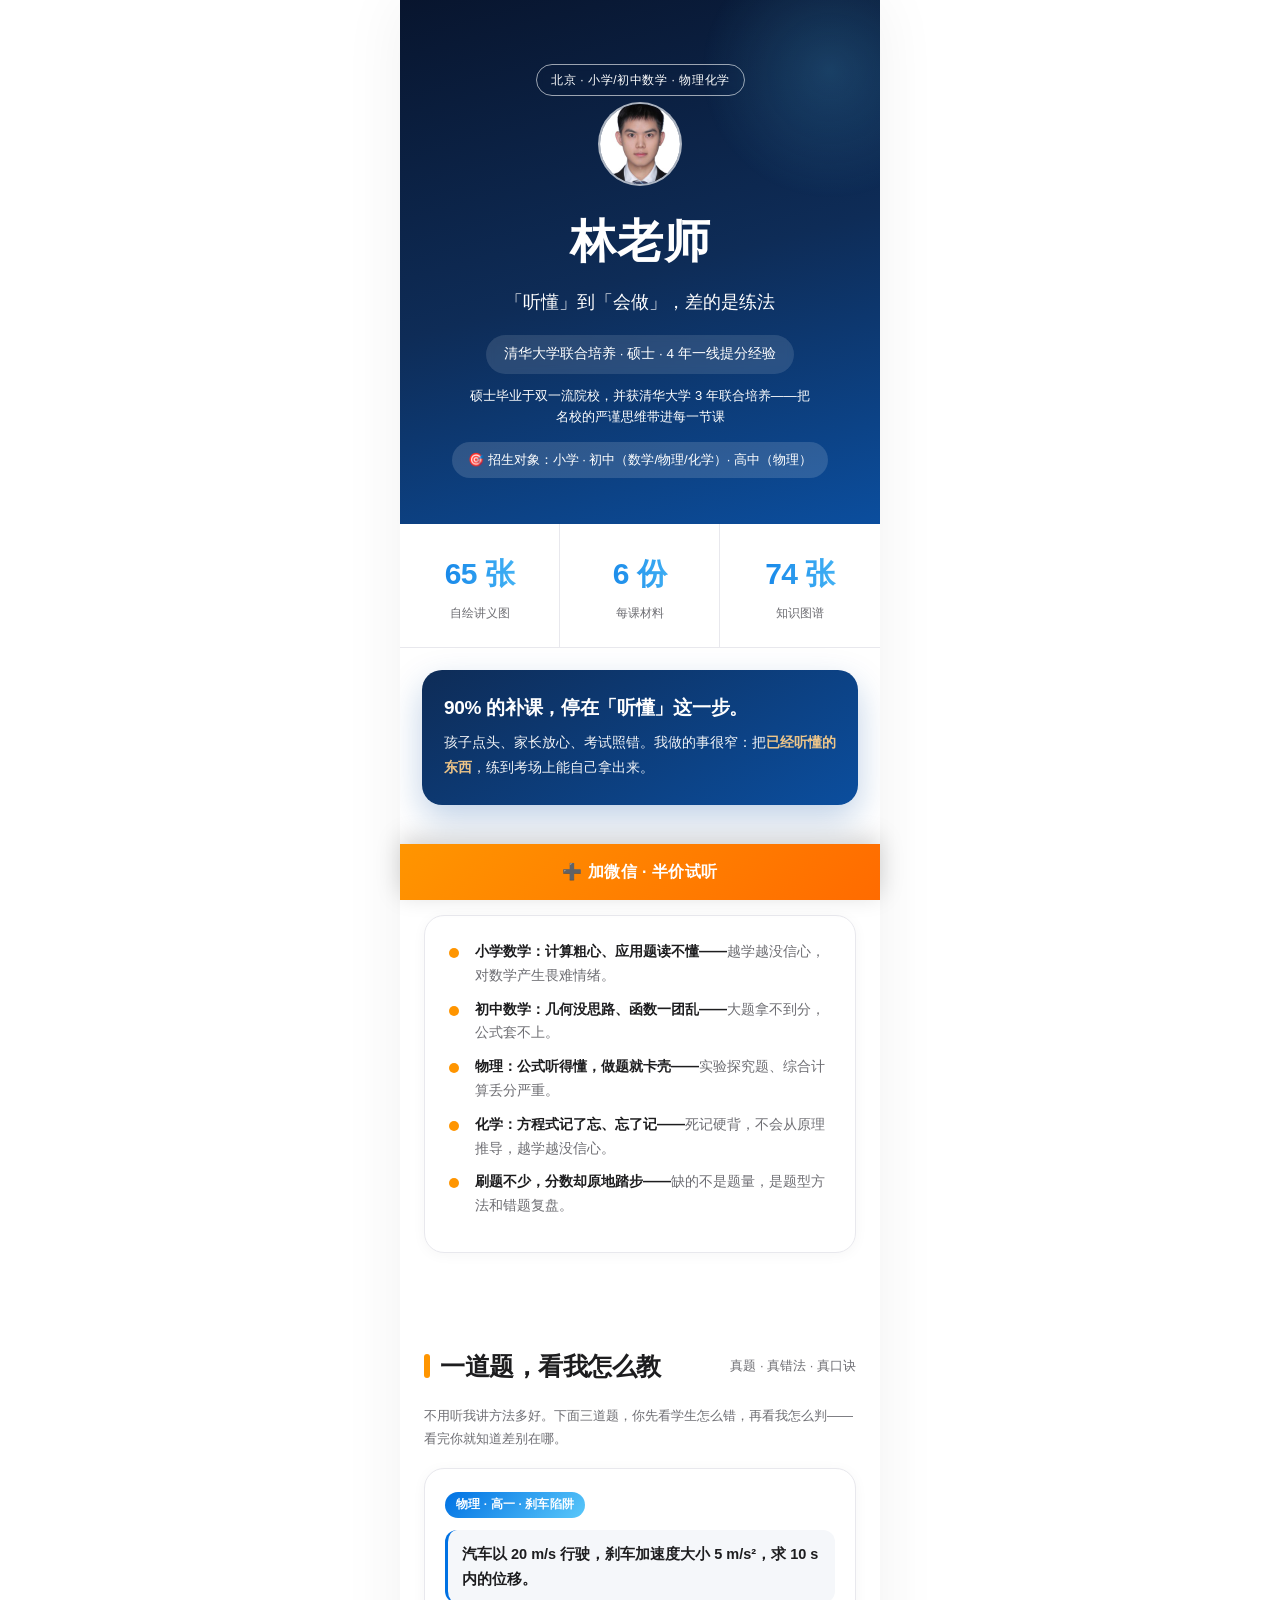
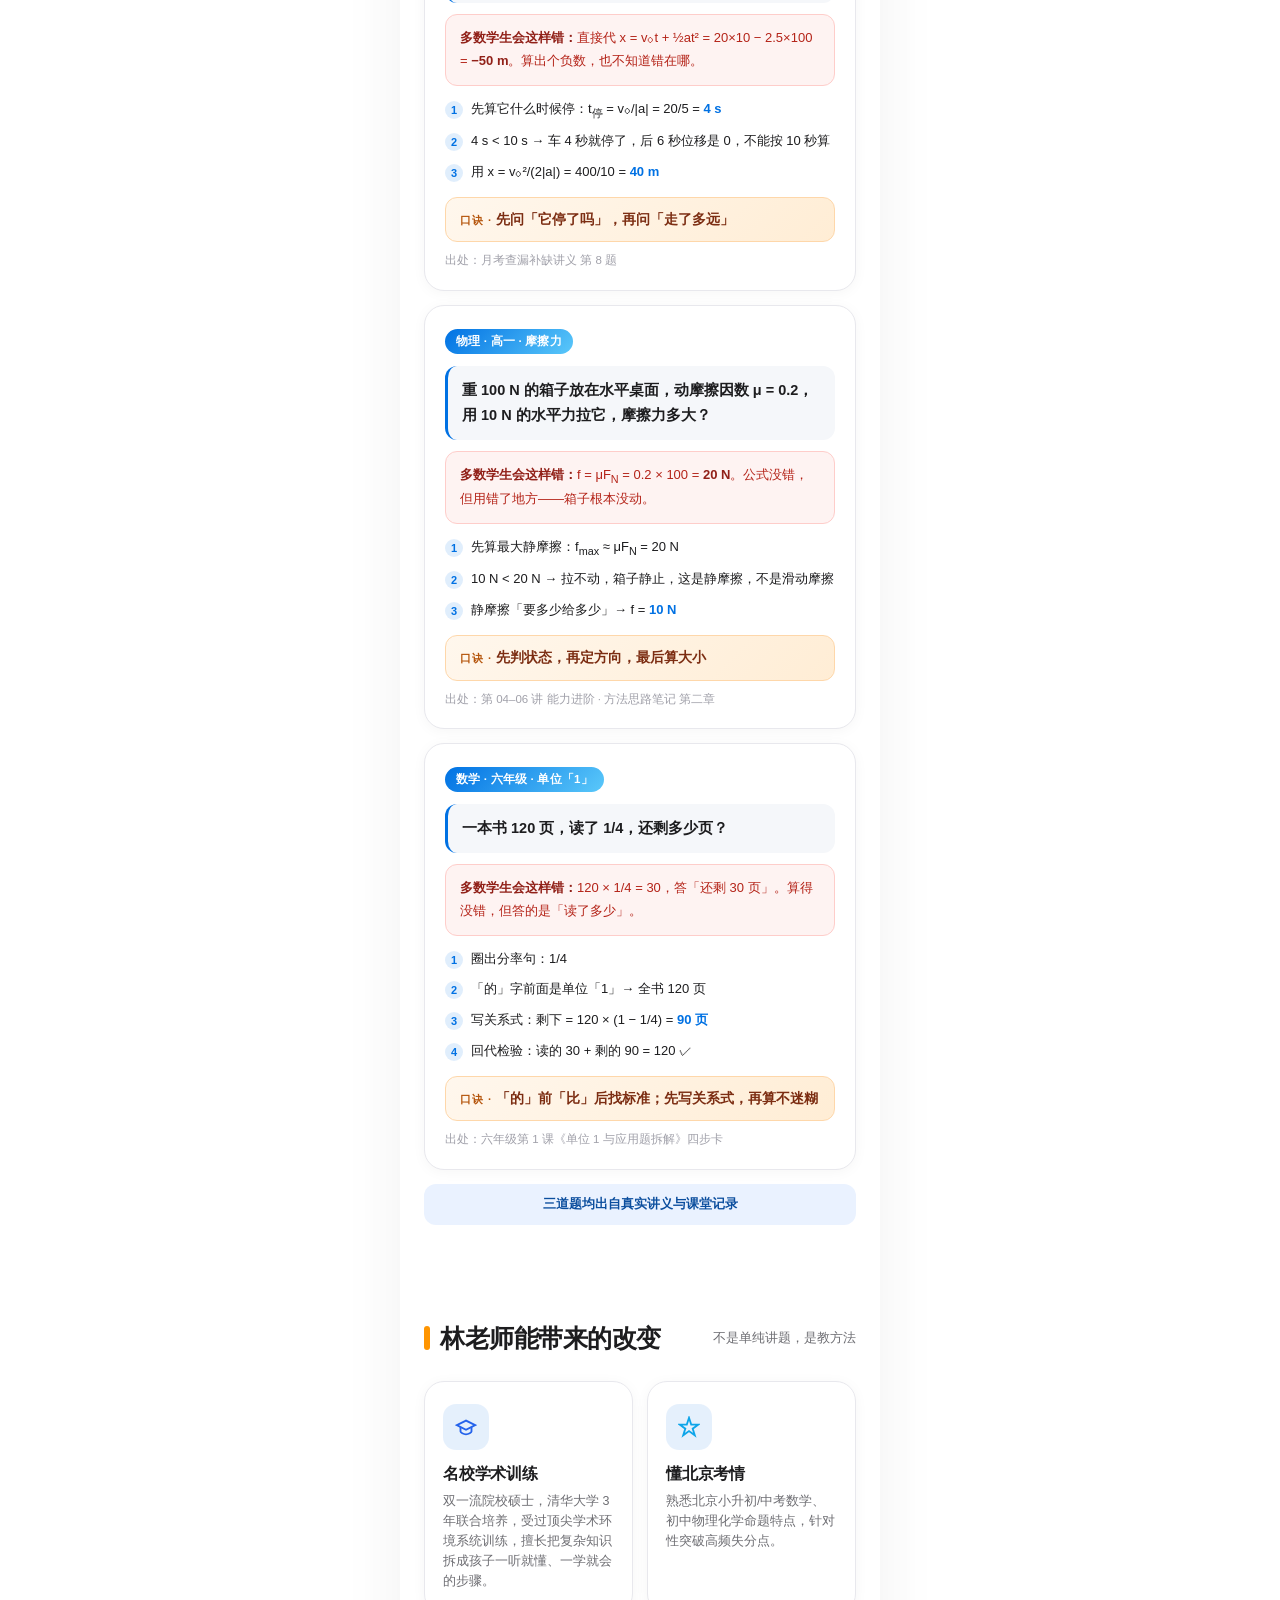
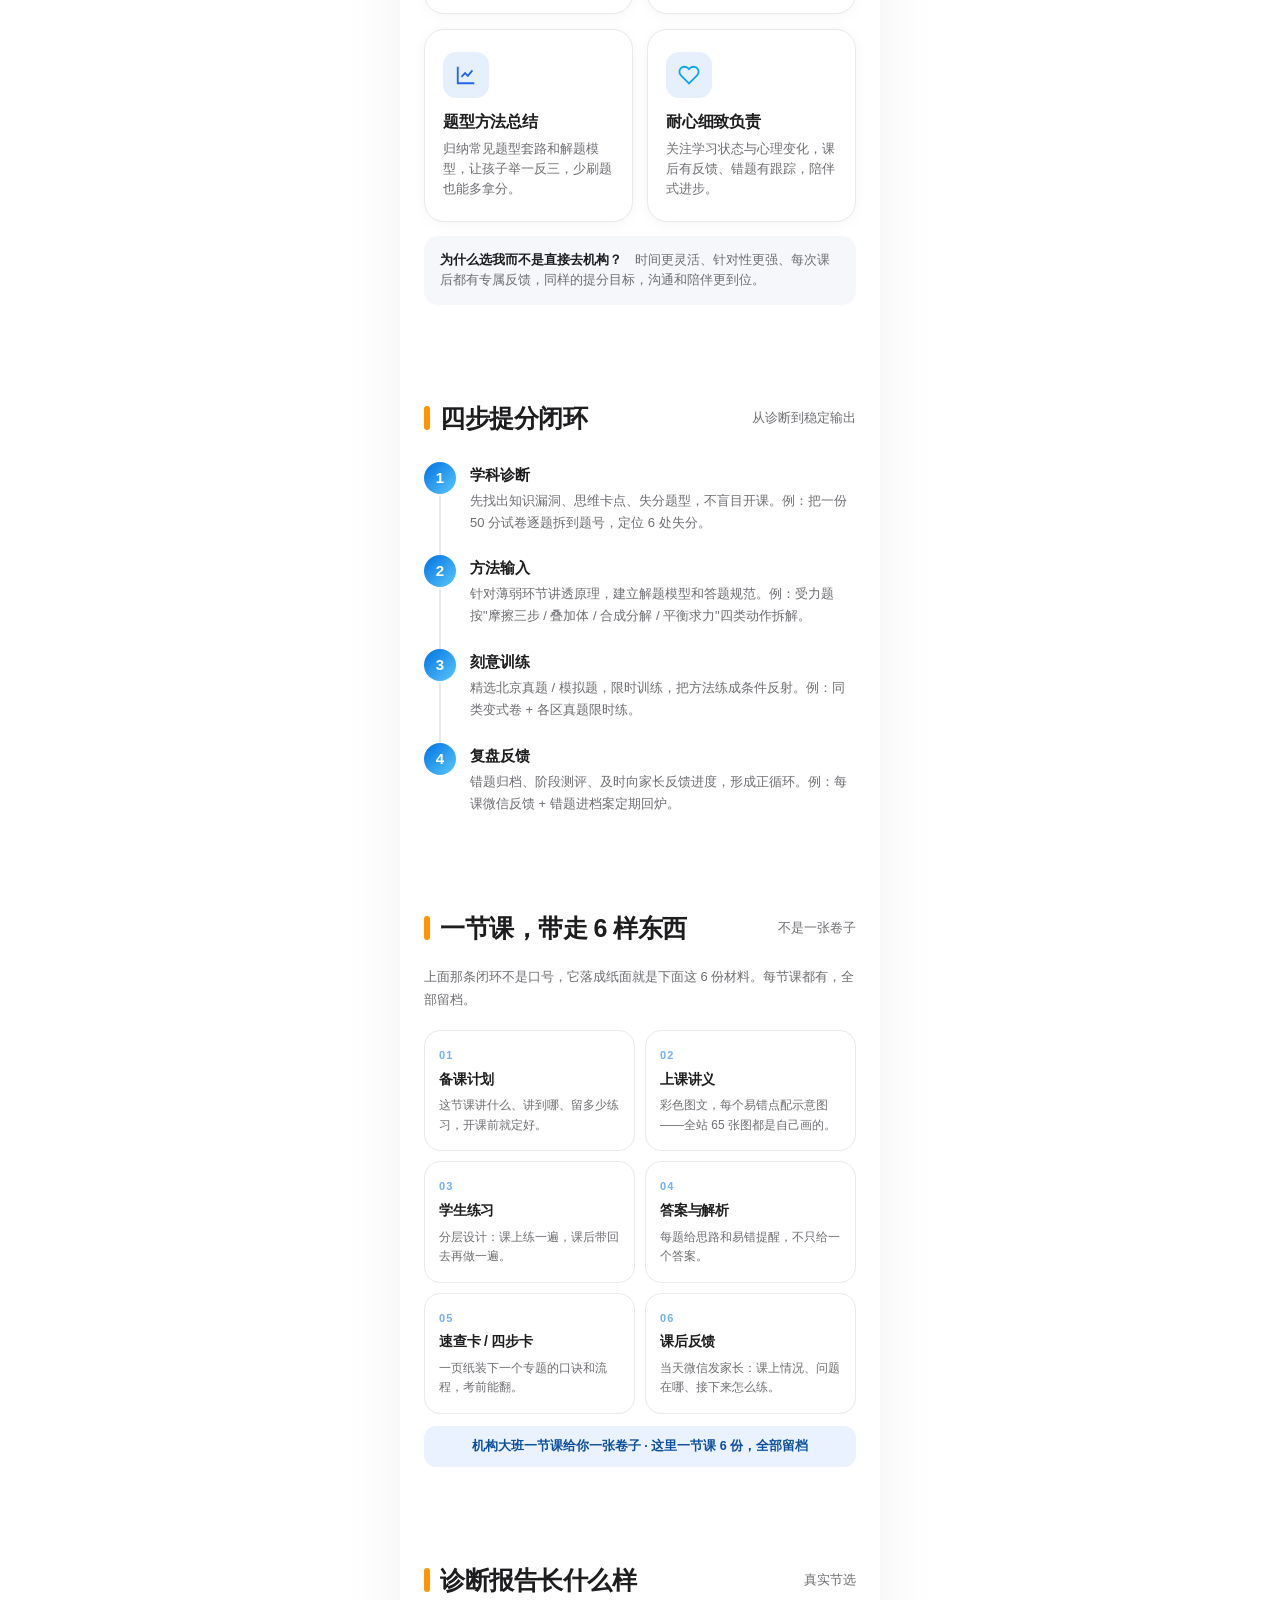
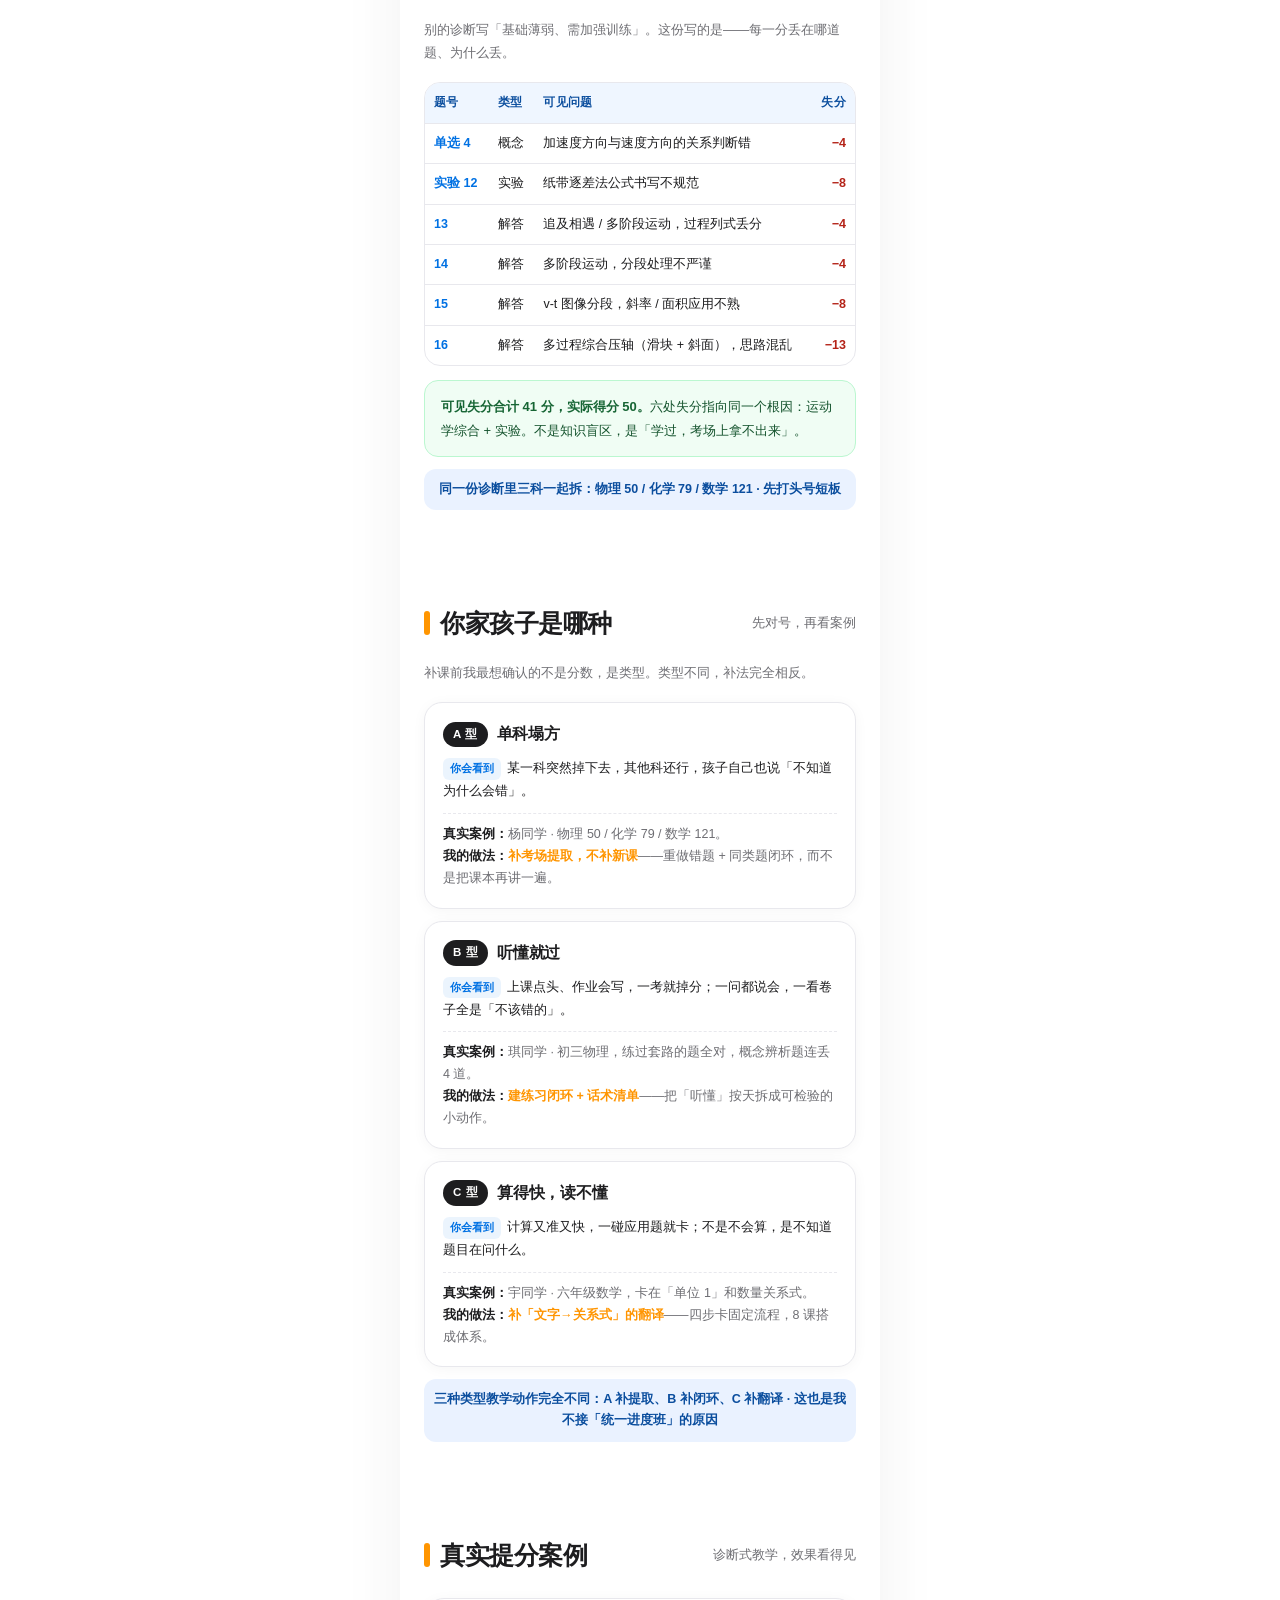
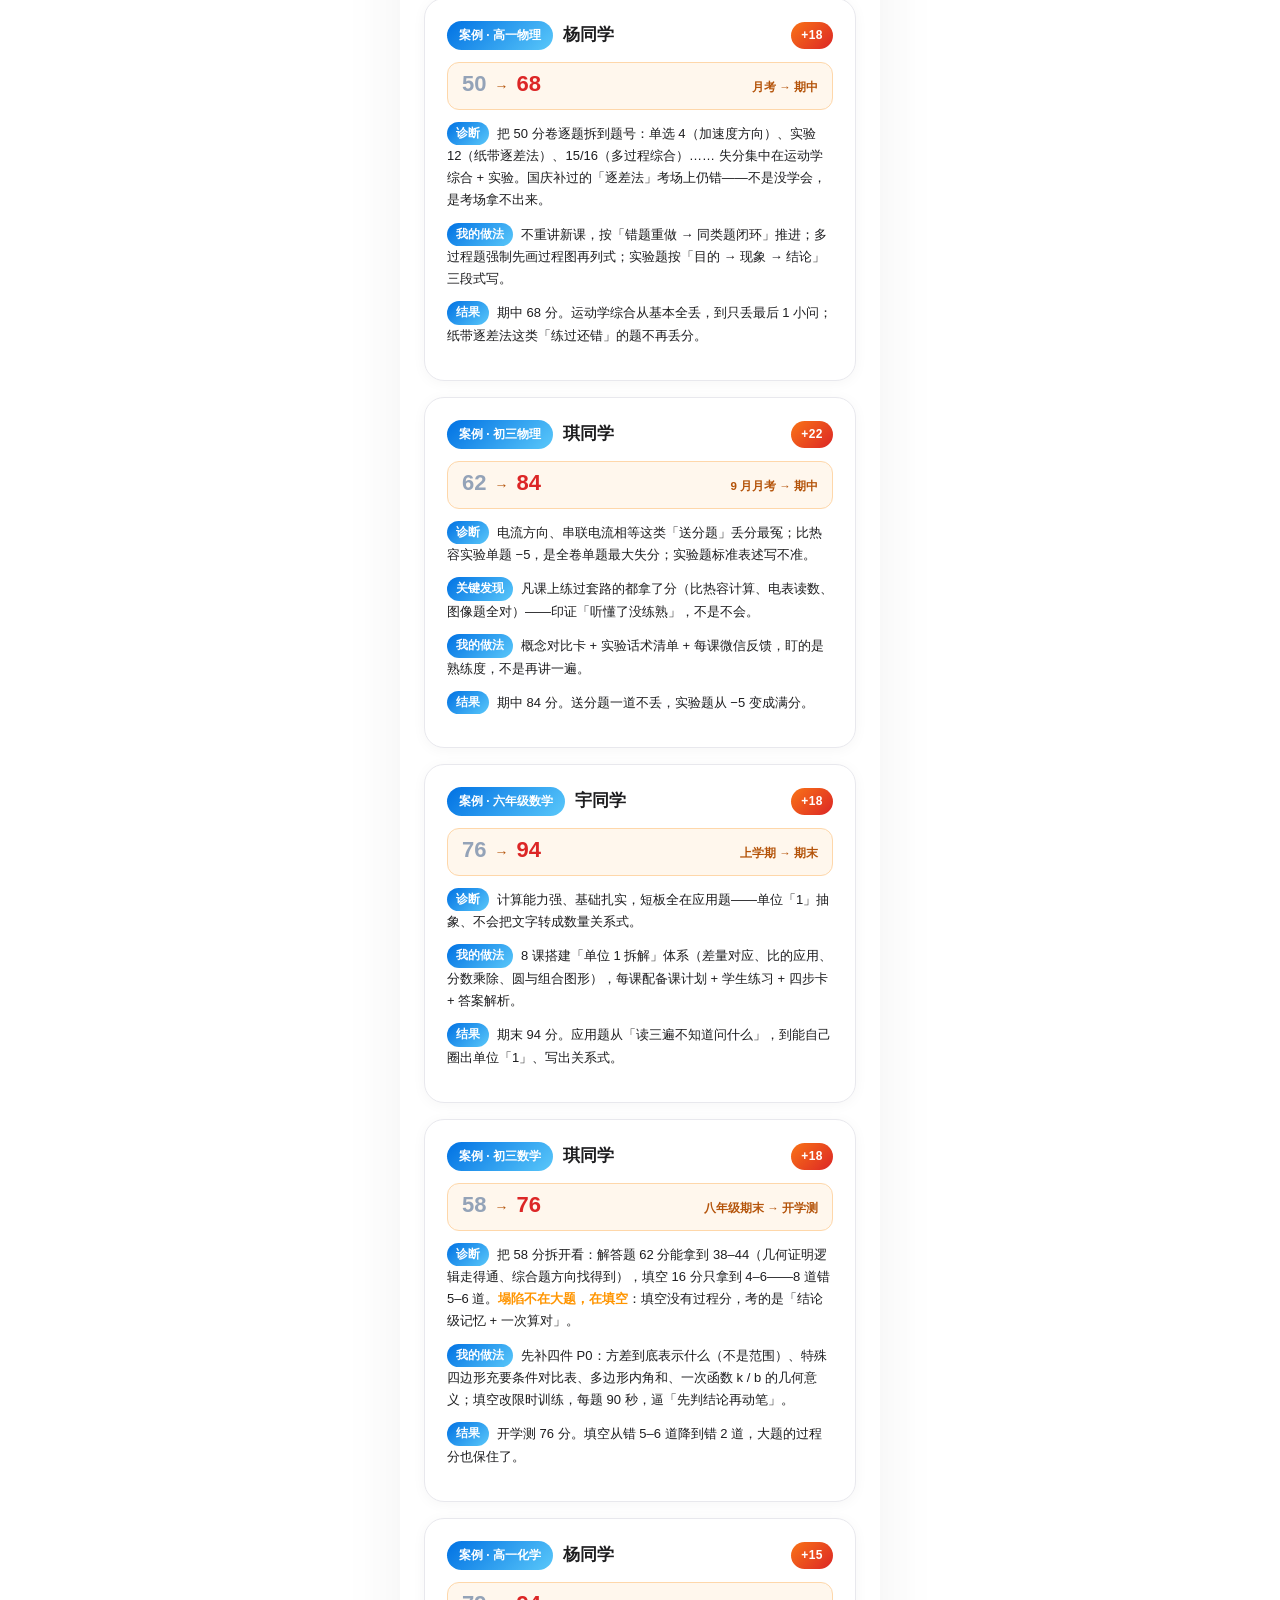
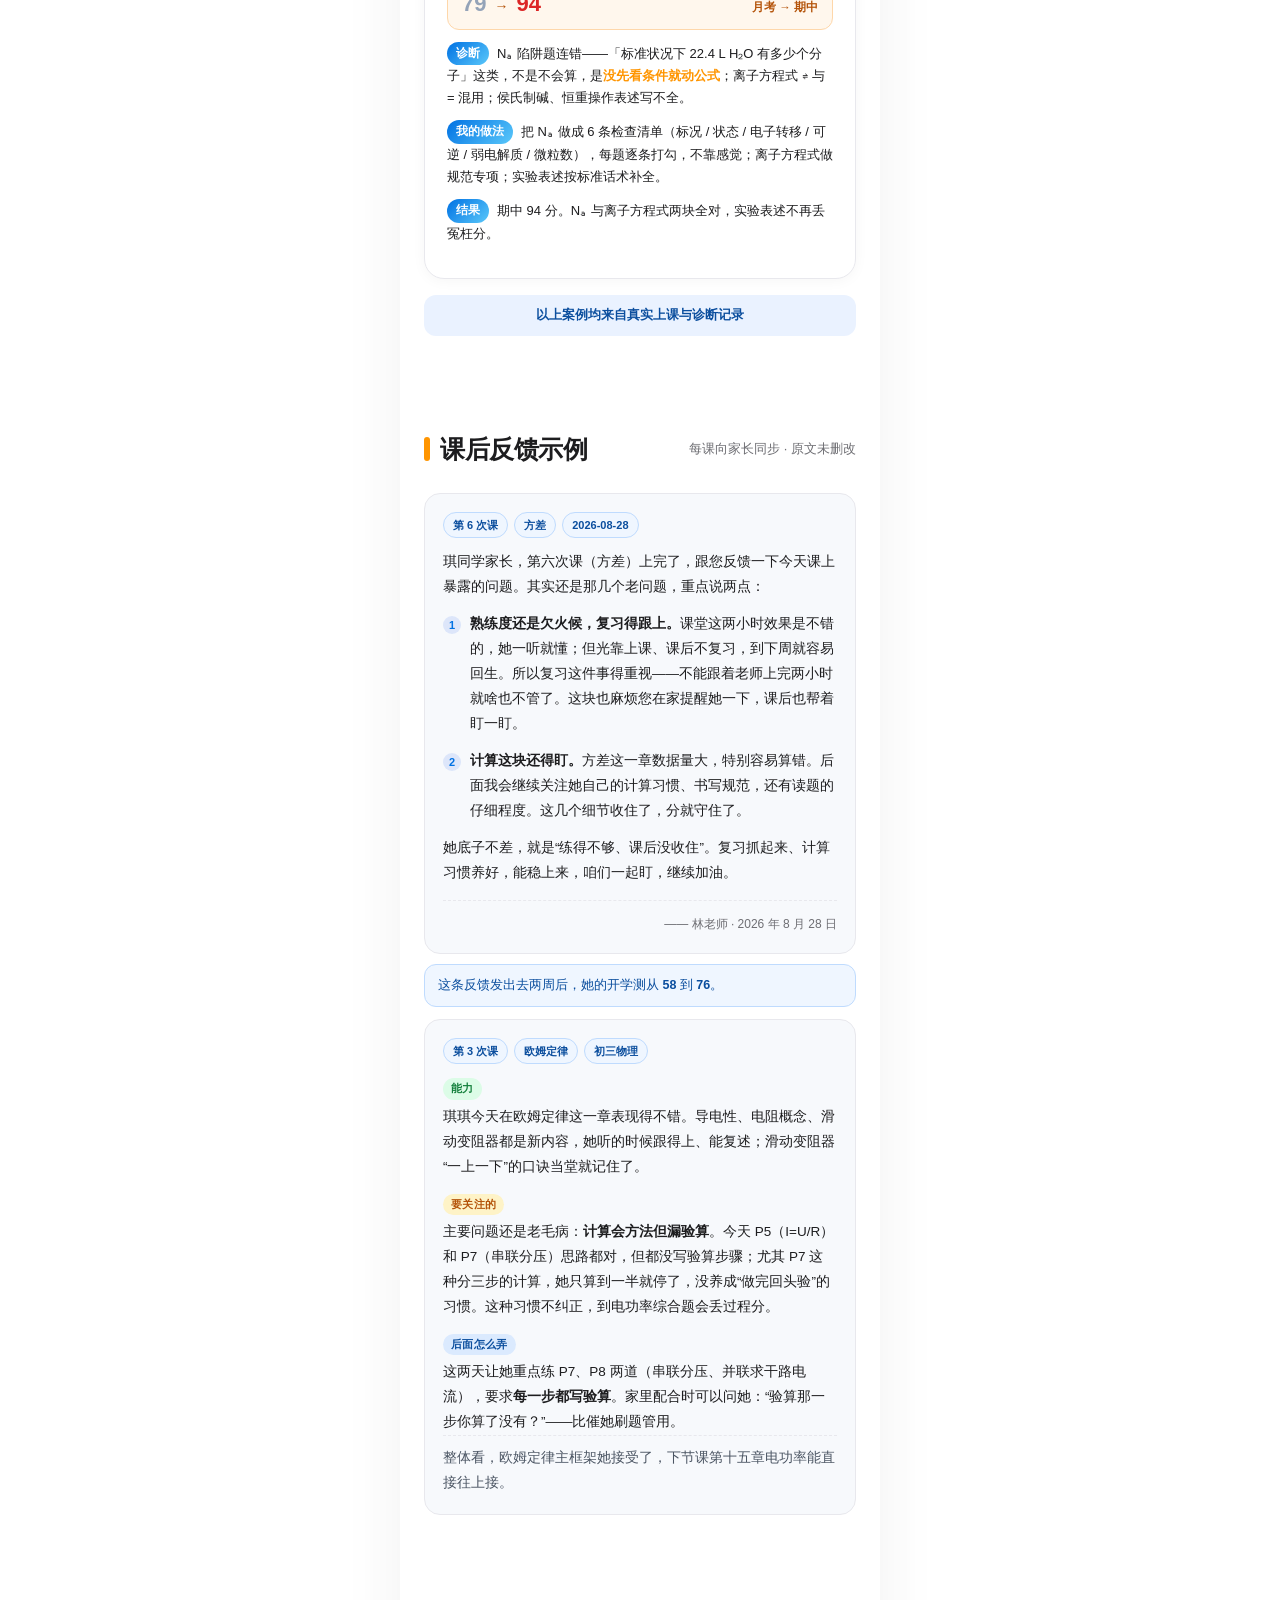
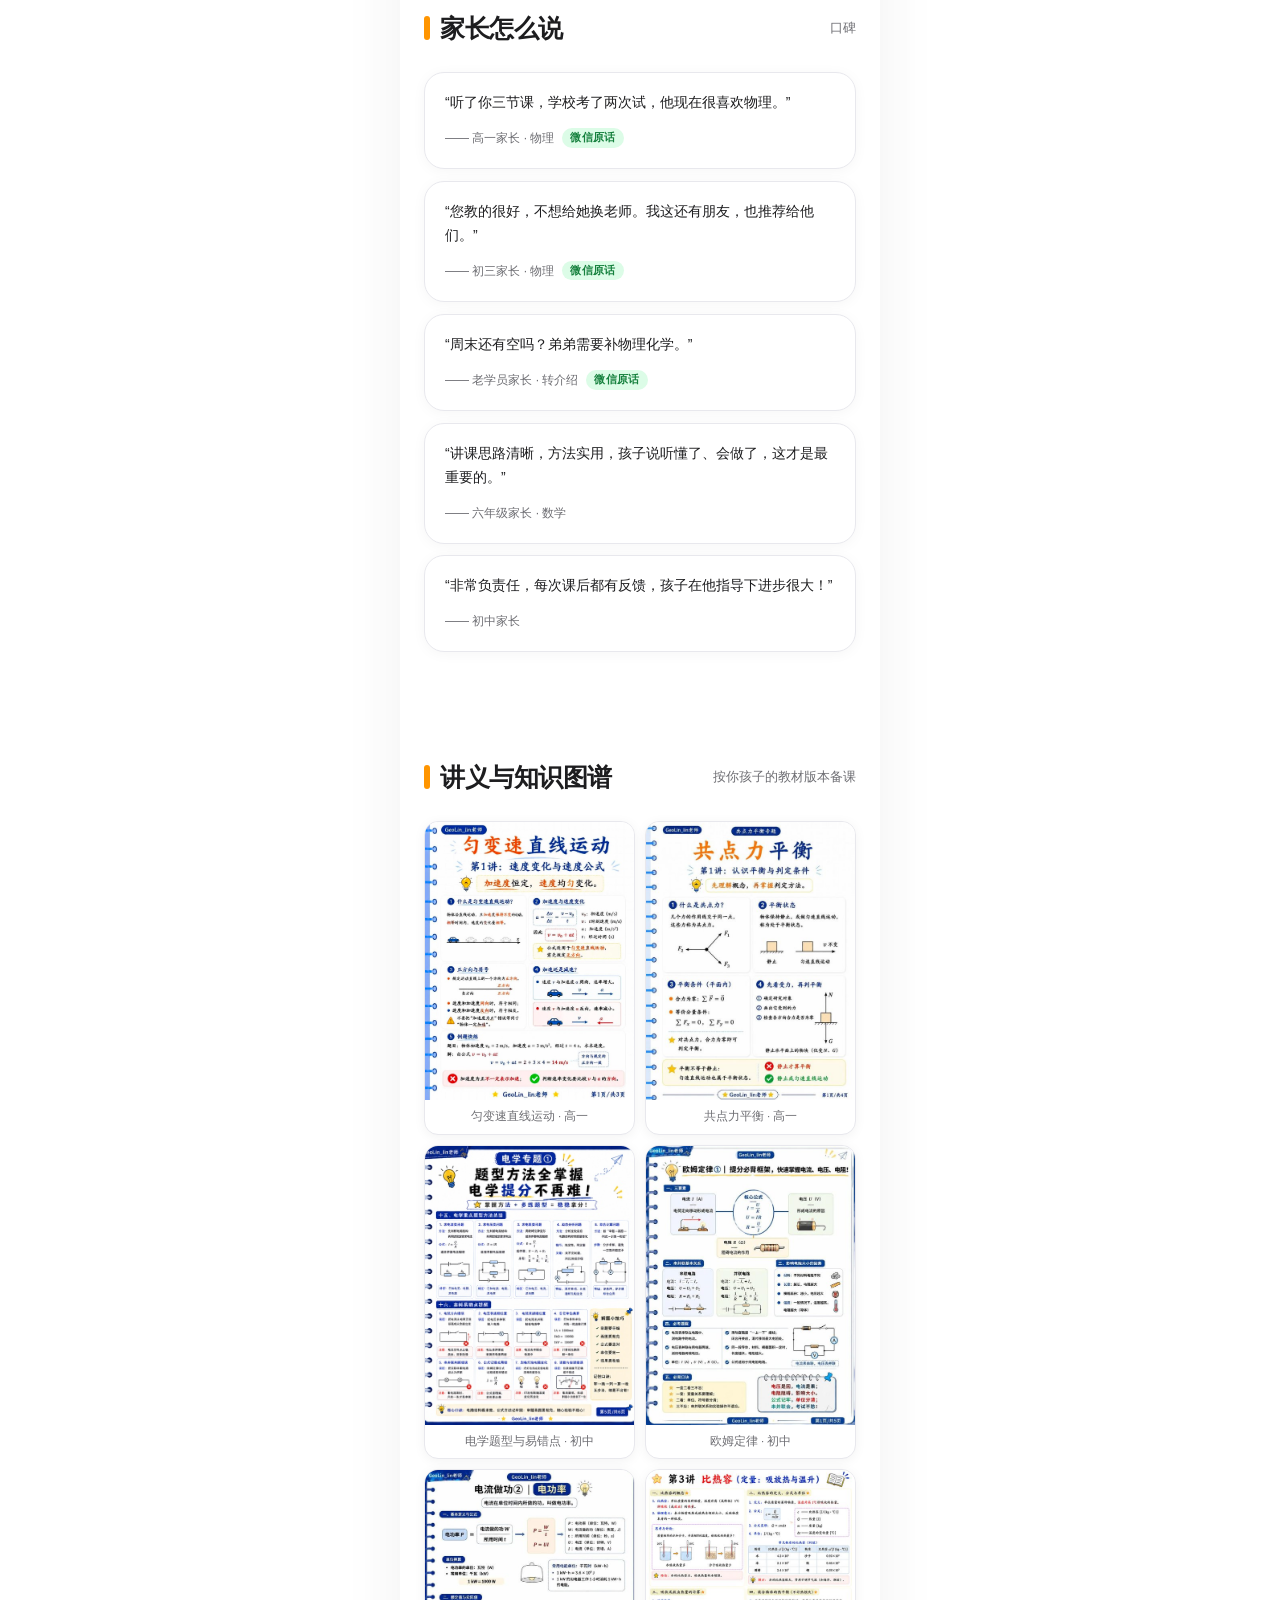
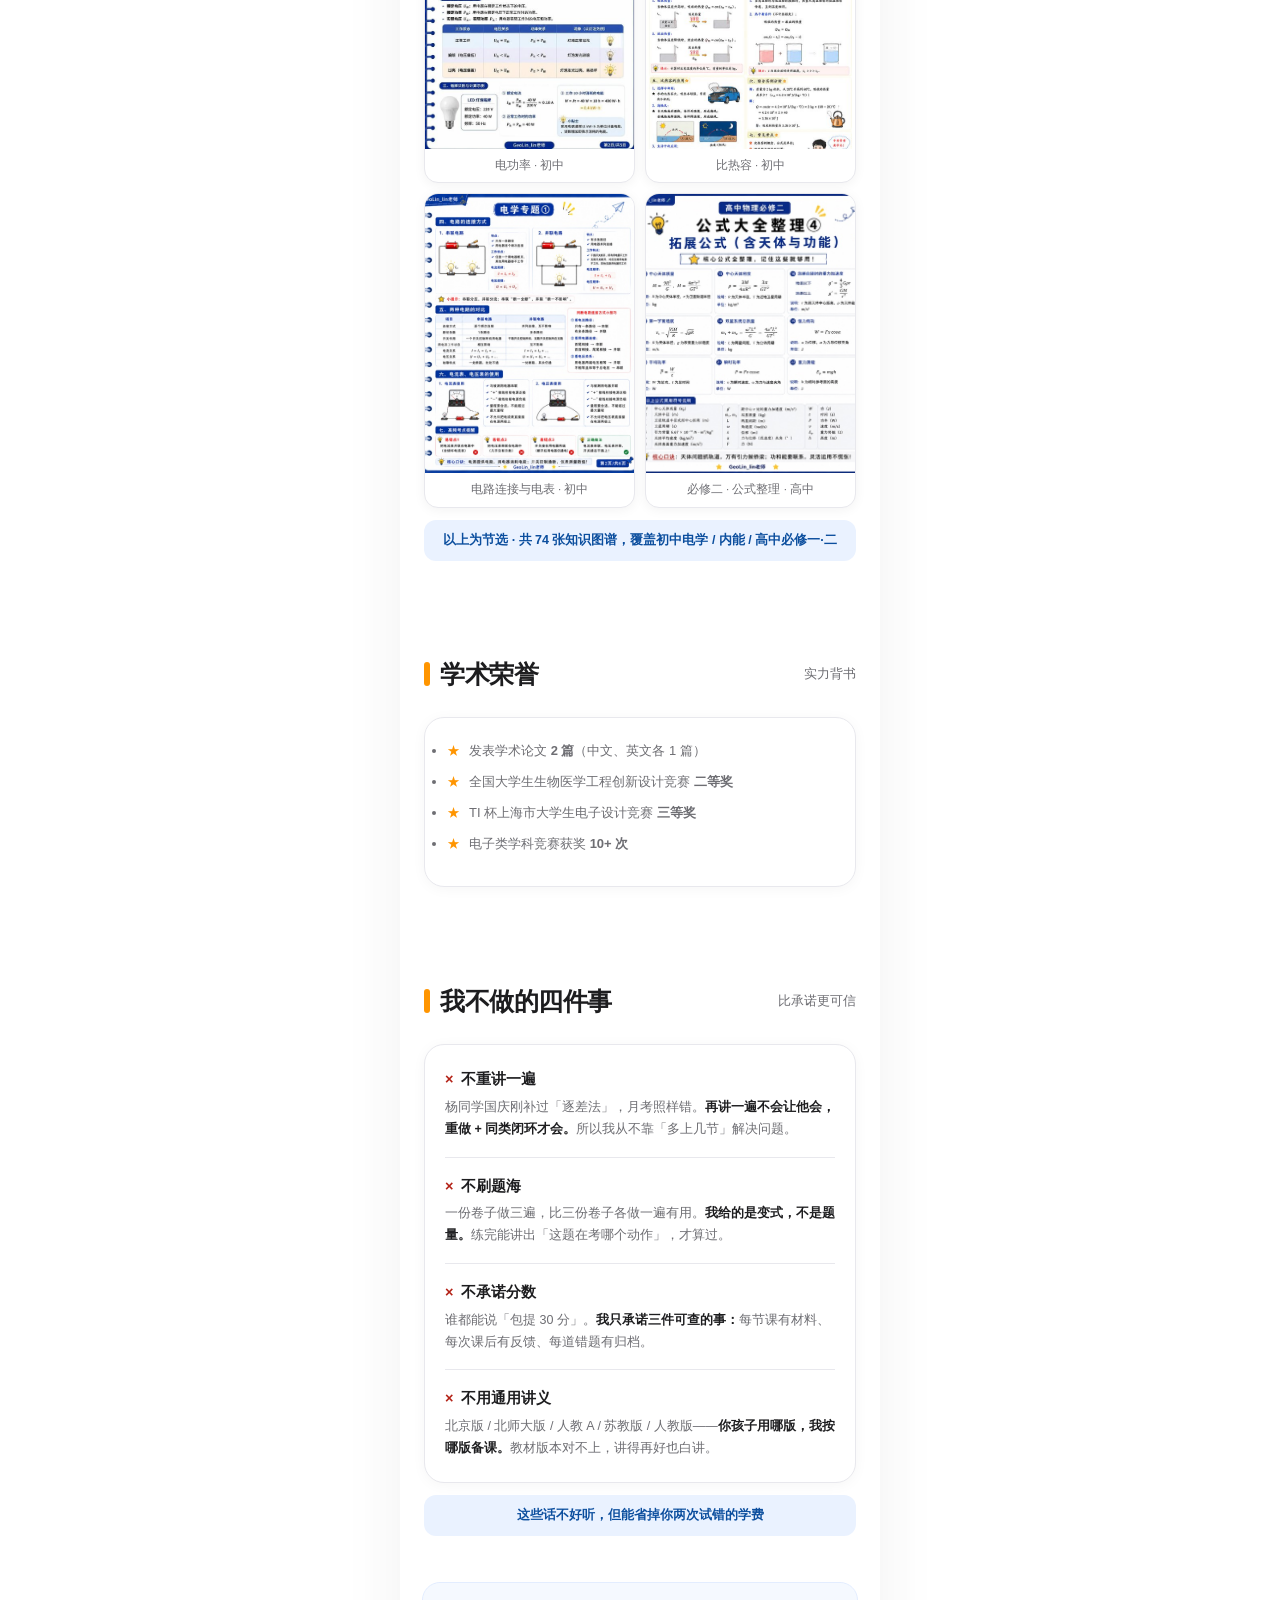
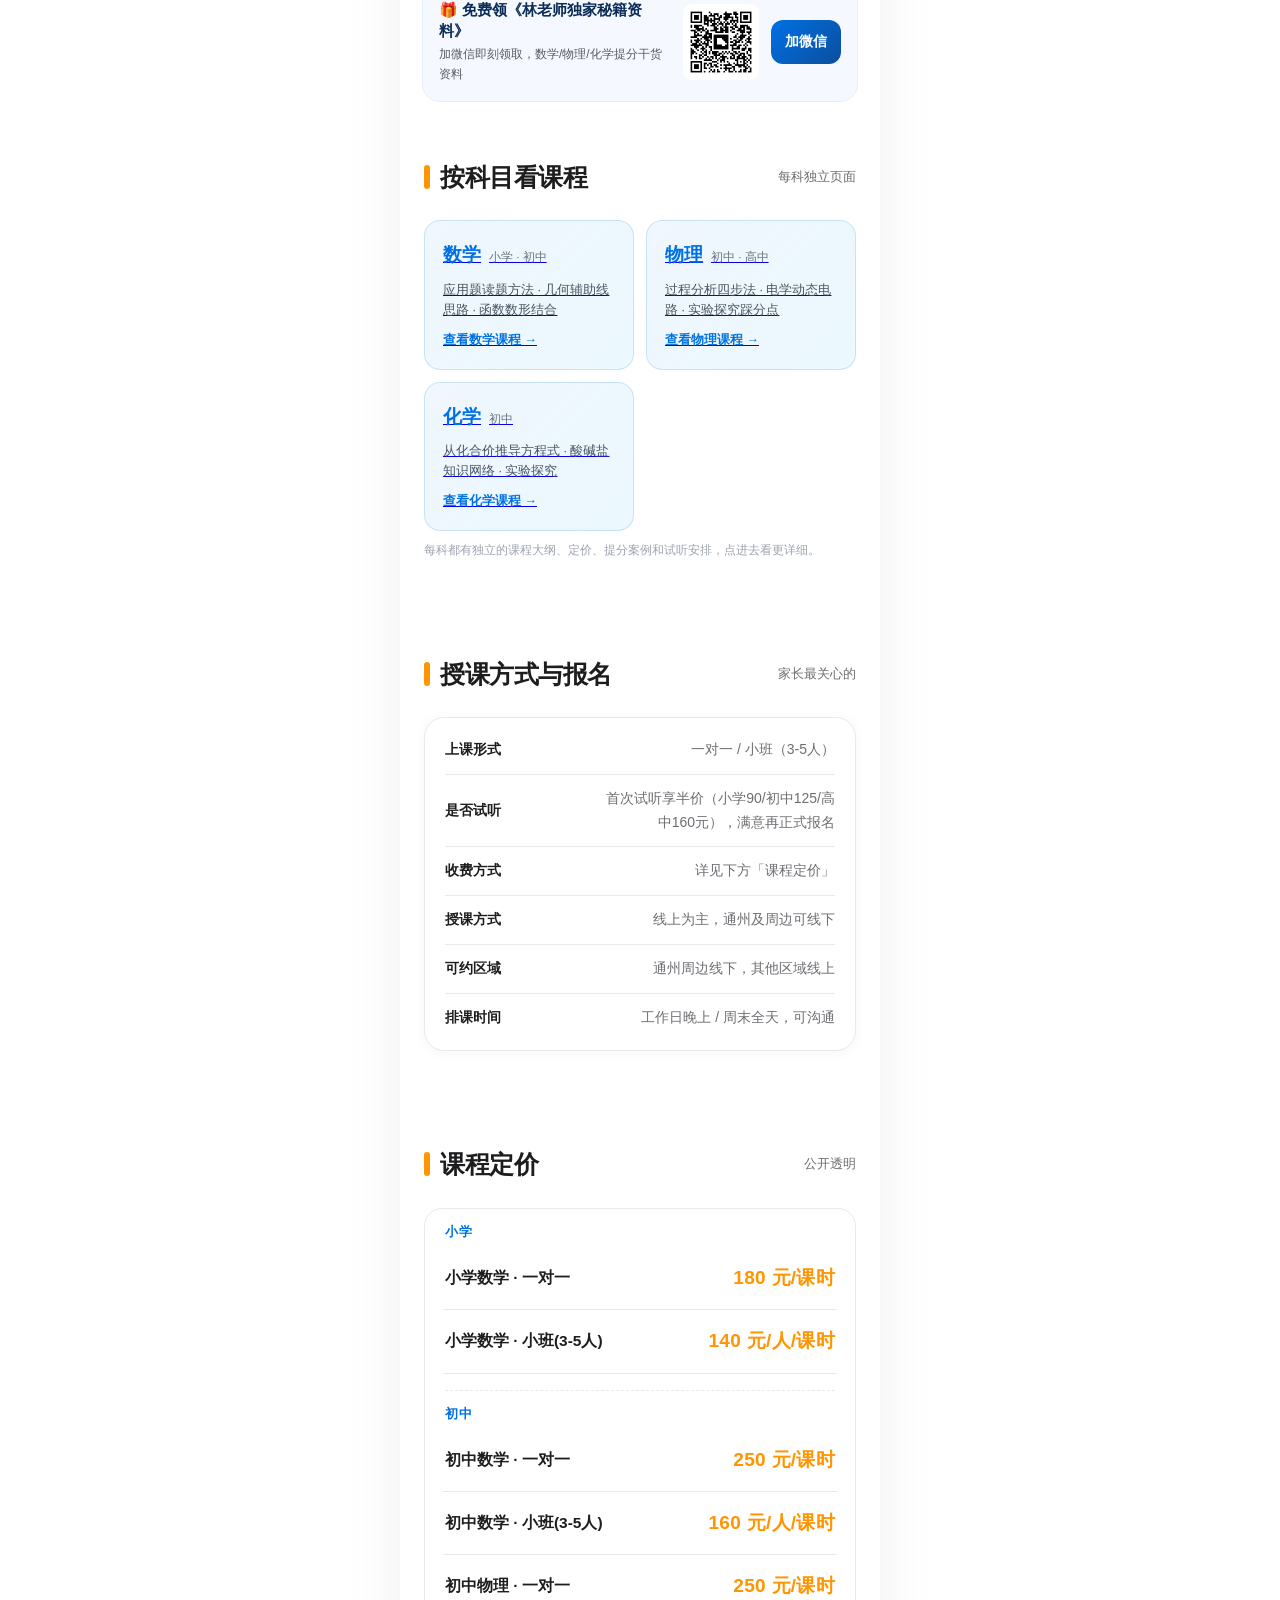
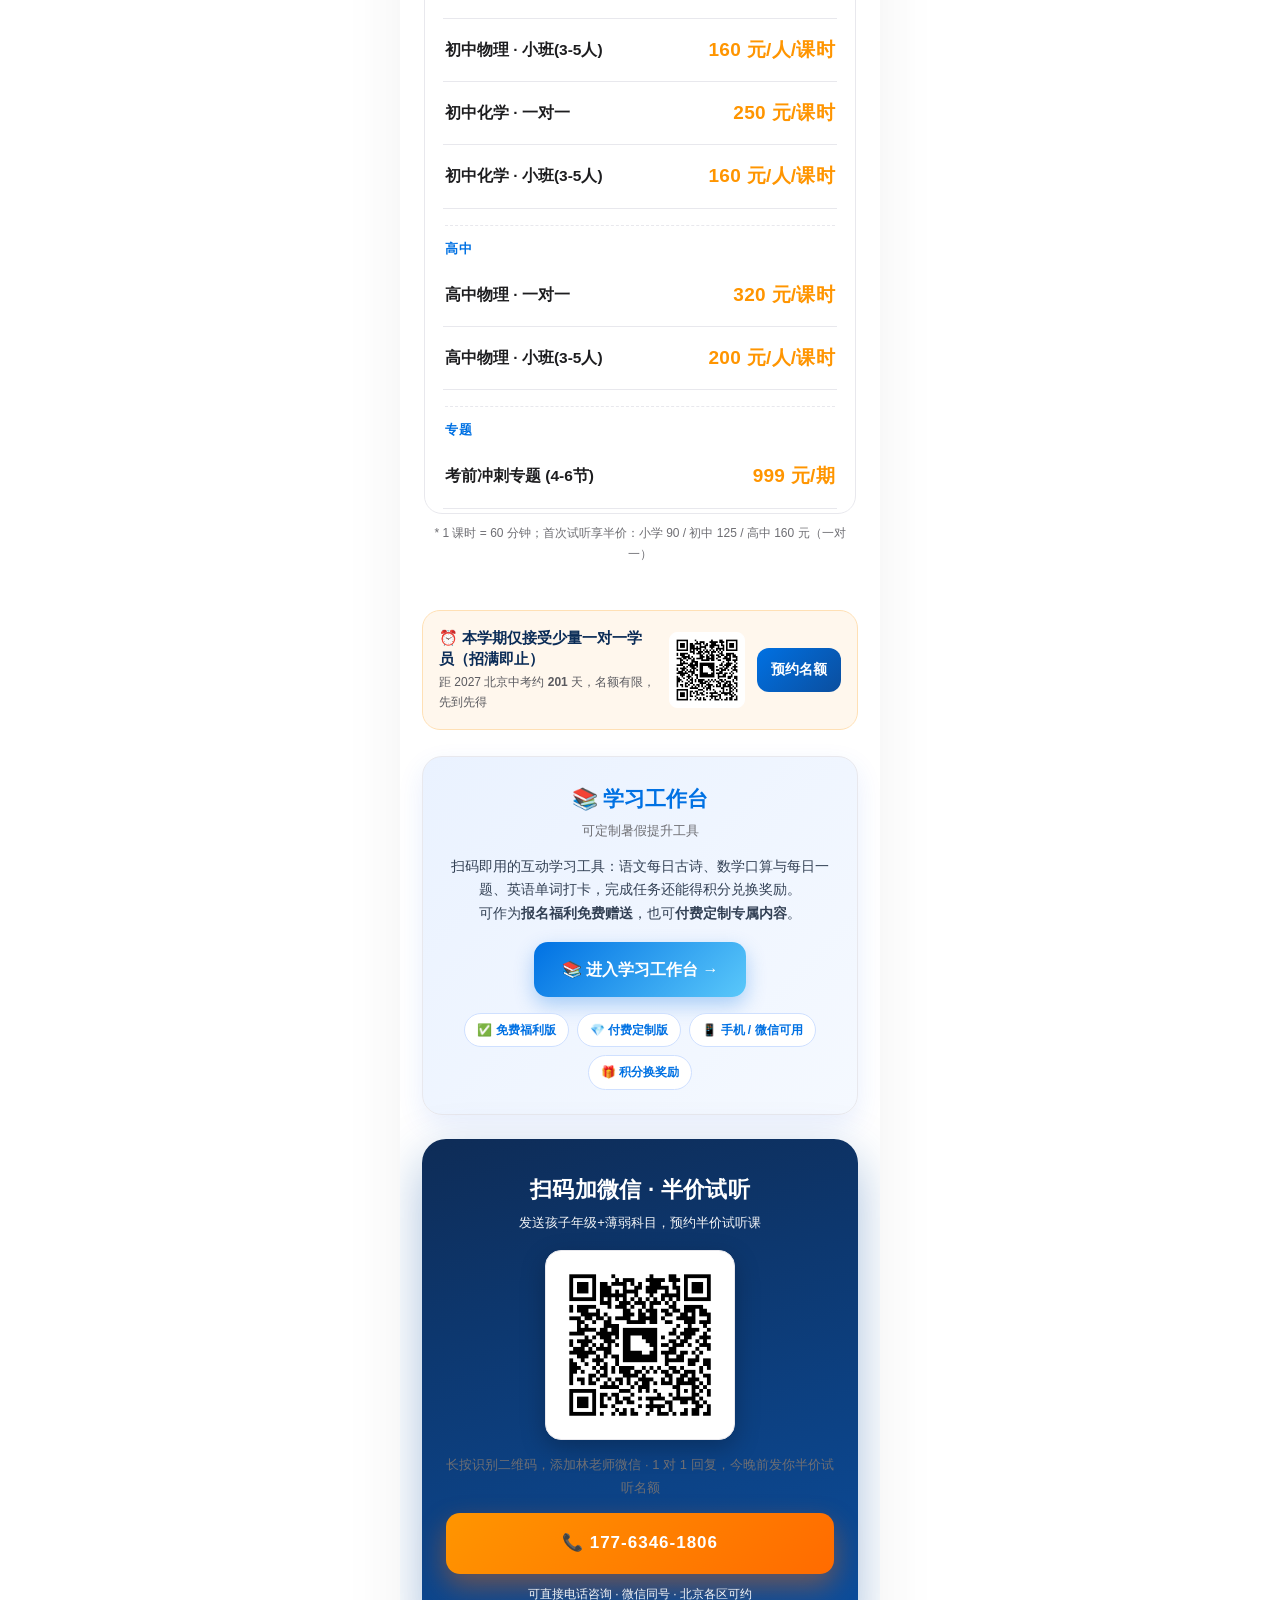
<file: index.html>
<!DOCTYPE html>
<html lang="zh-CN" data-page-node-id="M6EBmsi2HKWc4PpLNbW6hD">
<head data-page-node-id="tDhwx71V0k1Bbhv6nfAfQ1">
<meta charset="UTF-8" data-page-node-id="Aq4HT8BlabJvpYPKRcGAFr">
<meta name="viewport" content="width=device-width, initial-scale=1.0" data-page-node-id="Z8fhvQFKoQlNF8BPrti3JZ">
<title>林老师 · 北京小学/初中数学 · 初中物理化学 · 高中物理辅导</title>
<meta property="og:title" content="林老师 · 北京小学/初中数学 · 初中物理化学 · 高中物理辅导" data-page-node-id="R3pxLBp2RXc3aqlnABaEb4">
<meta property="og:description" content="清华大学 3 年联合培养硕士，4 年一线提分经验，专注北京小学/初中数学、初中物理化学、高中物理，把名校的严谨思维带进课堂，真实提分案例可见。" data-page-node-id="aBnyDZqYQA0Qa1lC51Ch1A">
<meta property="og:image" content="https://ethanlin616.github.io/cover.png" data-page-node-id="gmcEAz8oXecuZfeWREWbqJ">
<meta property="og:image:width" content="1200" data-page-node-id="ER3dKhISQom8A3JOOEhwIM">
<meta property="og:image:height" content="630" data-page-node-id="wIfUfgZqYsmcJFSBvaNNPl">
<meta property="og:url" content="https://ethanlin616.github.io/" data-page-node-id="WobGWDkx1Q7BjmTrkYZ3Bh">
<meta property="og:type" content="website" data-page-node-id="mukk3PToreYQlPsdRLbZlh">
<meta name="twitter:card" content="summary_large_image" data-page-node-id="rX0SVt8LduGn2ZMT6P8QCD">
<meta name="description" content="林老师，清华大学 3 年联合培养硕士，4 年一线提分经验。北京小学数学、初中数学/物理/化学、高中物理一对一辅导，课程大纲与定价公开，真实提分案例可见，首次试听半价。">
<link rel="icon" type="image/png" href="favicon.png">
<link rel="apple-touch-icon" href="favicon.png">
<style>
  :root{
    --c1:#0071E3;        /* 主色-Apple蓝 */
    --c2:#5AC8FA;        /* 辅色-亮蓝 */
    --accent:#FF9500;    /* 强调-Apple橙 */
    --ink:#1D1D1F;       /* 近黑 */
    --muted:#6E6E73;     /* 灰 */
    --bg:#FFFFFF;
    --card:#FFFFFF;
    --line:#E8E8ED;
  }
  *{box-sizing:border-box;margin:0;padding:0;-webkit-tap-highlight-color:transparent;}
  body{font-family:-apple-system,BlinkMacSystemFont,"PingFang SC","Microsoft YaHei","Segoe UI",sans-serif;color:var(--ink);background:var(--bg);line-height:1.7;-webkit-font-smoothing:antialiased;}
  .wrap{max-width:480px;margin:0 auto;background:var(--bg);overflow:hidden;box-shadow:0 0 40px rgba(37,99,235,.10);}

  .hero{position:relative;padding:46px 26px 36px;color:#fff;overflow:hidden;background:linear-gradient(135deg,#1E3A8A 0%,#2563EB 60%,#0EA5E9 100%);}
  .hero::after{content:"";position:absolute;right:-50px;top:-50px;width:200px;height:200px;border-radius:50%;background:rgba(255,255,255,.08);}
  .hero::before{content:"";position:absolute;left:-30px;bottom:-40px;width:140px;height:140px;border-radius:50%;background:rgba(255,255,255,.06);}
  .badge{display:inline-block;font-size:12px;padding:5px 14px;border:1px solid rgba(255,255,255,.55);border-radius:999px;}
  .hero h1{font-size:36px;font-weight:800;margin:14px 0 4px;letter-spacing:1px;}
  .hero .sub{font-size:18px;font-weight:600;opacity:.95;}
  .hero .tag{margin-top:16px;font-size:14px;opacity:.92;background:rgba(255,255,255,.12);display:inline-block;padding:7px 16px;border-radius:999px;}
  .hero .tsinghua{margin-top:10px;font-size:13px;opacity:.9;}

  .quick-bar{display:grid;grid-template-columns:repeat(3,1fr);background:var(--card);border-bottom:1px solid var(--line);}
  .quick-bar div{padding:18px 4px;text-align:center;border-right:1px solid var(--line);}
  .quick-bar div:last-child{border-right:none;}
  .quick-bar b{display:block;font-size:22px;font-weight:800;color:var(--c1);}
  .quick-bar span{font-size:12px;color:var(--muted);}

  section{padding:30px 22px;}
  .sec-title{display:flex;align-items:center;gap:10px;font-size:20px;font-weight:800;margin-bottom:18px;}
  .sec-title .dot{width:8px;height:22px;border-radius:6px;background:linear-gradient(var(--c1),var(--c2));}
  .sec-title small{font-size:13px;font-weight:500;color:var(--muted);margin-left:auto;}

  .pain{background:var(--card);border:1px solid var(--line);border-radius:18px;padding:20px;box-shadow:0 6px 18px rgba(15,23,42,.04);}
  .pain ul{list-style:none;}
  .pain li{position:relative;padding-left:26px;margin-bottom:10px;font-size:14px;color:var(--muted);}
  .pain li::before{content:"";position:absolute;left:0;top:8px;width:10px;height:10px;border-radius:50%;background:var(--accent);}
  .pain li b{color:var(--ink);}

  .grid{display:grid;grid-template-columns:1fr 1fr;gap:14px;}
  .feat{background:var(--card);border:1px solid var(--line);border-radius:18px;padding:18px 14px;box-shadow:0 6px 18px rgba(15,23,42,.04);}
  .feat .ic{width:42px;height:42px;border-radius:12px;display:flex;align-items:center;justify-content:center;background:linear-gradient(135deg,rgba(37,99,235,.12),rgba(14,165,233,.12));margin-bottom:10px;}
  .feat h3{font-size:15px;font-weight:700;margin-bottom:4px;}
  .feat p{font-size:12px;color:var(--muted);}

  .steps{counter-reset:s;}
  .step{position:relative;padding:0 0 22px 46px;}
  .step:last-child{padding-bottom:0;}
  .step::before{counter-increment:s;content:counter(s);position:absolute;left:0;top:0;width:32px;height:32px;border-radius:50%;color:#fff;font-weight:800;font-size:15px;display:flex;align-items:center;justify-content:center;background:linear-gradient(135deg,var(--c1),var(--c2));}
  .step::after{content:"";position:absolute;left:15px;top:34px;bottom:0;width:2px;background:var(--line);}
  .step:last-child::after{display:none;}
  .step h4{font-size:15px;font-weight:700;margin-bottom:2px;}
  .step p{font-size:13px;color:var(--muted);}

  .case{background:var(--card);border:1px solid var(--line);border-radius:18px;padding:20px;margin-bottom:14px;}
  .case .head{display:flex;align-items:center;gap:10px;margin-bottom:12px;}
  .case .tag-pill{font-size:12px;font-weight:700;color:#fff;background:linear-gradient(135deg,var(--c1),var(--c2));padding:4px 12px;border-radius:999px;}
  .case .title{font-size:16px;font-weight:800;}
  .case .bar{height:10px;border-radius:5px;background:var(--line);overflow:hidden;margin:8px 0;}
  .case .bar i{display:block;height:100%;border-radius:5px;background:linear-gradient(90deg,var(--c1),var(--c2));}
  .case .result{display:flex;justify-content:space-between;align-items:center;font-size:13px;}
  .case .result b{font-size:18px;color:var(--accent);}
  .case .desc{font-size:13px;color:var(--muted);margin-top:10px;padding-top:10px;border-top:1px dashed var(--line);}

  .honors{background:var(--card);border:1px solid var(--line);border-radius:18px;padding:18px;}
  .honors li{position:relative;padding-left:22px;margin-bottom:9px;font-size:13px;color:var(--muted);}
  .honors li::before{content:"★";position:absolute;left:0;color:var(--accent);}

  .quote{background:#EFF6FF;border:1px solid #BFDBFE;border-radius:16px;padding:16px;margin-bottom:12px;}
  .quote p{font-size:14px;color:var(--ink);margin-bottom:8px;}
  .quote span{font-size:12px;color:var(--muted);}

  .qr-card{margin:24px 22px 0;background:var(--card);border:2px solid var(--c1);border-radius:20px;padding:26px 22px;text-align:center;box-shadow:0 12px 30px rgba(37,99,235,.12);}
  .qr-card h3{font-size:18px;font-weight:800;margin-bottom:4px;}
  .qr-card .sub{font-size:13px;color:var(--muted);margin-bottom:16px;}
  .qr-box{width:180px;height:180px;margin:0 auto 14px;border-radius:12px;background:#fff;border:1px solid var(--line);display:flex;align-items:center;justify-content:center;overflow:hidden;}
  .qr-box img{width:100%;height:100%;object-fit:contain;}
  .cta-tel{display:block;text-decoration:none;color:#fff;font-size:17px;font-weight:800;padding:16px;border-radius:14px;letter-spacing:1px;background:linear-gradient(135deg,var(--accent),#F97316);box-shadow:0 10px 24px rgba(245,158,11,.35);margin-top:14px;}
  .tel-note{font-size:12px;color:var(--muted);margin-top:10px;}

  footer{text-align:center;font-size:12px;color:var(--muted);padding:28px 22px 34px;}
  footer .line{height:1px;background:var(--line);margin:0 0 14px;}

  html{scroll-behavior:smooth;}
  .wrap{padding-bottom:66px;}
  .avatar{width:84px;height:84px;border-radius:50%;margin:6px auto 10px;background:rgba(255,255,255,.15);border:2px solid rgba(255,255,255,.6);display:flex;align-items:center;justify-content:center;color:rgba(255,255,255,.85);font-size:13px;text-align:center;overflow:hidden;line-height:1.2;}
  .avatar img{width:100%;height:100%;object-fit:cover;}
  .target{margin-top:12px;font-size:13px;background:rgba(255,255,255,.14);display:inline-block;padding:6px 14px;border-radius:999px;}
  .hook-card{margin:0 22px 6px;background:linear-gradient(135deg,#EFF6FF,#DBEAFE);border:1px solid #BFDBFE;border-radius:16px;padding:14px 16px;display:flex;align-items:center;gap:12px;}
  .hook-card.scarcity{background:linear-gradient(135deg,#FFFBEB,#FEF3C7);border-color:#FCD34D;}
  .hook-left{flex:1;min-width:0;}
  .hook-title{font-size:14px;font-weight:800;color:#1E3A8A;line-height:1.4;}
  .hook-sub{font-size:12px;color:#475569;margin-top:3px;}
  .hook-qr{width:76px;height:76px;border-radius:8px;background:#fff;border:1px solid #fff;flex:none;object-fit:contain;}
  .hook-btn{flex:none;display:inline-flex;align-items:center;justify-content:center;text-decoration:none;color:#fff;font-size:14px;font-weight:800;white-space:nowrap;background:transparent;padding:0;}
  .hook-btn .hb-inner{padding:10px 14px;border-radius:12px;background:linear-gradient(135deg,#0071E3,#0B4E9E);transition:filter .2s ease, transform .15s ease;}
  .hook-btn:hover .hb-inner{filter:brightness(1.05);}
  .hook-btn:active .hb-inner{transform:scale(.97);}
  .hook-right{display:flex;align-items:center;gap:12px;flex:none;}
  .diff{margin-top:14px;font-size:13px;color:var(--muted);background:#F1F5F9;border-radius:12px;padding:12px 14px;line-height:1.6;}
  .diff b{color:var(--ink);}
  .svc{background:var(--card);border:1px solid var(--line);border-radius:18px;padding:6px 18px;}
  .svc-item{display:flex;justify-content:space-between;align-items:center;padding:12px 0;border-bottom:1px solid var(--line);font-size:14px;}
  .svc-item:last-child{border-bottom:none;}
  .svc-item b{color:var(--ink);font-weight:700;flex:none;}
  .svc-item span{color:var(--muted);text-align:right;max-width:62%;}
  .track{margin-top:12px;font-size:12.5px;color:var(--muted);text-align:center;background:#F1F5F9;border-radius:12px;padding:10px;}
  /* 吸底 CTA：外层透明矩形保证 100% 可点击（圆角不再产生点击死区），视觉由内层呈现 */
  .sticky-cta{position:fixed;bottom:0;left:50%;transform:translateX(-50%);width:100%;max-width:480px;height:56px;display:flex;align-items:center;justify-content:center;text-decoration:none;color:#fff;font-size:16px;font-weight:800;letter-spacing:.5px;z-index:50;background:transparent;}
  .sticky-cta .sticky-inner{position:absolute;inset:0;background:linear-gradient(135deg,#FF9500,#FF6B00);border-radius:0;display:flex;align-items:center;justify-content:center;box-shadow:0 -6px 24px rgba(0,0,0,.18);transition:filter .18s ease, transform .12s ease, opacity .12s ease;}
  .sticky-cta:hover .sticky-inner{filter:brightness(1.04);}
  .sticky-cta:active .sticky-inner{transform:scale(.99);opacity:.92;}


  /* ===== Apple 风格增强：大留白 + 强对比 + 克制动效 ===== */
  body{background:var(--bg);}
  .wrap{background:var(--bg);box-shadow:0 0 60px rgba(0,0,0,.06);}

  /* Hero — 高级深蓝，居中 */
  .hero{text-align:center;padding:64px 26px 46px;background:linear-gradient(165deg,#08152E 0%,#0E2C57 52%,#0B4E9E 100%);}
  .hero::after{background:radial-gradient(circle,rgba(90,200,250,.18),transparent 70%);width:260px;height:260px;right:-80px;top:-60px;}
  .hero::before{display:none;}
  .hero .badge{border-color:rgba(255,255,255,.6);font-size:12px;letter-spacing:.6px;backdrop-filter:blur(4px);}
  .hero h1{font-size:46px;font-weight:700;letter-spacing:1px;margin:16px 0 6px;}
  .hero .sub{font-size:18px;font-weight:500;opacity:.95;}
  .hero .tag{margin-top:18px;font-size:13.5px;background:rgba(255,255,255,.12);padding:8px 18px;border-radius:999px;backdrop-filter:blur(4px);display:inline-block;}
  .hero .tsinghua{margin-top:12px;font-size:13px;opacity:.85;line-height:1.6;max-width:340px;margin-left:auto;margin-right:auto;}
  .hero .target{margin-top:14px;font-size:13px;background:rgba(255,255,255,.14);padding:7px 16px;border-radius:999px;}

  /* 数据条 — 超大渐变数字 */
  .quick-bar{border-bottom:1px solid var(--line);}
  .quick-bar div{padding:24px 4px;}
  .quick-bar b{font-size:30px;font-weight:700;letter-spacing:-.5px;background:linear-gradient(90deg,var(--c1),var(--c2));-webkit-background-clip:text;background-clip:text;-webkit-text-fill-color:transparent;}
  .quick-bar span{font-size:12px;color:var(--muted);margin-top:4px;display:block;}

  /* 区块 — 大留白 */
  section{padding:46px 24px;}
  .sec-title{font-size:25px;font-weight:700;letter-spacing:-.5px;color:var(--ink);margin-bottom:22px;}
  .sec-title .dot{width:6px;height:24px;border-radius:4px;background:var(--accent);}
  .sec-title small{font-size:13px;font-weight:500;color:var(--muted);margin-left:auto;letter-spacing:0;}

  /* 卡片 — 柔和精致 */
  .pain,.feat,.case,.svc,.honors,.quote{border:1px solid var(--line);border-radius:20px;background:var(--card);box-shadow:0 2px 14px rgba(0,0,0,.04);}
  .pain{padding:24px;}
  .feat{padding:22px 18px;}
  .feat .ic{width:46px;height:46px;border-radius:13px;background:rgba(0,113,227,.10);}
  .feat h3{font-size:16px;font-weight:700;letter-spacing:-.2px;}
  .feat p{font-size:12.5px;color:var(--muted);line-height:1.6;}
  .case{padding:22px;margin-bottom:16px;}
  .case .title{font-size:17px;}
  .case .result b{font-size:20px;}
  .honors{padding:22px;}
  .quote{padding:18px 20px;}
  .svc{padding:8px 20px;}

  /* 价格行 — 关键信息突出 */
  .price-row{display:flex;justify-content:space-between;align-items:center;padding:15px 2px;border-bottom:1px solid var(--line);}
  .price-row b{font-size:15.5px;color:var(--ink);font-weight:600;}
  .price-row span{font-size:19px;color:var(--accent);font-weight:800;letter-spacing:.3px;white-space:nowrap;transition:filter .3s ease, transform .3s ease;}
  .price-row{transition:background .25s ease, transform .25s ease, border-radius .25s ease;}
  .price-row:hover{background:#F5F9FF;border-radius:10px;}
  .price-row:hover span{filter:saturate(1.25) brightness(1.04);}
  .price-row b{transition:color .25s ease;}
  .price-row:hover b{color:var(--c1);}
  .price-group{font-size:13px;font-weight:800;color:var(--c1);letter-spacing:.5px;margin:16px 2px 4px;padding-top:12px;border-top:1px dashed var(--line);}
  .price-group:first-child{border-top:none;padding-top:2px;margin-top:6px;}

  /* 引流卡 */
  .hook-card{background:#F5F9FF;border:1px solid #E3EDFF;border-radius:18px;padding:16px;margin:0 22px 8px;}
  .hook-card.scarcity{background:#FFF7ED;border-color:#FFE0B5;}
  .hook-title{color:#0B2C57;font-size:15px;}
  .hook-sub{color:#5A5A5F;}

  .diff{background:#F5F7FA;border-radius:14px;padding:14px 16px;}
  .track{background:#EAF2FF;border-color:transparent;color:#0B4E9E;font-weight:600;}

  /* 转化区 — 深色高亮面板 */
  .qr-card{background:linear-gradient(165deg,#0E2C57,#0B4E9E);border:none;color:#fff;padding:32px 24px;border-radius:24px;box-shadow:0 18px 50px rgba(11,78,158,.35);scroll-margin-top:12px;}
  .qr-card h3{color:#fff;font-size:22px;letter-spacing:.3px;}
  .qr-card .sub{color:rgba(255,255,255,.95);}
  .qr-card p{color:rgba(255,255,255,.95);}
  .qr-card .tel-note{color:rgba(255,255,255,.95);}
  .qr-box{width:190px;height:190px;background:#fff;padding:8px;border-radius:16px;box-shadow:0 8px 24px rgba(0,0,0,.25);}
  .cta-tel{background:linear-gradient(135deg,#FF9500,#FF6B00);box-shadow:0 12px 28px rgba(255,107,0,.4);}

  /* 吸底 CTA 视觉已统一到基础规则中的 .sticky-inner */

  /* 悬浮与动效 */
  .feat,.pain,.case,.svc,.honors,.quote,.qr-card{transition:transform .3s ease, box-shadow .3s ease, opacity .7s ease;}
  .feat:hover,.pain:hover,.case:hover{transform:translateY(-4px);box-shadow:0 14px 34px rgba(0,0,0,.09);}
  .cta-tel,.hook-btn,.sticky-cta{transition:transform .15s ease, box-shadow .25s ease, filter .2s ease;}
  .cta-tel:active{transform:scale(.97);}
  .cta-tel:hover,.hook-btn:hover{filter:brightness(1.05);}
  /* hook-btn 视觉已统一到基础规则中的 .hb-inner */

  body.js-anim .reveal{opacity:0;transform:translateY(26px);transition:opacity .7s ease, transform .7s cubic-bezier(.16,1,.3,1);will-change:opacity,transform;}
  body.js-anim .reveal.is-visible{opacity:1;transform:none;}
  .case .bar i{transition:width 1.1s cubic-bezier(.16,1,.3,1);}
  @media (prefers-reduced-motion: reduce){
    body.js-anim .reveal{opacity:1!important;transform:none!important;}
  }

  /* ===== 小屏手机适配：避免硬挤导致的尴尬换行 ===== */
  @media (max-width:420px){
    .wrap{padding-bottom:60px;}
    .hero{padding:54px 20px 38px;}
    .hero h1{font-size:38px;}
    .hero .sub{font-size:16px;}
    .hero .tag{font-size:12.5px;padding:7px 14px;}
    .hero .tsinghua{font-size:12px;max-width:100%;}
    .hero .target{font-size:12px;padding:6px 12px;}
    .badge{font-size:11px;padding:4px 10px;}

    .quick-bar div{padding:18px 2px;}
    .quick-bar b{font-size:24px;}
    .quick-bar span{font-size:11px;}

    section{padding:36px 18px;}
    .sec-title{font-size:21px;flex-wrap:wrap;gap:6px 10px;}
    .sec-title small{width:100%;margin-left:0;font-size:12px;margin-top:-2px;}

    .grid{grid-template-columns:1fr;gap:12px;}
    .feat{padding:18px 16px;}

    .hook-card{flex-direction:column;align-items:flex-start;gap:12px;padding:16px;}
    .hook-left{width:100%;}
    .hook-title{font-size:14px;line-height:1.45;}
    .hook-sub{font-size:12px;}
    .hook-qr{width:58px;height:58px;}
    .hook-btn .hb-inner{padding:9px 12px;font-size:13px;}
    .hook-right{width:100%;justify-content:space-between;}

    .svc-item{flex-direction:column;align-items:flex-start;gap:2px;padding:14px 0;}
    .svc-item span{text-align:left;max-width:100%;font-size:13px;}

    .price-wrap{padding:4px 14px!important;}
    .price-row{flex-direction:column;align-items:flex-start;gap:4px;padding:12px 0;}
    .price-row b{font-size:14.5px;}
    .price-row span{align-self:flex-end;font-size:17px;}

    .case{padding:18px;}
    .case .result{flex-direction:column;align-items:flex-start;gap:4px;font-size:12px;}
    .case .result b{font-size:16px;}

    .pain,.honors,.quote{padding:18px;}
    .quote p{font-size:13px;}

    .qr-card{padding:26px 18px;}
    .qr-box{width:160px;height:160px;}
    .cta-tel{font-size:16px;padding:14px;}
  }
  /* ===== 学习工作台入口板块 ===== */
  .wb-intro{margin:26px 22px 0;background:linear-gradient(135deg,#EAF2FF,#F5F9FF);border:1px solid var(--line);border-radius:20px;padding:24px 20px;text-align:center;box-shadow:0 10px 26px rgba(37,99,235,.10);}
  .wb-intro .wb-desc{font-size:14px;line-height:1.7;color:#334155;margin:12px 0 16px;}
  .wb-intro .wb-desc b{color:var(--c1);}
  .wb-enter{display:inline-block;background:linear-gradient(135deg,var(--c1),var(--c2));color:#fff;font-weight:800;font-size:16px;text-decoration:none;padding:14px 28px;border-radius:14px;box-shadow:0 8px 20px rgba(0,113,227,.30);}
  .wb-enter:active{transform:translateY(1px);}
  .wb-tags{display:flex;flex-wrap:wrap;gap:8px;justify-content:center;margin-top:16px;}
  .wb-tags span{font-size:12px;font-weight:700;color:var(--c1);background:#fff;border:1px solid #CFE0FF;border-radius:999px;padding:6px 12px;}
  /* 学科分流入口 */
  .subj-cards{display:grid;grid-template-columns:repeat(auto-fit,minmax(200px,1fr));gap:12px;margin-top:6px}
  .subj-card{display:block;background:linear-gradient(135deg,rgba(0,113,227,.06),rgba(90,200,250,.12));border:1px solid rgba(0,113,227,.16);border-radius:16px;padding:18px;transition:transform .18s ease,box-shadow .18s ease}
  .subj-card:hover{transform:translateY(-2px);box-shadow:0 8px 22px rgba(0,113,227,.14)}
  .sc-h{display:flex;align-items:baseline;gap:8px}
  .sc-name{font-size:19px;font-weight:800;color:var(--c1)}
  .sc-range{font-size:11.5px;color:#6B7280}
  .sc-desc{font-size:12.5px;color:#4B5563;margin-top:8px;line-height:1.6}
  .sc-go{font-size:12.5px;font-weight:800;color:var(--c1);margin-top:10px}
  .subj-tip{font-size:11.5px;color:#9CA3AF;margin-top:10px}

  /* ===== 内容优化新增样式（2026-10-29） ===== */
  .case-real .cmeta{font-size:13px;color:var(--muted);margin:2px 0 12px;line-height:1.6;}
  .case-real .cmeta b.lo{color:#E04646;font-size:16px;}
  .case-real .cmeta b.up{color:var(--accent);font-size:16px;}
  .cblock{font-size:13px;line-height:1.7;margin-bottom:11px;color:var(--ink);}
  .cblock .ct{display:inline-block;font-weight:800;color:#fff;background:linear-gradient(135deg,var(--c1),var(--c2));font-size:11.5px;padding:2px 9px;border-radius:999px;margin-right:8px;vertical-align:1px;}
  .cblock b{color:var(--accent);}
  .fb-sample{background:#F7F9FC;border:1px solid var(--line);border-radius:16px;padding:18px;font-size:13.5px;line-height:1.85;color:var(--ink);}
  .fb-sample .fb-h{font-size:12px;color:var(--muted);margin-bottom:10px;text-align:center;}
  /* v6:gallery-2col */
.gallery{display:grid;grid-template-columns:repeat(2,1fr);gap:10px;}
  .gallery .gimg{border-radius:14px;overflow:hidden;border:1px solid var(--line);background:#fff;box-shadow:0 2px 12px rgba(0,0,0,.05);}
  .gallery .gimg img{width:100%;display:block;aspect-ratio:3/4;object-fit:cover;object-position:top;}
  .gallery .gimg span{display:block;font-size:11.5px;color:var(--muted);padding:7px 6px;text-align:center;}
  .toolflow{display:flex;gap:8px;flex-wrap:wrap;margin:14px 0 4px;align-items:stretch;}
  .toolflow .tf{flex:1;min-width:110px;background:var(--card);border:1px solid var(--line);border-radius:14px;padding:14px 10px;text-align:center;}
  .toolflow .tf b{display:block;font-size:14px;margin-bottom:5px;color:var(--ink);}
  .toolflow .tf span{font-size:12px;color:var(--muted);}
  .toolflow .arr{align-self:center;color:var(--accent);font-weight:800;font-size:18px;}
  @media (max-width:560px){ .gallery{grid-template-columns:repeat(2,1fr);} .toolflow .arr{display:none;} }


  /* ===== v2：现场感组件（2026-10-29） ===== */
  .thesis{margin:22px 22px 0;background:linear-gradient(150deg,#0E2C57,#0B4E9E);color:#fff;border-radius:20px;padding:24px 22px;box-shadow:0 14px 34px rgba(11,78,158,.26);}
  .thesis b{display:block;font-size:19px;font-weight:800;letter-spacing:-.3px;margin-bottom:9px;line-height:1.45;}
  .thesis p{font-size:13.5px;line-height:1.85;opacity:.93;}
  .thesis em{font-style:normal;color:#FFD08A;font-weight:800;}

  .lead{font-size:13px;color:var(--muted);margin:-6px 0 18px;line-height:1.8;}

  .demo{background:var(--card);border:1px solid var(--line);border-radius:20px;padding:20px;margin-bottom:14px;box-shadow:0 2px 14px rgba(0,0,0,.04);}
  .demo .dtag{display:inline-block;font-size:11.5px;font-weight:800;color:#fff;background:linear-gradient(135deg,var(--c1),var(--c2));padding:3px 11px;border-radius:999px;margin-bottom:12px;letter-spacing:.2px;}
  .demo .q{font-size:14.5px;font-weight:700;line-height:1.7;color:var(--ink);padding:12px 14px;background:#F5F7FA;border-radius:12px;border-left:3px solid var(--c1);}
  .demo .wrong{margin-top:11px;font-size:13px;line-height:1.75;color:#B42318;background:#FEF3F2;border:1px solid #FECDCA;border-radius:12px;padding:12px 14px;}
  .demo .wrong b{color:#912018;}
  .demo ol{margin-top:12px;}
  .demo ol li{list-style:none;position:relative;padding-left:26px;font-size:13px;line-height:1.75;color:var(--ink);margin-bottom:8px;}
  .demo ol li:last-child{margin-bottom:0;}
  .demo ol li::before{counter-increment:d;content:counter(d);position:absolute;left:0;top:3px;width:18px;height:18px;border-radius:50%;background:rgba(0,113,227,.12);color:var(--c1);font-size:11px;font-weight:800;text-align:center;line-height:18px;}
  .demo ol{counter-reset:d;}
  .demo ol li b{color:var(--c1);}
  .demo .key{margin-top:13px;font-size:13.5px;font-weight:800;color:#7C2D12;background:linear-gradient(135deg,#FFF7ED,#FFEDD5);border:1px solid #FED7AA;border-radius:12px;padding:11px 14px;line-height:1.6;}
  .demo .key::before{content:"口诀 · ";font-size:11px;color:#B45309;letter-spacing:1px;}
  .demo .src{margin-top:9px;font-size:11.5px;color:#A1A1AA;line-height:1.6;}

  .tablebox{overflow-x:auto;border:1px solid var(--line);border-radius:16px;background:var(--card);}
  .dtable{width:100%;border-collapse:collapse;font-size:12.5px;min-width:340px;}
  .dtable th{background:#EFF6FF;color:#0B4E9E;font-weight:800;text-align:left;padding:10px 9px;font-size:11.5px;letter-spacing:.3px;white-space:nowrap;}
  .dtable td{padding:10px 9px;border-top:1px solid var(--line);color:var(--ink);line-height:1.55;vertical-align:top;}
  .dtable td.no{font-weight:800;color:var(--c1);white-space:nowrap;}
  .dtable td.lo{font-weight:800;color:#B42318;text-align:right;white-space:nowrap;}
  .concl{margin-top:14px;background:#F0FDF4;border:1px solid #BBF7D0;border-radius:14px;padding:14px 16px;font-size:13px;line-height:1.8;color:#14532D;}
  .concl b{color:#166534;}

  .deliver{display:grid;grid-template-columns:1fr 1fr;gap:10px;}
  .dv{background:var(--card);border:1px solid var(--line);border-radius:16px;padding:15px 14px;}
  .dv .n{font-size:11px;font-weight:800;color:var(--c1);opacity:.55;letter-spacing:1.2px;}
  .dv h4{font-size:14px;font-weight:800;margin:3px 0 5px;letter-spacing:-.2px;}
  .dv p{font-size:12px;color:var(--muted);line-height:1.62;}

  .pf{background:var(--card);border:1px solid var(--line);border-radius:18px;padding:18px;margin-bottom:12px;box-shadow:0 2px 14px rgba(0,0,0,.04);}
  .pf .ph{display:flex;align-items:center;gap:9px;margin-bottom:10px;}
  .pf .pt{font-size:11.5px;font-weight:800;color:#fff;background:#1D1D1F;padding:3px 10px;border-radius:999px;letter-spacing:.5px;}
  .pf .pn{font-size:15.5px;font-weight:800;letter-spacing:-.2px;}
  .pf .pd{font-size:13px;line-height:1.75;color:var(--ink);}
  .pf .pd .lb{display:inline-block;font-size:11px;font-weight:800;color:var(--c1);background:rgba(0,113,227,.08);padding:1px 7px;border-radius:6px;margin-right:6px;}
  .pf .act{margin-top:10px;padding-top:10px;border-top:1px dashed var(--line);font-size:12.5px;color:var(--muted);line-height:1.75;}
  .pf .act b{color:var(--ink);}
  .pf .act .hi{color:var(--accent);font-weight:800;}

  .notdo{background:var(--card);border:1px solid var(--line);border-radius:20px;padding:6px 20px;box-shadow:0 2px 14px rgba(0,0,0,.04);}
  .notdo .ni{padding:16px 0;border-bottom:1px solid var(--line);}
  .notdo .ni:last-child{border-bottom:none;}
  .notdo .ni h4{font-size:14.5px;font-weight:800;margin-bottom:5px;color:var(--ink);}
  .notdo .ni h4::before{content:"\00D7";color:#B42318;font-weight:800;margin-right:8px;}
  .notdo .ni p{font-size:12.5px;color:var(--muted);line-height:1.75;}
  .notdo .ni p b{color:var(--ink);}

  @media (max-width:420px){
    .thesis{margin:18px 18px 0;padding:20px 18px;}
    .thesis b{font-size:17px;}
    .deliver{grid-template-columns:1fr;}
    .demo{padding:17px;}
  }

</style>
<style>
/* v4:case-score */
.case .delta{margin-left:auto;font-size:12px;font-weight:800;color:#fff;background:linear-gradient(135deg,#F97316,#DC2626);padding:3px 10px;border-radius:999px;letter-spacing:.5px;}
.case .score{display:flex;align-items:baseline;gap:8px;margin:2px 0 12px;padding:10px 14px;background:#FFF7ED;border:1px solid #FED7AA;border-radius:12px;}
.case .score b{font-size:22px;font-weight:900;color:#94A3B8;font-variant-numeric:tabular-nums;line-height:1;}
.case .score b.up{color:#DC2626;}
.case .score i{font-style:normal;color:#B45309;font-size:14px;}
.case .score span{margin-left:auto;font-size:11.5px;color:#B45309;font-weight:600;}
</style>
<style>
/* v5:wx */
.quote .wx{display:inline-block;margin-left:8px;font-size:10.5px;font-weight:700;color:#15803D;background:#DCFCE7;border-radius:999px;padding:1px 8px;vertical-align:1px;letter-spacing:.3px;}
</style>
<style>
/* v7:feedback */
.fb-meta{display:flex;gap:6px;flex-wrap:wrap;margin-bottom:12px}
.fb-meta span{font-size:11px;font-weight:700;color:#0B4E9E;background:#EFF6FF;border:1px solid #BFDBFE;border-radius:999px;padding:2px 9px}
.fb-sample p{font-size:13.5px;line-height:1.85;margin:0}
.fb-point{display:flex;gap:9px;margin-top:12px}
.fb-point .n{flex:0 0 18px;height:18px;border-radius:50%;background:rgba(37,99,235,.12);color:var(--c1);font-size:11px;font-weight:800;text-align:center;line-height:18px;margin-top:4px}
.fb-point .t{flex:1;font-size:13.5px;line-height:1.85}
.fb-sign{margin-top:14px;padding-top:12px;border-top:1px dashed var(--line);font-size:12px;color:var(--muted);text-align:right}
.fb-after{margin-top:10px;font-size:12.5px;line-height:1.7;color:#0B4E9E;background:#EFF6FF;border:1px solid #BFDBFE;border-radius:12px;padding:10px 13px}
</style>
<style>
/* v8:feedback-physics */
.fb-seg{margin-top:12px}
.fb-seg .k{display:inline-block;font-size:10.5px;font-weight:800;padding:1px 8px;border-radius:999px;margin-bottom:5px;letter-spacing:.3px}
.fb-seg .k1{color:#15803D;background:#DCFCE7}
.fb-seg .k2{color:#B45309;background:#FEF3C7}
.fb-seg .k3{color:#0B4E9E;background:#DBEAFE}
.fb-seg p{font-size:13.5px;line-height:1.85;margin:0}
.fb-tail{margin-top:12px;padding-top:10px;border-top:1px dashed var(--line);font-size:13px;line-height:1.8;color:#4B5563}
</style>
<!-- v6:qr -->
</head>
<body data-page-node-id="wg6CdPjaUspRtRR1UBrmaD">
<div class="wrap" data-page-node-id="N5AvZSP9zguFJxrCw59A5g">

    <!-- v3:order -->
<header class="hero" data-page-node-id="AxgR6bOLwfWCIiCrGBEdt6">
    <span class="badge" data-page-node-id="naRmS4lpbfS75VGn9FYFkW">北京 · 小学/初中数学 · 物理化学</span>
    <div class="avatar" data-page-node-id="IGeHoABjlRoeLDyEUAA0cz"><img src="[data-uri]" alt="林老师" data-page-node-id="CjTZxr2MBkGnw6v9LEcjnu"></div>
    <h1 data-page-node-id="11cSq2isokLi6WWhajuiBh">林老师</h1>
    <div class="sub" data-page-node-id="AEm1XELWpexMdiwc2unRZZ">「听懂」到「会做」，差的是练法</div>
    <div class="tag" data-page-node-id="Toz3tdt28FAO7EsCqMPD1i">清华大学联合培养 · 硕士 · 4 年一线提分经验</div>
    <div class="tsinghua" data-page-node-id="cUOuyzGypgqs7kwbXKYUNy">硕士毕业于双一流院校，并获清华大学 3 年联合培养——把名校的严谨思维带进每一节课</div>
    <div class="target" data-page-node-id="UFoHUzI9lfaIKWCWKNuZ4Z">🎯 招生对象：小学 · 初中（数学/物理/化学）· 高中（物理）</div>
  </header>

  <div class="quick-bar" data-page-node-id="W8B5q26BigkJifqXjN4jP4">
    <div data-page-node-id="exULMhtiGVbudxljNYbKmQ"><b>65 张</b><span>自绘讲义图</span></div>
    <div data-page-node-id="37RzapfizkvHFSBbWD7M7v"><b>6 份</b><span>每课材料</span></div>
    <div data-page-node-id="vA1GZG7Yqa92Gbhqy27JJr"><b>74 张</b><span>知识图谱</span></div>
  </div>

  <!-- v2:thesis -->
  <div class="thesis">
    <b>90% 的补课，停在「听懂」这一步。</b>
    <p>孩子点头、家长放心、考试照错。我做的事很窄：把<em>已经听懂的东西</em>，练到考场上能自己拿出来。</p>
  </div>

  <section data-page-node-id="9e2RbJLEXMHpiO2qgtylNg">
    <div class="sec-title" data-page-node-id="tepuG7Zz1ZiH91DEE9yfJ9"><span class="dot" data-page-node-id="HB7bEtlwsWtRNML7DZbbKI"></span>北京家长最头疼的理科痛点<small data-page-node-id="cy3DWhaZ1cnFvgi4zXGg65">你是不是也这样</small></div>
    <div class="pain" data-page-node-id="KezZRqljJKSFPy3nR7oEC1">
      <ul data-page-node-id="NXlv85VdWnMIBLZRuLfAAk">
        <li data-page-node-id="suyt7Ho45Q3fKikKAzPgce"><b data-page-node-id="AQb13MNPNk96kU5PV4j785">小学数学：计算粗心、应用题读不懂——</b>越学越没信心，对数学产生畏难情绪。</li>
        <li data-page-node-id="z5x4SOSXzSDlqnNU6nZfx0"><b data-page-node-id="M5jH5WWnnirmUZrFH8urEv">初中数学：几何没思路、函数一团乱——</b>大题拿不到分，公式套不上。</li>
        <li data-page-node-id="073zTrFJR57KhPo2uKvGKY"><b data-page-node-id="th2xAz75xj2NN6UmMxgyPD">物理：公式听得懂，做题就卡壳——</b>实验探究题、综合计算丢分严重。</li>
        <li data-page-node-id="Em0kTDLH6wy2eU0UkzFQc0"><b data-page-node-id="7KE79OHdhjPAPeqizxbBkQ">化学：方程式记了忘、忘了记——</b>死记硬背，不会从原理推导，越学越没信心。</li>
        <li data-page-node-id="iDvU5CseEXXSBlX0jKNOxP"><b data-page-node-id="SYTWUKF3SgcVTU9IsWDR6o">刷题不少，分数却原地踏步——</b>缺的不是题量，是题型方法和错题复盘。</li>
      </ul>
    </div>
  </section>

  <!-- v2:demo -->
  <section id="demo">
    <div class="sec-title"><span class="dot"></span>一道题，看我怎么教<small>真题 · 真错法 · 真口诀</small></div>
    <p class="lead">不用听我讲方法多好。下面三道题，你先看学生怎么错，再看我怎么判——看完你就知道差别在哪。</p>

    <div class="demo">
      <span class="dtag">物理 · 高一 · 刹车陷阱</span>
      <div class="q">汽车以 20 m/s 行驶，刹车加速度大小 5 m/s²，求 10 s 内的位移。</div>
      <div class="wrong"><b>多数学生会这样错：</b>直接代 x = v₀t + ½at² = 20×10 − 2.5×100 = <b>−50 m</b>。算出个负数，也不知道错在哪。</div>
      <ol>
        <li>先算它什么时候停：t<sub>停</sub> = v₀/|a| = 20/5 = <b>4 s</b></li>
        <li>4 s &lt; 10 s → 车 4 秒就停了，后 6 秒位移是 0，不能按 10 秒算</li>
        <li>用 x = v₀²/(2|a|) = 400/10 = <b>40 m</b></li>
      </ol>
      <div class="key">先问「它停了吗」，再问「走了多远」</div>
      <div class="src">出处：月考查漏补缺讲义 第 8 题</div>
    </div>

    <div class="demo">
      <span class="dtag">物理 · 高一 · 摩擦力</span>
      <div class="q">重 100 N 的箱子放在水平桌面，动摩擦因数 μ = 0.2，用 10 N 的水平力拉它，摩擦力多大？</div>
      <div class="wrong"><b>多数学生会这样错：</b>f = μF<sub>N</sub> = 0.2 × 100 = <b>20 N</b>。公式没错，但用错了地方——箱子根本没动。</div>
      <ol>
        <li>先算最大静摩擦：f<sub>max</sub> ≈ μF<sub>N</sub> = 20 N</li>
        <li>10 N &lt; 20 N → 拉不动，箱子静止，这是静摩擦，不是滑动摩擦</li>
        <li>静摩擦「要多少给多少」→ f = <b>10 N</b></li>
      </ol>
      <div class="key">先判状态，再定方向，最后算大小</div>
      <div class="src">出处：第 04–06 讲 能力进阶 · 方法思路笔记 第二章</div>
    </div>

    <div class="demo">
      <span class="dtag">数学 · 六年级 · 单位「1」</span>
      <div class="q">一本书 120 页，读了 1/4，还剩多少页？</div>
      <div class="wrong"><b>多数学生会这样错：</b>120 × 1/4 = 30，答「还剩 30 页」。算得没错，但答的是「读了多少」。</div>
      <ol>
        <li>圈出分率句：1/4</li>
        <li>「的」字前面是单位「1」→ 全书 120 页</li>
        <li>写关系式：剩下 = 120 × (1 − 1/4) = <b>90 页</b></li>
        <li>回代检验：读的 30 + 剩的 90 = 120 ✓</li>
      </ol>
      <div class="key">「的」前「比」后找标准；先写关系式，再算不迷糊</div>
      <div class="src">出处：六年级第 1 课《单位 1 与应用题拆解》四步卡</div>
    </div>

    <div class="track">三道题均出自真实讲义与课堂记录</div>
  </section>

  <section data-page-node-id="D6ksySZowuPeH7J1sn2g8I">
    <div class="sec-title" data-page-node-id="pQrzBOKfqIFlP3wCHLG2vH"><span class="dot" data-page-node-id="FNnopSzhuQaFp4afKiBptR"></span>林老师能带来的改变<small data-page-node-id="nqEbFLG2scBC1yXu0oMDPX">不是单纯讲题，是教方法</small></div>
    <div class="grid" data-page-node-id="LfcJGp6xsZ149u8gLwGtrD">
      <div class="feat" data-page-node-id="L2aL8H5T0HXCyNHrhoQxUU">
        <div class="ic" data-page-node-id="zyI64bTDeMzIA4eetSC5iY"><svg width="22" height="22" viewBox="0 0 24 24" fill="none" stroke="#2563EB" stroke-width="2" data-page-node-id="ChH6CQn3oKqqrIc8e9FCyL"><path d="M22 10L12 5 2 10l10 5 10-5z" data-page-node-id="B70F7iQSsChV6Asls1FXfe"/><path d="M6 12v5c0 1 3 3 6 3s6-2 6-3v-5" data-page-node-id="G1KJQsCYubQH79czviBASQ"/></svg></div>
        <h3 data-page-node-id="xAdv3Yj6vSaXbbRNpia8IF">名校学术训练</h3>
        <p data-page-node-id="ABkIeV32wy7oI7E2oudu32">双一流院校硕士，清华大学 3 年联合培养，受过顶尖学术环境系统训练，擅长把复杂知识拆成孩子一听就懂、一学就会的步骤。</p>
      </div>
      <div class="feat" data-page-node-id="wkW0QhEyDfexibFrBZakfD">
        <div class="ic" data-page-node-id="57UxnnhV6v2aZiWxj23q8w"><svg width="22" height="22" viewBox="0 0 24 24" fill="none" stroke="#0EA5E9" stroke-width="2" data-page-node-id="zvxhay113lCB6uNxIUYz3z"><path d="M12 2l2.4 7.4H22l-6 4.4 2.3 7.2-6.3-4.6L5.7 21 8 13.8 2 9.4h7.6z" data-page-node-id="mI1ljCXVLRYLsLxL8LciC6"/></svg></div>
        <h3 data-page-node-id="DQMQUefDuqA9nF1k3kYUJa">懂北京考情</h3>
        <p data-page-node-id="bzdFcYEVnDvCTmKm8IMJtf">熟悉北京小升初/中考数学、初中物理化学命题特点，针对性突破高频失分点。</p>
      </div>
      <div class="feat" data-page-node-id="27ezvqCAyX3w0NvA78Xywe">
        <div class="ic" data-page-node-id="YqvISWfVl9wivBjjNcVTHH"><svg width="22" height="22" viewBox="0 0 24 24" fill="none" stroke="#2563EB" stroke-width="2" data-page-node-id="IL0vQdCLmmjt3kOkBROIBp"><path d="M3 3v18h18" data-page-node-id="D4bZhytBBfz5lUzE2ocWeB"/><path d="M7 14l4-4 3 3 5-6" data-page-node-id="oQTN1cMWZIzZ8gAlMceAJr"/></svg></div>
        <h3 data-page-node-id="W0qlIaS60faq8AvjeJP7Oy">题型方法总结</h3>
        <p data-page-node-id="mFv8h2o1JEGBhHH6VmvjAE">归纳常见题型套路和解题模型，让孩子举一反三，少刷题也能多拿分。</p>
      </div>
      <div class="feat" data-page-node-id="9xC2AW6OUGyIak43bPlL4G">
        <div class="ic" data-page-node-id="CJlm82MyJqWFO5WHrFhKq7"><svg width="22" height="22" viewBox="0 0 24 24" fill="none" stroke="#0EA5E9" stroke-width="2" data-page-node-id="yGzqUu3SCIEh5zSJtXXDk7"><path d="M20.84 4.61a5.5 5.5 0 0 0-7.78 0L12 5.67l-1.06-1.06a5.5 5.5 0 0 0-7.78 7.78l1.06 1.06L12 21.23l7.78-7.78 1.06-1.06a5.5 5.5 0 0 0 0-7.78z" data-page-node-id="UgeKTxGWPrCvedKfrtnoAK"/></svg></div>
        <h3 data-page-node-id="6LB8zJ9BjJvbg64XKeNRoS">耐心细致负责</h3>
        <p data-page-node-id="VkvMmsooPGhfL0dZaMv7Y8">关注学习状态与心理变化，课后有反馈、错题有跟踪，陪伴式进步。</p>
      </div>
    </div>
    <div class="diff" data-page-node-id="bTFqEbduR8yFVz3ZhPKCuJ"><b data-page-node-id="TzE1FcErTHzoi8jCTItoK1">为什么选我而不是直接去机构？</b>　时间更灵活、针对性更强、每次课后都有专属反馈，同样的提分目标，沟通和陪伴更到位。</div>
  </section>

  <section data-page-node-id="XmxiTSa1fagGxpURgsExWj">
    <div class="sec-title" data-page-node-id="P7GB1ELA1c2rODS9smL3CQ"><span class="dot" data-page-node-id="iQazYLUHiAKwqVesZhpFVJ"></span>四步提分闭环<small data-page-node-id="vjsG7gmd3lXE9awNiNMjCe">从诊断到稳定输出</small></div>
    <div class="steps" data-page-node-id="H7NHVNPvSAMBoSKzTSHJ1D">
      <div class="step" data-page-node-id="XIl0qwrNbjVMpSs4I4SxoO"><h4 data-page-node-id="apWKYtMVAi0uGAivshb7ob">学科诊断</h4><p data-page-node-id="58oECB79prYjK1hkMcXHS4">先找出知识漏洞、思维卡点、失分题型，不盲目开课。例：把一份 50 分试卷逐题拆到题号，定位 6 处失分。</p></div>
      <div class="step" data-page-node-id="hOoBdFJAuUIouUCnsTytI7"><h4 data-page-node-id="cS8Up7q76Aag0p0q4C1Bmr">方法输入</h4><p data-page-node-id="UKSaap2hpClDM9CURVJkrD">针对薄弱环节讲透原理，建立解题模型和答题规范。例：受力题按"摩擦三步 / 叠加体 / 合成分解 / 平衡求力"四类动作拆解。</p></div>
      <div class="step" data-page-node-id="SPIJ794nxxHw1guWmvW24M"><h4 data-page-node-id="b4RE04NrDZgPGsDRoBFQ3k">刻意训练</h4><p data-page-node-id="VycmuxlAOW0MenM04r5HSR">精选北京真题 / 模拟题，限时训练，把方法练成条件反射。例：同类变式卷 + 各区真题限时练。</p></div>
      <div class="step" data-page-node-id="2ooujHM0gBgs6CWwCePAFW"><h4 data-page-node-id="FUok7DzepUHZhEb2omjigy">复盘反馈</h4><p data-page-node-id="404wfL68PPAxfFHv4eAjUv">错题归档、阶段测评、及时向家长反馈进度，形成正循环。例：每课微信反馈 + 错题进档案定期回炉。</p></div>
    </div>
  </section>

  <!-- v2:deliver -->
  <section id="deliver">
    <div class="sec-title"><span class="dot"></span>一节课，带走 6 样东西<small>不是一张卷子</small></div>
    <p class="lead">上面那条闭环不是口号，它落成纸面就是下面这 6 份材料。每节课都有，全部留档。</p>
    <div class="deliver">
      <div class="dv"><div class="n">01</div><h4>备课计划</h4><p>这节课讲什么、讲到哪、留多少练习，开课前就定好。</p></div>
      <div class="dv"><div class="n">02</div><h4>上课讲义</h4><p>彩色图文，每个易错点配示意图——全站 65 张图都是自己画的。</p></div>
      <div class="dv"><div class="n">03</div><h4>学生练习</h4><p>分层设计：课上练一遍，课后带回去再做一遍。</p></div>
      <div class="dv"><div class="n">04</div><h4>答案与解析</h4><p>每题给思路和易错提醒，不只给一个答案。</p></div>
      <div class="dv"><div class="n">05</div><h4>速查卡 / 四步卡</h4><p>一页纸装下一个专题的口诀和流程，考前能翻。</p></div>
      <div class="dv"><div class="n">06</div><h4>课后反馈</h4><p>当天微信发家长：课上情况、问题在哪、接下来怎么练。</p></div>
    </div>
    <div class="track">机构大班一节课给你一张卷子 · 这里一节课 6 份，全部留档</div>
  </section>

  <!-- v2:diagnose -->
  <section id="diagnose">
    <div class="sec-title"><span class="dot"></span>诊断报告长什么样<small>真实节选</small></div>
    <p class="lead">别的诊断写「基础薄弱、需加强训练」。这份写的是——每一分丢在哪道题、为什么丢。</p>
    <div class="tablebox">
      <table class="dtable">
        <tr><th>题号</th><th>类型</th><th>可见问题</th><th style="text-align:right">失分</th></tr>
        <tr><td class="no">单选 4</td><td>概念</td><td>加速度方向与速度方向的关系判断错</td><td class="lo">−4</td></tr>
        <tr><td class="no">实验 12</td><td>实验</td><td>纸带逐差法公式书写不规范</td><td class="lo">−8</td></tr>
        <tr><td class="no">13</td><td>解答</td><td>追及相遇 / 多阶段运动，过程列式丢分</td><td class="lo">−4</td></tr>
        <tr><td class="no">14</td><td>解答</td><td>多阶段运动，分段处理不严谨</td><td class="lo">−4</td></tr>
        <tr><td class="no">15</td><td>解答</td><td>v-t 图像分段，斜率 / 面积应用不熟</td><td class="lo">−8</td></tr>
        <tr><td class="no">16</td><td>解答</td><td>多过程综合压轴（滑块 + 斜面），思路混乱</td><td class="lo">−13</td></tr>
      </table>
    </div>
    <div class="concl"><b>可见失分合计 41 分，实际得分 50。</b>六处失分指向同一个根因：运动学综合 + 实验。不是知识盲区，是「学过，考场上拿不出来」。</div>
    <div class="track">同一份诊断里三科一起拆：物理 50 / 化学 79 / 数学 121 · 先打头号短板</div>
  </section>

      <section id="portrait">
    <div class="sec-title"><span class="dot"></span>你家孩子是哪种<small>先对号，再看案例</small></div>
    <p class="lead">补课前我最想确认的不是分数，是类型。类型不同，补法完全相反。</p>

    <div class="pf">
      <div class="ph"><span class="pt">A 型</span><span class="pn">单科塌方</span></div>
      <div class="pd"><span class="lb">你会看到</span>某一科突然掉下去，其他科还行，孩子自己也说「不知道为什么会错」。</div>
      <div class="act"><b>真实案例：</b>杨同学 · 物理 50 / 化学 79 / 数学 121。<br><b>我的做法：</b><span class="hi">补考场提取，不补新课</span>——重做错题 + 同类题闭环，而不是把课本再讲一遍。</div>
    </div>

    <div class="pf">
      <div class="ph"><span class="pt">B 型</span><span class="pn">听懂就过</span></div>
      <div class="pd"><span class="lb">你会看到</span>上课点头、作业会写，一考就掉分；一问都说会，一看卷子全是「不该错的」。</div>
      <div class="act"><b>真实案例：</b>琪同学 · 初三物理，练过套路的题全对，概念辨析题连丢 4 道。<br><b>我的做法：</b><span class="hi">建练习闭环 + 话术清单</span>——把「听懂」按天拆成可检验的小动作。</div>
    </div>

    <div class="pf">
      <div class="ph"><span class="pt">C 型</span><span class="pn">算得快，读不懂</span></div>
      <div class="pd"><span class="lb">你会看到</span>计算又准又快，一碰应用题就卡；不是不会算，是不知道题目在问什么。</div>
      <div class="act"><b>真实案例：</b>宇同学 · 六年级数学，卡在「单位 1」和数量关系式。<br><b>我的做法：</b><span class="hi">补「文字→关系式」的翻译</span>——四步卡固定流程，8 课搭成体系。</div>
    </div>

    <div class="track">三种类型教学动作完全不同：A 补提取、B 补闭环、C 补翻译 · 这也是我不接「统一进度班」的原因</div>
  </section>

  <section data-page-node-id="ut8zskzISvKBcFq209J8vJ">
    <div class="sec-title"><span class="dot"></span>真实提分案例<small>诊断式教学，效果看得见</small></div>

    <div class="case case-real">
      <div class="head"><span class="tag-pill">案例 · 高一物理</span><span class="title">杨同学</span><span class="delta">+18</span></div>
      <div class="score"><b>50</b><i>→</i><b class="up">68</b><span>月考 → 期中</span></div>
      <div class="cblock"><span class="ct">诊断</span>把 50 分卷逐题拆到题号：单选 4（加速度方向）、实验 12（纸带逐差法）、15/16（多过程综合）…… 失分集中在运动学综合 + 实验。国庆补过的「逐差法」考场上仍错——不是没学会，是考场拿不出来。</div>
      <div class="cblock"><span class="ct">我的做法</span>不重讲新课，按「错题重做 → 同类题闭环」推进；多过程题强制先画过程图再列式；实验题按「目的 → 现象 → 结论」三段式写。</div>
      <div class="cblock"><span class="ct">结果</span>期中 68 分。运动学综合从基本全丢，到只丢最后 1 小问；纸带逐差法这类「练过还错」的题不再丢分。</div>
    </div>
    <div class="case case-real">
      <div class="head"><span class="tag-pill">案例 · 初三物理</span><span class="title">琪同学</span><span class="delta">+22</span></div>
      <div class="score"><b>62</b><i>→</i><b class="up">84</b><span>9 月月考 → 期中</span></div>
      <div class="cblock"><span class="ct">诊断</span>电流方向、串联电流相等这类「送分题」丢分最冤；比热容实验单题 −5，是全卷单题最大失分；实验题标准表述写不准。</div>
      <div class="cblock"><span class="ct">关键发现</span>凡课上练过套路的都拿了分（比热容计算、电表读数、图像题全对）——印证「听懂了没练熟」，不是不会。</div>
      <div class="cblock"><span class="ct">我的做法</span>概念对比卡 + 实验话术清单 + 每课微信反馈，盯的是熟练度，不是再讲一遍。</div>
      <div class="cblock"><span class="ct">结果</span>期中 84 分。送分题一道不丢，实验题从 −5 变成满分。</div>
    </div>
    <div class="case case-real">
      <div class="head"><span class="tag-pill">案例 · 六年级数学</span><span class="title">宇同学</span><span class="delta">+18</span></div>
      <div class="score"><b>76</b><i>→</i><b class="up">94</b><span>上学期 → 期末</span></div>
      <div class="cblock"><span class="ct">诊断</span>计算能力强、基础扎实，短板全在应用题——单位「1」抽象、不会把文字转成数量关系式。</div>
      <div class="cblock"><span class="ct">我的做法</span>8 课搭建「单位 1 拆解」体系（差量对应、比的应用、分数乘除、圆与组合图形），每课配备课计划 + 学生练习 + 四步卡 + 答案解析。</div>
      <div class="cblock"><span class="ct">结果</span>期末 94 分。应用题从「读三遍不知道问什么」，到能自己圈出单位「1」、写出关系式。</div>
    </div>
    <div class="case case-real">
      <div class="head"><span class="tag-pill">案例 · 初三数学</span><span class="title">琪同学</span><span class="delta">+18</span></div>
      <div class="score"><b>58</b><i>→</i><b class="up">76</b><span>八年级期末 → 开学测</span></div>
      <div class="cblock"><span class="ct">诊断</span>把 58 分拆开看：解答题 62 分能拿到 38–44（几何证明逻辑走得通、综合题方向找得到），填空 16 分只拿到 4–6——8 道错 5–6 道。<b>塌陷不在大题，在填空</b>：填空没有过程分，考的是「结论级记忆 + 一次算对」。</div>
      <div class="cblock"><span class="ct">我的做法</span>先补四件 P0：方差到底表示什么（不是范围）、特殊四边形充要条件对比表、多边形内角和、一次函数 k / b 的几何意义；填空改限时训练，每题 90 秒，逼「先判结论再动笔」。</div>
      <div class="cblock"><span class="ct">结果</span>开学测 76 分。填空从错 5–6 道降到错 2 道，大题的过程分也保住了。</div>
    </div>
    <div class="case case-real">
      <div class="head"><span class="tag-pill">案例 · 高一化学</span><span class="title">杨同学</span><span class="delta">+15</span></div>
      <div class="score"><b>79</b><i>→</i><b class="up">94</b><span>月考 → 期中</span></div>
      <div class="cblock"><span class="ct">诊断</span>Nₐ 陷阱题连错——「标准状况下 22.4 L H₂O 有多少个分子」这类，不是不会算，是<b>没先看条件就动公式</b>；离子方程式 ⇌ 与 = 混用；侯氏制碱、恒重操作表述写不全。</div>
      <div class="cblock"><span class="ct">我的做法</span>把 Nₐ 做成 6 条检查清单（标况 / 状态 / 电子转移 / 可逆 / 弱电解质 / 微粒数），每题逐条打勾，不靠感觉；离子方程式做规范专项；实验表述按标准话术补全。</div>
      <div class="cblock"><span class="ct">结果</span>期中 94 分。Nₐ 与离子方程式两块全对，实验表述不再丢冤枉分。</div>
    </div>
    <div class="track">以上案例均来自真实上课与诊断记录</div>
  </section>

    <section data-page-node-id="fb-sample-sec">
    <div class="sec-title"><span class="dot"></span>课后反馈示例<small>每课向家长同步 · 原文未删改</small></div>
    <div class="fb-sample">
      <div class="fb-meta"><span>第 6 次课</span><span>方差</span><span>2026-08-28</span></div>
      <p>琪同学家长，第六次课（方差）上完了，跟您反馈一下今天课上暴露的问题。其实还是那几个老问题，重点说两点：</p>
      <div class="fb-point"><span class="n">1</span><span class="t"><b>熟练度还是欠火候，复习得跟上。</b>课堂这两小时效果是不错的，她一听就懂；但光靠上课、课后不复习，到下周就容易回生。所以复习这件事得重视——不能跟着老师上完两小时就啥也不管了。这块也麻烦您在家提醒她一下，课后也帮着盯一盯。</span></div>
      <div class="fb-point"><span class="n">2</span><span class="t"><b>计算这块还得盯。</b>方差这一章数据量大，特别容易算错。后面我会继续关注她自己的计算习惯、书写规范，还有读题的仔细程度。这几个细节收住了，分就守住了。</span></div>
      <p style="margin-top:12px">她底子不差，就是“练得不够、课后没收住”。复习抓起来、计算习惯养好，能稳上来，咱们一起盯，继续加油。</p>
      <div class="fb-sign">—— 林老师 · 2026 年 8 月 28 日</div>
    </div>
    <div class="fb-after">这条反馈发出去两周后，她的开学测从 <b>58</b> 到 <b>76</b>。</div>
    <div class="fb-sample" style="margin-top:12px">
      <div class="fb-meta"><span>第 3 次课</span><span>欧姆定律</span><span>初三物理</span></div>
      <div class="fb-seg"><span class="k k1">能力</span><p>琪琪今天在欧姆定律这一章表现得不错。导电性、电阻概念、滑动变阻器都是新内容，她听的时候跟得上、能复述；滑动变阻器“一上一下”的口诀当堂就记住了。</p></div>
      <div class="fb-seg"><span class="k k2">要关注的</span><p>主要问题还是老毛病：<b>计算会方法但漏验算</b>。今天 P5（I=U/R）和 P7（串联分压）思路都对，但都没写验算步骤；尤其 P7 这种分三步的计算，她只算到一半就停了，没养成“做完回头验”的习惯。这种习惯不纠正，到电功率综合题会丢过程分。</p></div>
      <div class="fb-seg"><span class="k k3">后面怎么弄</span><p>这两天让她重点练 P7、P8 两道（串联分压、并联求干路电流），要求<b>每一步都写验算</b>。家里配合时可以问她：“验算那一步你算了没有？”——比催她刷题管用。</p></div>
      <p class="fb-tail">整体看，欧姆定律主框架她接受了，下节课第十五章电功率能直接往上接。</p>
    </div>

  </section>
  <!-- v2:portrait -->
  <section data-page-node-id="tWf2HD2f5AC2PMYwmDJWPn">
    <div class="sec-title"><span class="dot"></span>家长怎么说<small>口碑</small></div>

    <div class="quote">
      <p>“听了你三节课，学校考了两次试，他现在很喜欢物理。”</p>
      <span>—— 高一家长 · 物理<span class="wx">微信原话</span></span>
    </div>
    <div class="quote">
      <p>“您教的很好，不想给她换老师。我这还有朋友，也推荐给他们。”</p>
      <span>—— 初三家长 · 物理<span class="wx">微信原话</span></span>
    </div>
    <div class="quote">
      <p>“周末还有空吗？弟弟需要补物理化学。”</p>
      <span>—— 老学员家长 · 转介绍<span class="wx">微信原话</span></span>
    </div>
    <div class="quote">
      <p>“讲课思路清晰，方法实用，孩子说听懂了、会做了，这才是最重要的。”</p>
      <span>—— 六年级家长 · 数学</span>
    </div>
    <div class="quote">
      <p>“非常负责任，每次课后都有反馈，孩子在他指导下进步很大！”</p>
      <span>—— 初中家长</span>
    </div>
  </section>

      <section data-page-node-id="gallery-sec">
    <div class="sec-title"><span class="dot"></span>讲义与知识图谱<small>按你孩子的教材版本备课</small></div>
    <div class="gallery">
      <div class="gimg"><img src="gallery/senior-kinetic-1.jpg" alt="匀变速直线运动知识图谱" loading="lazy"><span>匀变速直线运动 · 高一</span></div>
      <div class="gimg"><img src="gallery/senior-balance-1.jpg" alt="共点力平衡知识图谱" loading="lazy"><span>共点力平衡 · 高一</span></div>
      <div class="gimg"><img src="gallery/junior-elec-5.jpg" alt="电学题型与易错点知识图谱" loading="lazy"><span>电学题型与易错点 · 初中</span></div>
      <div class="gimg"><img src="gallery/junior-ohm-1.jpg" alt="欧姆定律知识图谱" loading="lazy"><span>欧姆定律 · 初中</span></div>
      <div class="gimg"><img src="gallery/junior-pow-2.jpg" alt="电功率知识图谱" loading="lazy"><span>电功率 · 初中</span></div>
      <div class="gimg"><img src="gallery/junior-cap.jpg" alt="比热容知识图谱" loading="lazy"><span>比热容 · 初中</span></div>
      <div class="gimg"><img src="gallery/junior-elec-2.jpg" alt="电路连接与电表知识图谱" loading="lazy"><span>电路连接与电表 · 初中</span></div>
      <div class="gimg"><img src="gallery/senior-2-3.jpg" alt="必修二 · 公式整理知识图谱" loading="lazy"><span>必修二 · 公式整理 · 高中</span></div>
    </div>
    <div class="track">以上为节选 · 共 74 张知识图谱，覆盖初中电学 / 内能 / 高中必修一·二</div>
  </section>



  <section data-page-node-id="Gof3ulyAzks88dmL1IkzFg">
    <div class="sec-title" data-page-node-id="JC5PMOUPGOENuAKEvl3KsS"><span class="dot" data-page-node-id="un42KelQH25ttnDlB6ltE7"></span>学术荣誉<small data-page-node-id="DCLksiAPPEIWMCk1Fo2RNH">实力背书</small></div>
    <ul class="honors" data-page-node-id="knAC2HCmuCe2DkOB8ip7W2">
      <li data-page-node-id="4tEY1tF1spP0aEjIOD71Nu">发表学术论文 <b data-page-node-id="hQQUkSvi38b3RV80PnSVrI">2 篇</b>（中文、英文各 1 篇）</li>
      <li data-page-node-id="k63tyPmxqIPx4C27AAv22d">全国大学生生物医学工程创新设计竞赛 <b data-page-node-id="BL1GnBvKivbp5ana8zTQDs">二等奖</b></li>
      <li data-page-node-id="evqmJSyvSmKNeVDbXK8FYQ">TI 杯上海市大学生电子设计竞赛 <b data-page-node-id="op5g52uc7PEGDAEyTEXcHj">三等奖</b></li>
      <li data-page-node-id="JYexbS3xlT7QzYycI9xVjL">电子类学科竞赛获奖 <b data-page-node-id="TUbXKqFnVI8FGAVvExMcmA">10+ 次</b></li>
    </ul>
  </section>

  <section id="notdo">
    <div class="sec-title"><span class="dot"></span>我不做的四件事<small>比承诺更可信</small></div>
    <div class="notdo">
      <div class="ni">
        <h4>不重讲一遍</h4>
        <p>杨同学国庆刚补过「逐差法」，月考照样错。<b>再讲一遍不会让他会，重做 + 同类闭环才会。</b>所以我从不靠「多上几节」解决问题。</p>
      </div>
      <div class="ni">
        <h4>不刷题海</h4>
        <p>一份卷子做三遍，比三份卷子各做一遍有用。<b>我给的是变式，不是题量。</b>练完能讲出「这题在考哪个动作」，才算过。</p>
      </div>
      <div class="ni">
        <h4>不承诺分数</h4>
        <p>谁都能说「包提 30 分」。<b>我只承诺三件可查的事：</b>每节课有材料、每次课后有反馈、每道错题有归档。</p>
      </div>
      <div class="ni">
        <h4>不用通用讲义</h4>
        <p>北京版 / 北师大版 / 人教 A / 苏教版 / 人教版——<b>你孩子用哪版，我按哪版备课。</b>教材版本对不上，讲得再好也白讲。</p>
      </div>
    </div>
    <div class="track">这些话不好听，但能省掉你两次试错的学费</div>
  </section>

  <div class="hook-card" data-page-node-id="AmeXv3Rnsy8li3DFV6ZHmX">
    <div class="hook-left" data-page-node-id="EOTBdcLkzzJ3FAlb4lrjG3">
      <div class="hook-title" data-page-node-id="NAcFbQbjrFu7MHeQFGNDlb">🎁 免费领《林老师独家秘籍资料》</div>
      <div class="hook-sub" data-page-node-id="n6JVjLcnMja7idPOUu8Hsl">加微信即刻领取，数学/物理/化学提分干货资料</div>
    </div>
    <div class="hook-right" data-page-node-id="ukdhEWL2No7j3YcHvENP1L">
      <img class="hook-qr" src="[data-uri]" alt="微信二维码" data-page-node-id="dQ1P6JgyFYpXmst1rDimde">
      <a href="#contact" class="hook-btn" data-page-node-id="JZOtPFaQi7OMdfllxIZ3FS"><span class="hb-inner" data-page-node-id="a5rSeq0QyCiBxyWdkwLw1M">加微信</span></a>
    </div>
  </div>

  <section>
    <div class="sec-title"><span class="dot"></span>按科目看课程<small>每科独立页面</small></div>
    <div class="subj-cards">
      <a class="subj-card" href="math/">
        <div class="sc-h"><span class="sc-name">数学</span><span class="sc-range">小学 · 初中</span></div>
        <div class="sc-desc">应用题读题方法 · 几何辅助线思路 · 函数数形结合</div>
        <div class="sc-go">查看数学课程 →</div>
      </a>
      <a class="subj-card" href="physics/">
        <div class="sc-h"><span class="sc-name">物理</span><span class="sc-range">初中 · 高中</span></div>
        <div class="sc-desc">过程分析四步法 · 电学动态电路 · 实验探究踩分点</div>
        <div class="sc-go">查看物理课程 →</div>
      </a>
      <a class="subj-card" href="chemistry/">
        <div class="sc-h"><span class="sc-name">化学</span><span class="sc-range">初中</span></div>
        <div class="sc-desc">从化合价推导方程式 · 酸碱盐知识网络 · 实验探究</div>
        <div class="sc-go">查看化学课程 →</div>
      </a>
    </div>
    <div class="subj-tip">每科都有独立的课程大纲、定价、提分案例和试听安排，点进去看更详细。</div>
  </section>

  <section data-page-node-id="HaLqXmvr8n9tRdbssaiQ3F">
    <div class="sec-title" data-page-node-id="CCawdDiE78ms18xNF5hXkB"><span class="dot" data-page-node-id="yhdKkSnpAntnnfg2ifDQ6l"></span>授课方式与报名<small data-page-node-id="AkIwFFQE2Ao9bd31ixkvv6">家长最关心的</small></div>
    <div class="svc" data-page-node-id="0y1Pw8nJOkNMBujTsU8vrB">
      <div class="svc-item" data-page-node-id="cHQCLxpaXbFAdsNgub2ev0"><b data-page-node-id="qXUdUepPNNdWOCmQGg5lVH">上课形式</b><span data-page-node-id="DGZz5U9pAICogeiyEqd6Cr">一对一 / 小班（3-5人）</span></div>
      <div class="svc-item" data-page-node-id="w290iogCyQ6bjSZ3BfLpE8"><b data-page-node-id="6BjDiaxDFfsXb0JCs04NNa">是否试听</b><span data-page-node-id="eOZjPhEuv8O7HrgNoYM43H">首次试听享半价（小学90/初中125/高中160元），满意再正式报名</span></div>
      <div class="svc-item" data-page-node-id="xvFBxMb9MFrofHeS9nKvCB"><b data-page-node-id="WlSF34nEdAVTOQ7W1hGPHm">收费方式</b><span data-page-node-id="QGlGHF9bvDPq52hDwnLFZZ">详见下方「课程定价」</span></div>
      <div class="svc-item" data-page-node-id="IpO6EDOYBooC5vG4wvuwRH"><b data-page-node-id="hLPWIT9x4eZxoJXvY2l1fm">授课方式</b><span data-page-node-id="kzFeApxFGne6c9D7udZkf2">线上为主，通州及周边可线下</span></div>
      <div class="svc-item" data-page-node-id="a62aKBbGsVhDHpnTUMhzp4"><b data-page-node-id="aGtSNcAPdDmlFvOz2GfaCj">可约区域</b><span data-page-node-id="aXNffAjJDC5tepiUrAaQGA">通州周边线下，其他区域线上</span></div>
      <div class="svc-item" data-page-node-id="LEdpMyy7Ps6fKOkiM871gg"><b data-page-node-id="k4UdaHQchDhbh420tcik67">排课时间</b><span data-page-node-id="y6eVXsDpfw3SmYu16HvChw">工作日晚上 / 周末全天，可沟通</span></div>
    </div>
  </section>

  <section data-page-node-id="klEhi56czevUj1YdySW43T">
    <div class="sec-title" data-page-node-id="IHtI6HC29zg7XXCYUgude5"><span class="dot" data-page-node-id="IDnjmGQ02QzO5ddEph1O8L"></span>课程定价<small data-page-node-id="DrYQlrEzGr8LGMZdgCIlcT">公开透明</small></div>
    <div class="price-wrap" style="background:var(--card);border:1px solid var(--line);border-radius:18px;padding:4px 18px;" data-page-node-id="IinOLmqYYE8QYVtU7Eo1r1">
      <div class="price-group" data-page-node-id="IxXJPZChDLs5di0Eq22DQ0">小学</div>
      <div class="price-row" data-page-node-id="2zC69vfkumq3JeWIxWjynA"><b data-page-node-id="BGBuSSLKMrpwCl0uittfWQ">小学数学 · 一对一</b><span data-page-node-id="kxFGFFkwvVExAAKVIGLqNf">180 元/课时</span></div>
      <div class="price-row" data-page-node-id="mOcL0qVH1qbG3Ru7J7NMcz"><b data-page-node-id="4gxEpGElCRYPB135RrTJ54">小学数学 · 小班(3-5人)</b><span data-page-node-id="dXB5PUndraH1NuWhqWFpU5">140 元/人/课时</span></div>
      <div class="price-group" data-page-node-id="2Dr3mdPLfH69JUzA7Mdn1Z">初中</div>
      <div class="price-row" data-page-node-id="JBewB02V6wfndLDu4tAYTd"><b data-page-node-id="4rhilCIl9gD01QEml1LXyK">初中数学 · 一对一</b><span data-page-node-id="PLTCBoyInffOBewqDNNmOG">250 元/课时</span></div>
      <div class="price-row" data-page-node-id="xa5FAq0wl2wKJGq62AHZMG"><b data-page-node-id="Lj0th1mrrqoP9ItF2znAwO">初中数学 · 小班(3-5人)</b><span data-page-node-id="CsaWRyq7cG8hg3N6uqlPm5">160 元/人/课时</span></div>
      <div class="price-row" data-page-node-id="kebuRob5c4OTy4VgP1LTZC"><b data-page-node-id="zHOJK8EOzcfJxvZ9CJRmW0">初中物理 · 一对一</b><span data-page-node-id="mQZElPlf3PqVWUw3RGrHF3">250 元/课时</span></div>
      <div class="price-row" data-page-node-id="L4uSFmc7N1TgRAVYTOCd3p"><b data-page-node-id="pyuWlMbxuazX2Av2avIgbF">初中物理 · 小班(3-5人)</b><span data-page-node-id="ZD14JyKqY3rkfAKY6s91Po">160 元/人/课时</span></div>
      <div class="price-row" data-page-node-id="wHAj8AKYutzB2Tut0TOY8z"><b data-page-node-id="4schAA4J79WHzYdxu1kw2i">初中化学 · 一对一</b><span data-page-node-id="48qXR2Zueo1ircrQaSIbTv">250 元/课时</span></div>
      <div class="price-row" data-page-node-id="W6WuU0XGUJWGJ2QYsCsB2N"><b data-page-node-id="mJabtMVowAoKCNsAzOUPBO">初中化学 · 小班(3-5人)</b><span data-page-node-id="EyT4IkO9AfGDiunD2vZgLY">160 元/人/课时</span></div>
      <div class="price-group" data-page-node-id="8VNdFowhRFtgRF3qC6VKaH">高中</div>
      <div class="price-row" data-page-node-id="kxonuTr7fMUKuKWGFrelZm"><b data-page-node-id="tMCDhLDPbn0Ycf1WVIR9ZM">高中物理 · 一对一</b><span data-page-node-id="nKfWSvw4fLqHpN8Vp35tL1">320 元/课时</span></div>
      <div class="price-row" data-page-node-id="Hw62m3i7S3nFr6aFz1OFvS"><b data-page-node-id="R1G8ZqT5O3xHQGRHJwmv8L">高中物理 · 小班(3-5人)</b><span data-page-node-id="dwwoLrApGdnTmWfJ3JWaBn">200 元/人/课时</span></div>
      <div class="price-group" data-page-node-id="77zVyAxHLfceoaqUiLN7Qd">专题</div>
      <div class="price-row" data-page-node-id="NxHkBzxdAKn9NIWufP5XkE"><b data-page-node-id="mb3uD642lFiJBigwEeaTnj">考前冲刺专题 (4-6节)</b><span data-page-node-id="j4fPPmArjBfwkkhALa1XsC">999 元/期</span></div>
    </div>
    <p style="font-size:12px;color:var(--muted);text-align:center;margin-top:10px;" data-page-node-id="rIITQbPf9ku4N9S2QKxMXT">* 1 课时 = 60 分钟；首次试听享半价：小学 90 / 初中 125 / 高中 160 元（一对一）</p>
  </section>

  <div class="hook-card scarcity" data-page-node-id="Q2Z8ctKbTBiwAMoEnDkkWj">
    <div class="hook-left" data-page-node-id="MlQHhQTCU3bQPS8sTurhko">
      <div class="hook-title" data-page-node-id="vinQ4uhYeuag7noldy2TUI">⏰ 本学期仅接受少量一对一学员（招满即止）</div>
      <div class="hook-sub" data-page-node-id="I6PTZUqKJ8potl5ckI77Br">距 2027 北京中考约 <b id="zk-countdown" data-page-node-id="T9J1Pi7ko2hEu22CIg6FwC">238</b> 天，名额有限，先到先得</div>
    </div>
    <div class="hook-right" data-page-node-id="ArZfJBHrk4dgCPjAUSaNtr">
      <img class="hook-qr" src="[data-uri]" alt="微信二维码" data-page-node-id="usaU00fsTFTahrhjwEGkSc">
      <a href="#contact" class="hook-btn" data-page-node-id="bSrNpHcMppPzmBgBmJd9EY"><span class="hb-inner" data-page-node-id="qvrvwgwtaZvEpTvrChYak7">预约名额</span></a>
    </div>
  </div>

  <section class="wb-intro" data-page-node-id="M8Hy2KOjlDX9krqZH4JrOw">
    <h3 style="margin:0 0 4px;font-size:21px;font-weight:800;color:var(--c1);" data-page-node-id="egBnA8D2B4K4wXL7HBHAjh">📚 学习工作台</h3>
    <div style="font-size:13px;color:var(--muted);margin-bottom:6px;" data-page-node-id="xVhju0ELKW3HbiIUQb1oqW">可定制暑假提升工具</div>
    <p class="wb-desc" data-page-node-id="Y6FauKJmJeDzRt19EzAGOv">扫码即用的互动学习工具：语文每日古诗、数学口算与每日一题、英语单词打卡，完成任务还能得积分兑换奖励。<br data-page-node-id="HXsEFSReMqcm2LlqasqlwP">可作为<strong data-page-node-id="EvgQEcKqsCXjtE9f4QulbL">报名福利免费赠送</strong>，也可<strong data-page-node-id="h83rTSO1nvM4h6fETp6MDr">付费定制专属内容</strong>。</p>
    <a href="workbench/" class="wb-enter" data-page-node-id="7XRomUXiLK524PiXHnSKy6">📚 进入学习工作台 →</a>
    <div class="wb-tags" data-page-node-id="2p7SpOW7kzpERFpiQS2HbJ"><span data-page-node-id="abbCAmA5CjuLjT5PyrysV8">✅ 免费福利版</span><span data-page-node-id="4BYIuTQVbXMihDbCDBq2AV">💎 付费定制版</span><span data-page-node-id="XYlts3ccqJdHXQ09NfGtbP">📱 手机 / 微信可用</span><span data-page-node-id="PxZThG0F2VmqJtotk7J1ng">🎁 积分换奖励</span></div>
  </section>

  <div class="qr-card" id="contact" data-page-node-id="VtcIfBu9nLRQJukoeaWcOT">
    <h3 data-page-node-id="XMH57pLGs2cwy4R1N0tZwN">扫码加微信 · 半价试听</h3>
    <div class="sub" data-page-node-id="stPtnMPDWKnE15hkzQ7Owt">发送孩子年级+薄弱科目，预约半价试听课</div>
    <div class="qr-box" data-page-node-id="ka0zcFZtrhdswyc6I9q1gj"><img src="[data-uri]" alt="林老师微信二维码" data-page-node-id="sUuOPaUEvu5VW7gKwwK0Lc"></div>
    <p style="font-size:13px;color:var(--muted);margin-bottom:8px;" data-page-node-id="uxawBCUC33zJqElcXg4Kiu">长按识别二维码，添加林老师微信 · 1 对 1 回复，今晚前发你半价试听名额</p>
    <a href="tel:17763461806" class="cta-tel" data-page-node-id="t4jMwpc8OeAq6cX6oSFODi">📞 177-6346-1806</a>
    <div class="tel-note" data-page-node-id="pB4qAh4VdgYzhXHJ7u5HvU">可直接电话咨询 · 微信同号 · 北京各区可约</div>
  </div>

  <footer data-page-node-id="RaoAs09sy39TGCNovbEa8F">
    <div class="line" data-page-node-id="aQqfj859O7LRIHROixbiAg"></div>
    <b data-page-node-id="yBDzDF2okVKVzCrbYbOIl2">林老师 · 北京小学数学 / 初中数学 · 物理 · 化学 / 高中物理辅导</b><br data-page-node-id="ZVyxYjGbSIVmeKhR22chqU">
    用专业和耐心，帮助每一位学生找到适合自己的学习方法，稳步提升！<br data-page-node-id="5v7fPA72XkAFkIAz7kQDbZ">
    <span style="opacity:.8" data-page-node-id="dA2lss1VvCSEqo0KoaOdvl">© 2026 林老师　本页信息真实有效，最终解释权归本人所有</span>
  </footer>

</div>

<a href="#contact" class="sticky-cta" data-page-node-id="La3OLAycpqoc2XfJMpWNbV"><span class="sticky-inner" data-page-node-id="u06Xj5bKH1QCW84MaJDKAI">➕ 加微信 · 半价试听</span></a>
<script>
(function(){
  // 中考倒计时（自动计算）
  try{
    var t=new Date('2027-06-24T00:00:00');
    var d=Math.max(0,Math.ceil((t-new Date())/86400000));
    var el=document.getElementById('zk-countdown');
    if(el) el.textContent=d;
  }catch(e){}

  // 动效：尊重系统“减少动态效果”设置
  var reduce = window.matchMedia && window.matchMedia('(prefers-reduced-motion: reduce)').matches;
  if(reduce) return;
  var body = document.body;
  body.classList.add('js-anim');

  var sel = '.sec-title, .pain, .feat, .step, .case, .svc, .honors, .quote, .qr-card, .hook-card, .track, .target, .quick-bar, .price-wrap, .hero .badge, .hero .avatar, .hero h1, .hero .sub, .hero .tag, .hero .tsinghua';
  var els = document.querySelectorAll(sel);
  els.forEach(function(e){ e.classList.add('reveal'); });

  function countUp(b){
    var txt = b.textContent.trim();
    var m = txt.match(/^([\d.]+)/);
    if(!m) return;
    var end = parseFloat(m[1]);
    var suffix = txt.slice(m[0].length);
    var t0 = null, dur = 1000;
    function step(ts){
      if(t0 === null) t0 = ts;
      var p = Math.min(1, (ts - t0) / dur);
      var eased = 1 - Math.pow(1 - p, 3);
      b.textContent = Math.round(end * eased) + suffix;
      if(p < 1) requestAnimationFrame(step);
      else b.textContent = (end % 1 === 0 ? end : end.toFixed(1)) + suffix;
    }
    requestAnimationFrame(step);
  }

  function onShow(el){
    el.classList.add('is-visible');
    if(el.classList.contains('quick-bar')){
      el.querySelectorAll('b').forEach(countUp);
    } else if(el.classList.contains('price-wrap')){
      el.querySelectorAll('.price-row span').forEach(countUp);
    } else if(el.classList.contains('track')){
      el.querySelectorAll('b').forEach(countUp);
    }
  }

  if('IntersectionObserver' in window){
    var io = new IntersectionObserver(function(entries){
      entries.forEach(function(en){
        if(en.isIntersecting){ onShow(en.target); io.unobserve(en.target); }
      });
    }, {threshold:0.12, rootMargin:'0px 0px -40px 0px'});
    els.forEach(function(e){ io.observe(e); });
  } else {
    els.forEach(onShow);
  }
})();
</script>
</body>
</html>
</file>
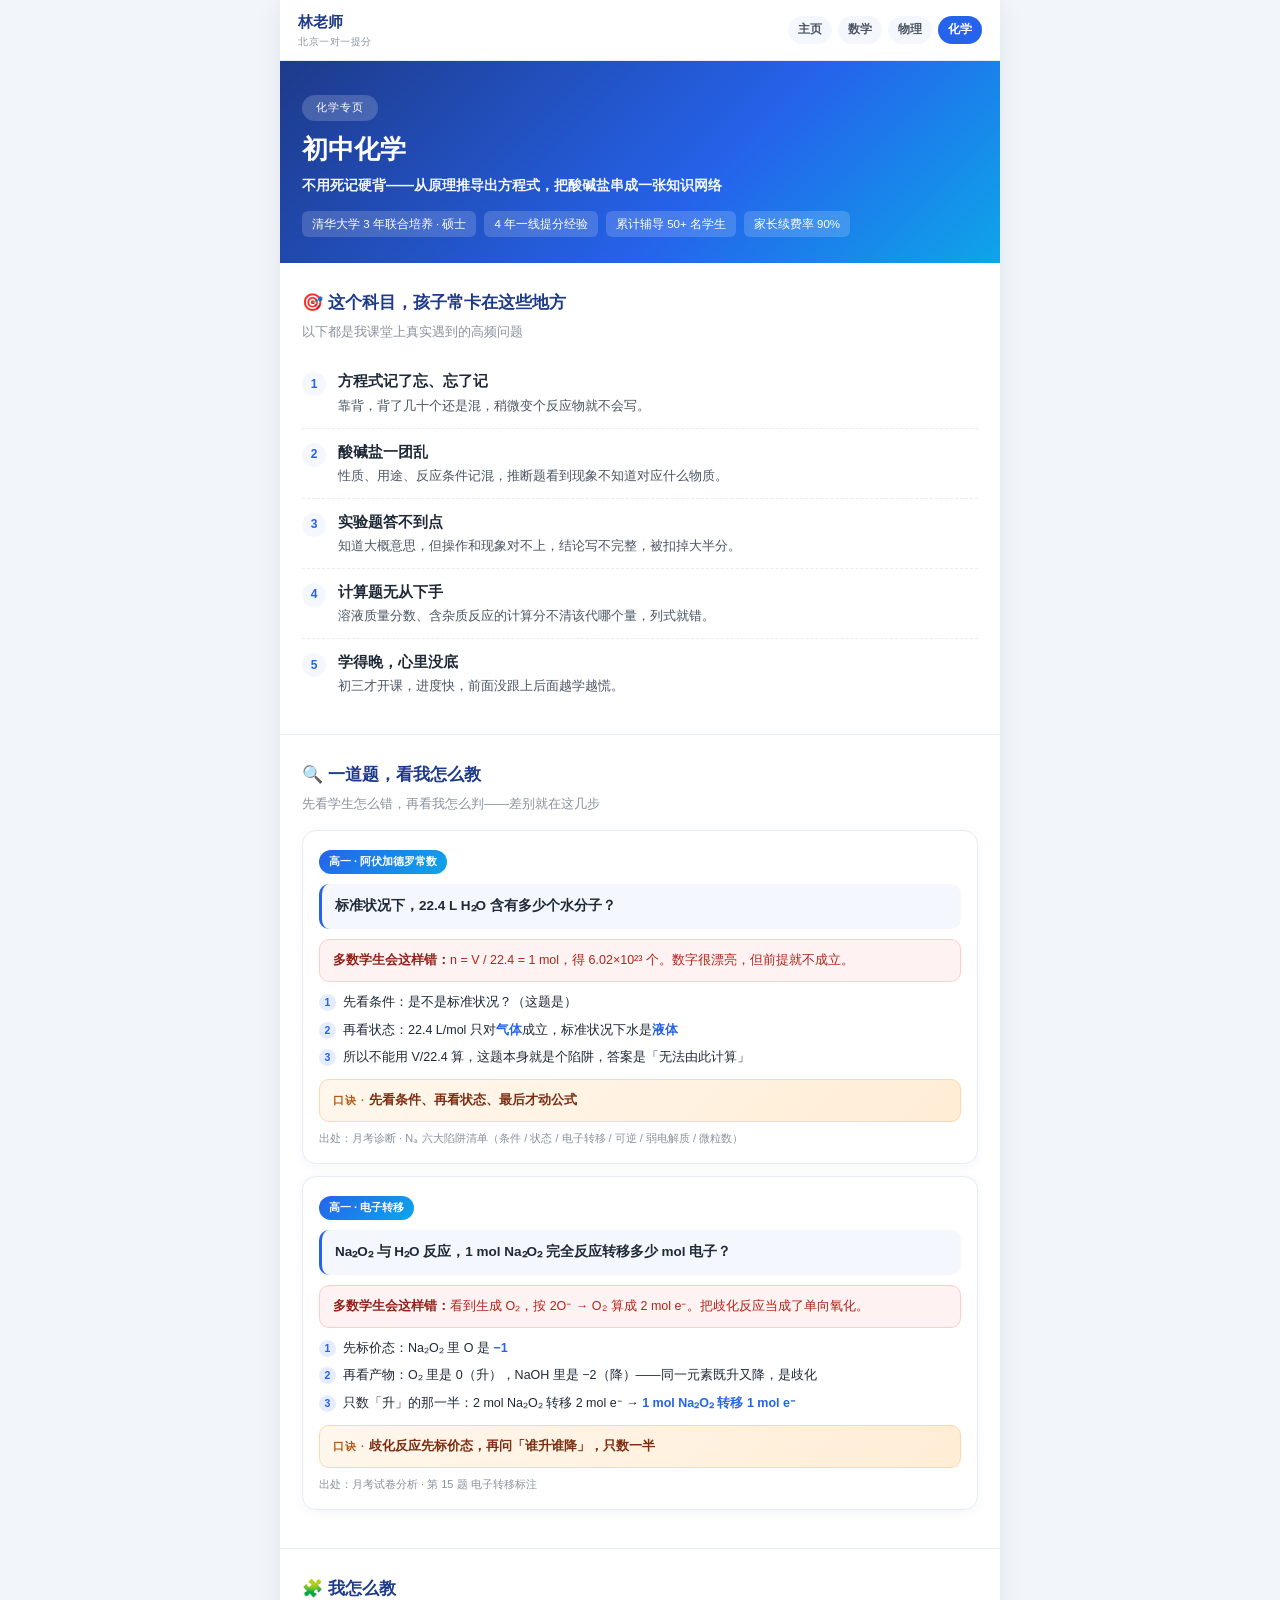
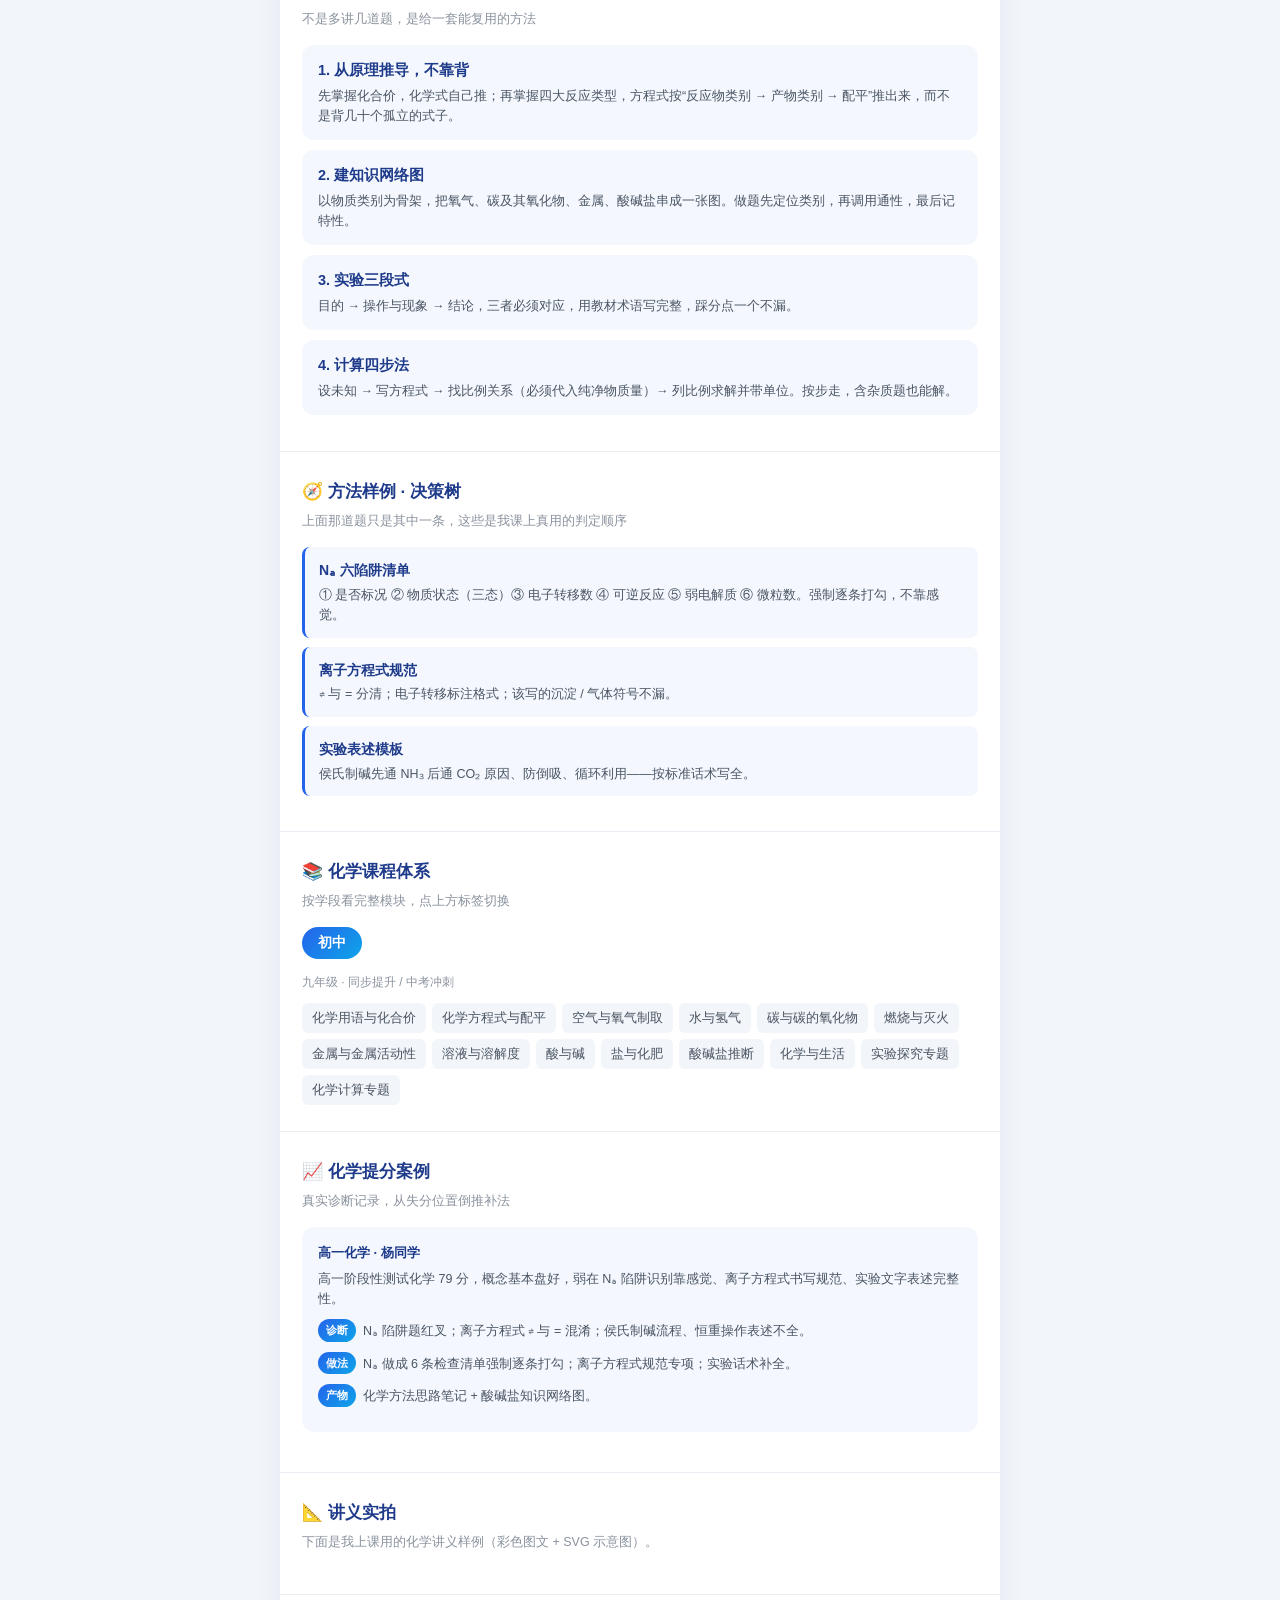
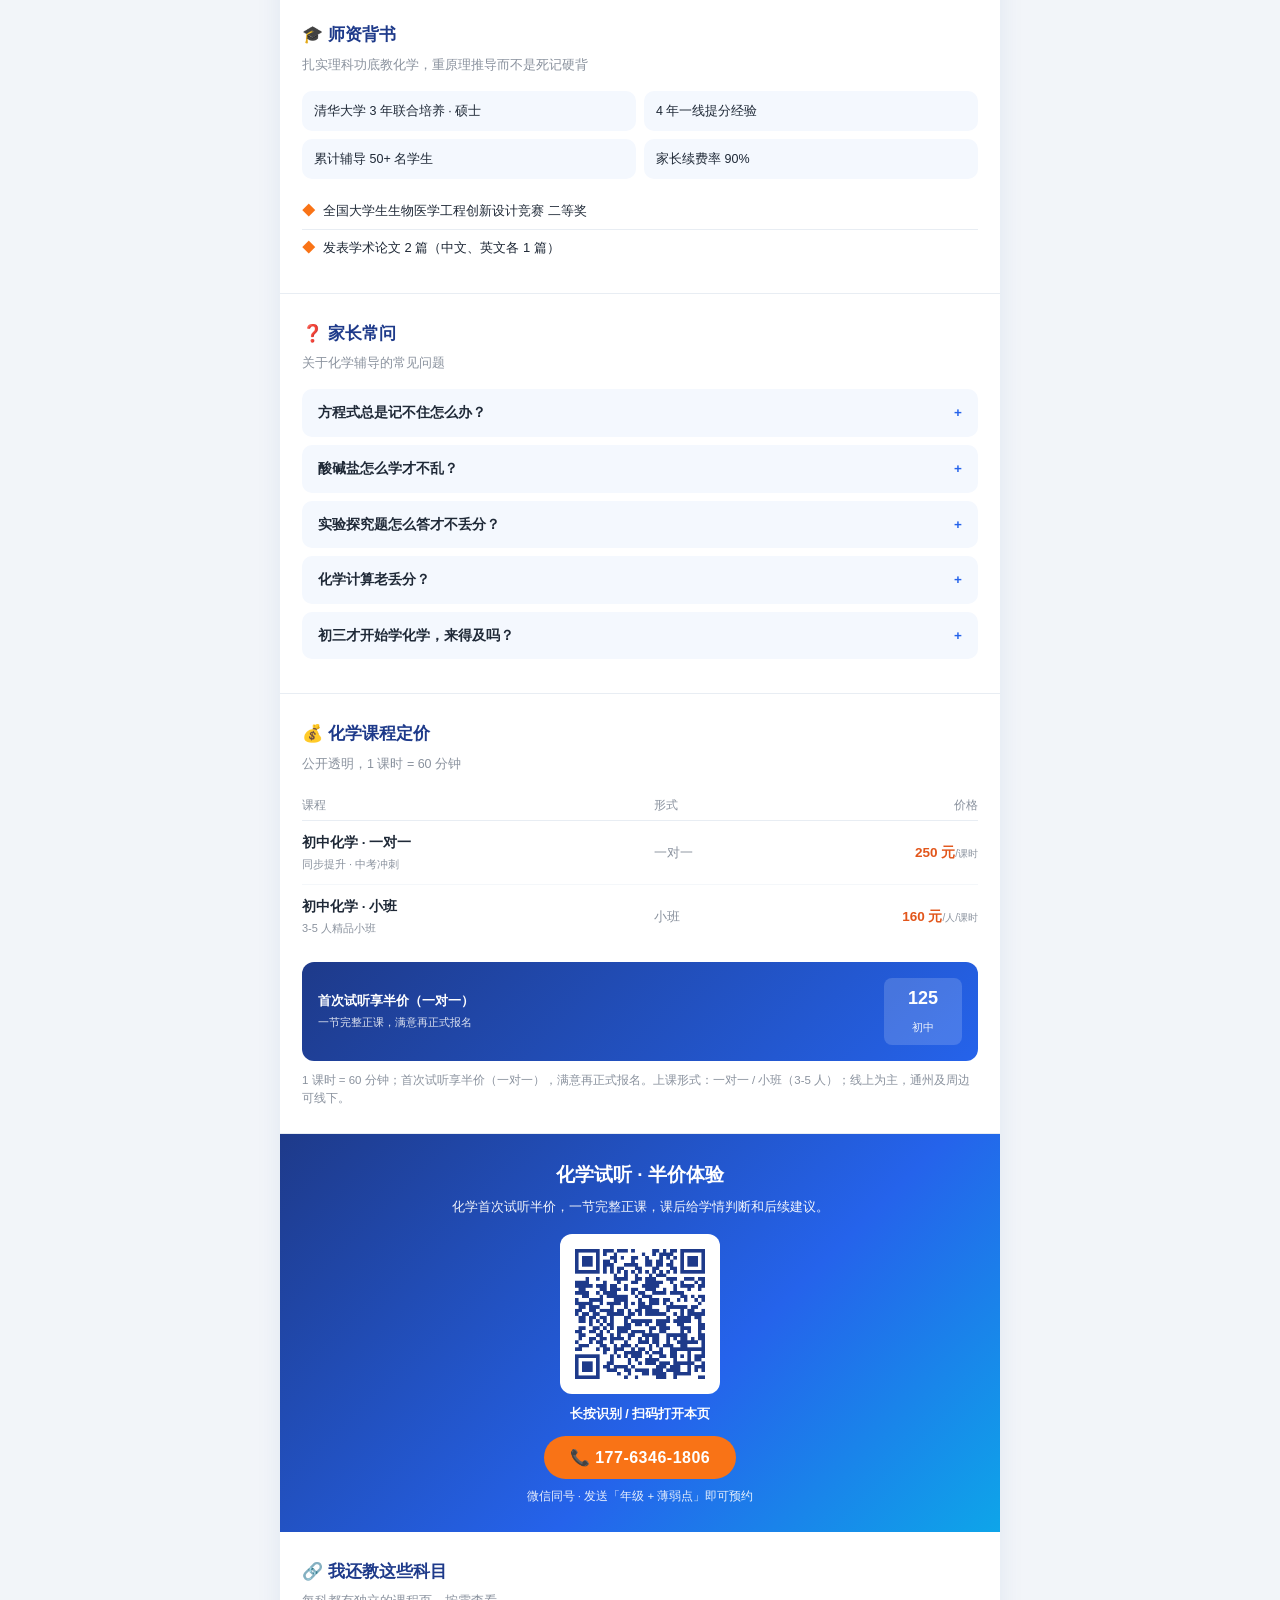
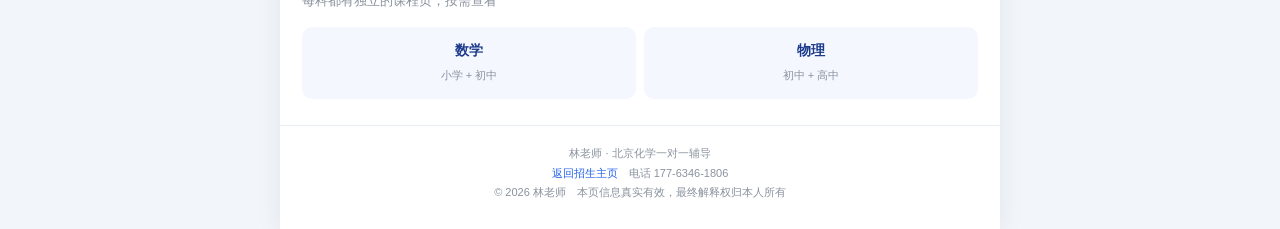
<file: chemistry/index.html>
<!DOCTYPE html>
<html lang="zh-CN">
<head>
<meta charset="UTF-8">
<meta name="viewport" content="width=device-width,initial-scale=1,viewport-fit=cover">
<title>北京初中化学一对一辅导 | 林老师</title>
<meta name="description" content="北京初中化学一对一辅导。用理科逻辑教化学：从化合价推导化学式、从反应类型推导方程式，酸碱盐建知识网络，实验题按踩分点写全。首次试听半价。">
<link rel="canonical" href="https://ethanlin616.github.io/chemistry/">
<meta property="og:type" content="website">
<meta property="og:title" content="北京初中化学一对一辅导 | 林老师">
<meta property="og:description" content="北京初中化学一对一辅导。用理科逻辑教化学：从化合价推导化学式、从反应类型推导方程式，酸碱盐建知识网络，实验题按踩分点写全。首次试听半价。">
<meta property="og:image" content="https://ethanlin616.github.io/chemistry/cover-chemistry.png">
<meta property="og:url" content="https://ethanlin616.github.io/chemistry/">
<meta name="twitter:card" content="summary_large_image">
<meta name="format-detection" content="telephone=no">
<link rel="icon" type="image/png" href="favicon.png">
<link rel="apple-touch-icon" href="favicon.png">
<style>:root{
  --c1:#1E3A8A; --c2:#2563EB; --c3:#0EA5E9; --accent:#F97316;
  --ink:#1F2937; --ink2:#4B5563; --ink3:#8A929E;
  --line:#E8EDF3; --soft:#F4F8FE;
}
*{margin:0;padding:0;box-sizing:border-box;-webkit-tap-highlight-color:transparent}
html{scroll-behavior:smooth}
body{
  font-family:"STHeiti Medium","Heiti SC","PingFang SC","Microsoft YaHei",-apple-system,sans-serif;
  color:var(--ink); background:#F2F5F9; line-height:1.6;
  -webkit-font-smoothing:antialiased;
}
img{max-width:100%;display:block}
a{color:inherit;text-decoration:none}
.wrap{max-width:720px;margin:0 auto;background:#fff;box-shadow:0 2px 24px rgba(30,58,138,.08)}

/* topbar */
.topbar{background:#fff;border-bottom:1px solid var(--line);padding:10px 18px;display:flex;align-items:center;justify-content:space-between;position:sticky;top:0;z-index:20}
.topbar .brand{font-size:15px;font-weight:800;color:var(--c1)}
.topbar .brand small{display:block;font-size:10px;font-weight:400;color:var(--ink3);letter-spacing:.5px}
.subj-nav{display:flex;gap:6px}
.subj-nav a{font-size:12px;padding:4px 10px;border-radius:14px;background:var(--soft);color:var(--ink2);font-weight:600}
.subj-nav a.on{background:var(--c2);color:#fff}

/* hero */
.hero{background:linear-gradient(135deg,var(--c1) 0%,var(--c2) 60%,var(--c3) 100%);color:#fff;padding:32px 22px 26px}
.hero .kicker{display:inline-block;background:rgba(255,255,255,.18);border-radius:16px;padding:4px 14px;font-size:11px;letter-spacing:1px}
.hero h1{font-size:26px;font-weight:800;line-height:1.3;margin:12px 0 8px}
.hero .sub{font-size:14px;opacity:.95;font-weight:600}
.hero .chips{margin-top:14px;display:flex;flex-wrap:wrap;gap:8px}
.hero .chips span{background:rgba(255,255,255,.16);border-radius:6px;padding:4px 10px;font-size:11.5px}

/* section */
.sec{padding:26px 22px;border-bottom:1px solid var(--line)}
.sec-title{font-size:17px;font-weight:800;color:var(--c1);margin-bottom:6px;display:flex;align-items:center;gap:7px}
.sec-sub{font-size:12.5px;color:var(--ink3);margin-bottom:16px}

/* pain cards */
.pain{display:flex;gap:12px;padding:12px 0;border-bottom:1px dashed var(--line)}
.pain:last-child{border-bottom:none}
.pain .no{flex:0 0 24px;height:24px;border-radius:50%;background:var(--soft);color:var(--c2);font-size:12px;font-weight:800;display:flex;align-items:center;justify-content:center;margin-top:2px}
.pain .t{font-size:14.5px;font-weight:700}
.pain .d{font-size:12.5px;color:var(--ink2);margin-top:2px}

/* methods */
.method{background:var(--soft);border-radius:12px;padding:14px 16px;margin-bottom:10px}
.method .t{font-size:14.5px;font-weight:800;color:var(--c1)}
.method .d{font-size:12.5px;color:var(--ink2);margin-top:4px}

/* tabs */
.tabs{display:flex;gap:8px;margin-bottom:14px;flex-wrap:wrap}
.tab{padding:7px 16px;border-radius:20px;background:var(--soft);color:var(--ink2);font-size:13.5px;font-weight:700;cursor:pointer;border:none;font-family:inherit}
.tab.on{background:linear-gradient(135deg,var(--c2),var(--c3));color:#fff}
.tabpanel{display:none}
.tabpanel.on{display:block}
.tabnote{font-size:12px;color:var(--ink3);margin-bottom:10px}
.tags{display:flex;flex-wrap:wrap;gap:6px}
.tags span{background:#F2F5F9;color:#4B5563;padding:5px 10px;border-radius:6px;font-size:12.5px}

/* price table */
.ptable{width:100%;border-collapse:collapse}
.ptable th{text-align:left;font-size:11.5px;color:var(--ink3);font-weight:500;padding:6px 0;border-bottom:1px solid var(--line)}
.ptable td{padding:11px 0;border-bottom:1px solid #F4F7FA;font-size:13.5px;vertical-align:middle}
.ptable tr:last-child td{border-bottom:none}
.ptable .nm{font-weight:700}
.ptable .ds{font-size:11px;color:var(--ink3);margin-top:2px}
.ptable .pr{text-align:right;font-weight:800;color:#E2561B;white-space:nowrap}
.ptable .pr small{font-size:10px;color:var(--ink3);font-weight:400}
.trialbox{margin-top:14px;background:linear-gradient(135deg,var(--c1),var(--c2));color:#fff;border-radius:12px;padding:16px;display:flex;align-items:center;justify-content:space-between;gap:12px;flex-wrap:wrap}
.trialbox .lb{font-size:13px;font-weight:700}
.trialbox .lb em{font-style:normal;font-size:11px;opacity:.85;display:block;font-weight:400;margin-top:2px}
.trialbox .vals{display:flex;gap:10px;flex-wrap:wrap}
.trialbox .v{background:rgba(255,255,255,.16);border-radius:8px;padding:6px 12px;text-align:center;min-width:78px}
.trialbox .v b{font-size:18px;font-weight:900;display:block}
.trialbox .v i{font-style:normal;font-size:10.5px;opacity:.9}
.note{font-size:11.5px;color:var(--ink3);margin-top:10px}

/* cases */
.case{background:var(--soft);border-radius:12px;padding:16px;margin-bottom:10px}
.case .g{font-size:13px;font-weight:800;color:var(--c1)}
.case .p{font-size:12.5px;color:var(--ink2);margin:6px 0 10px}
.case .nums{display:flex;gap:10px;margin-bottom:8px}
.case .nums div{flex:1;background:#fff;border-radius:8px;padding:8px;text-align:center}
.case .nums .k{font-size:10.5px;color:var(--ink3)}
.case .nums .v{font-size:17px;font-weight:900;color:var(--c1)}
.case .nums .v.up{color:#E2561B}
.case .r{font-size:12.5px;color:var(--ink2)}

/* creds */
.creds{display:grid;grid-template-columns:1fr 1fr;gap:8px}
.creds div{background:var(--soft);border-radius:10px;padding:10px 12px;font-size:12.5px}
.honor{font-size:13px;padding:8px 0;border-bottom:1px solid var(--line);display:flex;gap:8px;align-items:flex-start}
.honor:last-child{border-bottom:none}
.honor .dot{color:var(--accent);font-weight:800}

/* faq */
details{background:var(--soft);border-radius:10px;margin-bottom:8px;overflow:hidden}
summary{padding:13px 16px;font-size:13.5px;font-weight:700;cursor:pointer;list-style:none}
summary::-webkit-details-marker{display:none}
summary::after{content:"+";float:right;color:var(--c2);font-weight:800}
details[open] summary::after{content:"−"}
details .a{padding:0 16px 14px;font-size:12.5px;color:var(--ink2)}

/* cta */
.cta{background:linear-gradient(135deg,var(--c1) 0%,var(--c2) 60%,var(--c3) 100%);color:#fff;padding:26px 22px;text-align:center}
.cta h2{font-size:19px;font-weight:800}
.cta p{font-size:13px;opacity:.95;margin-top:6px}
.qrbox{width:160px;margin:16px auto 0;background:#fff;border-radius:12px;padding:8px}
.qrbox img{width:100%;border-radius:6px}
.cta .cap{font-size:12.5px;font-weight:700;margin-top:10px}
.phone{display:inline-block;margin-top:12px;background:var(--accent);color:#fff;font-size:16px;font-weight:800;padding:9px 26px;border-radius:24px;letter-spacing:.5px}
.cta .psub{font-size:11.5px;opacity:.9;margin-top:8px}

/* cross links */
.cross{display:grid;grid-template-columns:repeat(auto-fit,minmax(130px,1fr));gap:8px;margin-top:6px}
.cross a{background:var(--soft);border-radius:10px;padding:12px 8px;text-align:center}
.cross a b{display:block;font-size:14px;color:var(--c1)}
.cross a i{font-style:normal;font-size:11px;color:var(--ink3)}

/* footer */
.foot{padding:18px 22px 26px;text-align:center;font-size:11px;color:var(--ink3);line-height:1.8}
.foot a{color:var(--c2)}

@media(max-width:400px){
  .hero h1{font-size:22px}
  .creds{grid-template-columns:1fr}
  .cross{grid-template-columns:1fr}
}

/* 优化：真实案例卡 / 方法样例 / 讲义实拍（2026-10-29） */
.case-real{background:var(--soft);border-radius:12px;padding:16px;margin-bottom:14px}
.case-real .cmeta{font-size:12.5px;color:var(--ink2);margin:6px 0 10px;line-height:1.6}
.case-real .cmeta b.lo{color:#E04646;font-size:15px}
.case-real .cmeta b.up{color:#E2561B;font-size:15px}
.cblock{font-size:12.5px;line-height:1.7;margin-bottom:9px;color:var(--ink2)}
.cblock .ct{display:inline-block;font-weight:800;color:#fff;background:linear-gradient(135deg,var(--c2),var(--c3));font-size:11px;padding:2px 8px;border-radius:999px;margin-right:7px;vertical-align:1px}
.cblock b{color:var(--c1)}
.ms-item{background:var(--soft);border-left:3px solid var(--c2);border-radius:8px;padding:12px 14px;margin-bottom:9px}
.ms-item .h{font-size:14px;font-weight:800;color:var(--c1);margin-bottom:3px}
.ms-item .d{font-size:12.5px;color:var(--ink2);line-height:1.65}
.gallery-mini{display:grid;grid-template-columns:repeat(3,1fr);gap:8px;margin-bottom:14px}
.gallery-mini img{width:100%;border-radius:10px;border:1px solid var(--line);aspect-ratio:3/4;object-fit:cover;object-position:top}
@media(max-width:400px){ .gallery-mini{grid-template-columns:repeat(2,1fr)} }

/* ===== 一道题，看我怎么教（v2） ===== */
.demo{background:#fff;border:1px solid var(--line);border-radius:14px;padding:16px;margin-bottom:12px;box-shadow:0 2px 12px rgba(30,58,138,.05)}
.demo .dtag{display:inline-block;font-size:11px;font-weight:800;color:#fff;background:linear-gradient(135deg,var(--c2),var(--c3));padding:3px 10px;border-radius:999px;margin-bottom:10px}
.demo .q{font-size:13.5px;font-weight:700;line-height:1.7;padding:11px 13px;background:var(--soft);border-radius:10px;border-left:3px solid var(--c2)}
.demo .wrong{margin-top:10px;font-size:12.5px;line-height:1.7;color:#B42318;background:#FEF3F2;border:1px solid #FECDCA;border-radius:10px;padding:10px 13px}
.demo .wrong b{color:#912018}
.demo ol{margin-top:10px;counter-reset:d;list-style:none}
.demo ol li{position:relative;padding-left:24px;font-size:12.5px;line-height:1.7;margin-bottom:6px}
.demo ol li:last-child{margin-bottom:0}
.demo ol li::before{counter-increment:d;content:counter(d);position:absolute;left:0;top:2px;width:17px;height:17px;border-radius:50%;background:rgba(37,99,235,.12);color:var(--c2);font-size:10.5px;font-weight:800;text-align:center;line-height:17px}
.demo ol li b{color:var(--c2)}
.demo .key{margin-top:11px;font-size:13px;font-weight:800;color:#7C2D12;background:linear-gradient(135deg,#FFF7ED,#FFEDD5);border:1px solid #FED7AA;border-radius:10px;padding:10px 13px;line-height:1.6}
.demo .key::before{content:"口诀 · ";font-size:10.5px;color:#B45309;letter-spacing:1px}
.demo .src{margin-top:8px;font-size:11px;color:var(--ink3);line-height:1.6}
</style>
</head>
<body>
<div class="wrap">

  <div class="topbar">
    <div class="brand">林老师<small>北京一对一提分</small></div>
    <div class="subj-nav">
      <a href="../">主页</a>
<a class="" href="../math/">数学</a>
<a class="" href="../physics/">物理</a>
<a class="on" href="../chemistry/">化学</a>
    </div>
  </div>

  <div class="hero">
    <span class="kicker">化学专页</span>
    <h1>初中化学</h1>
    <div class="sub">不用死记硬背——从原理推导出方程式，把酸碱盐串成一张知识网络</div>
    <div class="chips">
      <span>清华大学 3 年联合培养 · 硕士</span>
<span>4 年一线提分经验</span>
<span>累计辅导 50+ 名学生</span>
<span>家长续费率 90%</span>
    </div>
  </div>

  <div class="sec">
    <div class="sec-title">🎯 这个科目，孩子常卡在这些地方</div>
    <div class="sec-sub">以下都是我课堂上真实遇到的高频问题</div>
    <div class="pain"><div class="no">1</div><div><div class="t">方程式记了忘、忘了记</div><div class="d">靠背，背了几十个还是混，稍微变个反应物就不会写。</div></div></div>
<div class="pain"><div class="no">2</div><div><div class="t">酸碱盐一团乱</div><div class="d">性质、用途、反应条件记混，推断题看到现象不知道对应什么物质。</div></div></div>
<div class="pain"><div class="no">3</div><div><div class="t">实验题答不到点</div><div class="d">知道大概意思，但操作和现象对不上，结论写不完整，被扣掉大半分。</div></div></div>
<div class="pain"><div class="no">4</div><div><div class="t">计算题无从下手</div><div class="d">溶液质量分数、含杂质反应的计算分不清该代哪个量，列式就错。</div></div></div>
<div class="pain"><div class="no">5</div><div><div class="t">学得晚，心里没底</div><div class="d">初三才开课，进度快，前面没跟上后面越学越慌。</div></div></div>
  </div>

  <div class="sec">
    <div class="sec-title">🔍 一道题，看我怎么教</div>
    <div class="sec-sub">先看学生怎么错，再看我怎么判——差别就在这几步</div>
    <div class="demo"><span class="dtag">高一 · 阿伏加德罗常数</span><div class="q">标准状况下，22.4 L H₂O 含有多少个水分子？</div><div class="wrong"><b>多数学生会这样错：</b>n = V / 22.4 = 1 mol，得 6.02×10²³ 个。数字很漂亮，但前提就不成立。</div><ol><li>先看条件：是不是标准状况？（这题是）</li><li>再看状态：22.4 L/mol 只对<b>气体</b>成立，标准状况下水是<b>液体</b></li><li>所以不能用 V/22.4 算，这题本身就是个陷阱，答案是「无法由此计算」</li></ol><div class="key">先看条件、再看状态、最后才动公式</div><div class="src">出处：月考诊断 · Nₐ 六大陷阱清单（条件 / 状态 / 电子转移 / 可逆 / 弱电解质 / 微粒数）</div></div>
<div class="demo"><span class="dtag">高一 · 电子转移</span><div class="q">Na₂O₂ 与 H₂O 反应，1 mol Na₂O₂ 完全反应转移多少 mol 电子？</div><div class="wrong"><b>多数学生会这样错：</b>看到生成 O₂，按 2O⁻ → O₂ 算成 2 mol e⁻。把歧化反应当成了单向氧化。</div><ol><li>先标价态：Na₂O₂ 里 O 是 <b>−1</b></li><li>再看产物：O₂ 里是 0（升），NaOH 里是 −2（降）——同一元素既升又降，是歧化</li><li>只数「升」的那一半：2 mol Na₂O₂ 转移 2 mol e⁻ → <b>1 mol Na₂O₂ 转移 1 mol e⁻</b></li></ol><div class="key">歧化反应先标价态，再问「谁升谁降」，只数一半</div><div class="src">出处：月考试卷分析 · 第 15 题 电子转移标注</div></div>
  </div>

  <div class="sec">
    <div class="sec-title">🧩 我怎么教</div>
    <div class="sec-sub">不是多讲几道题，是给一套能复用的方法</div>
    <div class="method"><div class="t">1. 从原理推导，不靠背</div><div class="d">先掌握化合价，化学式自己推；再掌握四大反应类型，方程式按“反应物类别 → 产物类别 → 配平”推出来，而不是背几十个孤立的式子。</div></div>
<div class="method"><div class="t">2. 建知识网络图</div><div class="d">以物质类别为骨架，把氧气、碳及其氧化物、金属、酸碱盐串成一张图。做题先定位类别，再调用通性，最后记特性。</div></div>
<div class="method"><div class="t">3. 实验三段式</div><div class="d">目的 → 操作与现象 → 结论，三者必须对应，用教材术语写完整，踩分点一个不漏。</div></div>
<div class="method"><div class="t">4. 计算四步法</div><div class="d">设未知 → 写方程式 → 找比例关系（必须代入纯净物质量）→ 列比例求解并带单位。按步走，含杂质题也能解。</div></div>
  </div>

  <div class="sec">
    <div class="sec-title">🧭 方法样例 · 决策树</div>
    <div class="sec-sub">上面那道题只是其中一条，这些是我课上真用的判定顺序</div>
    <div class="ms-item"><div class="h">Nₐ 六陷阱清单</div><div class="d">① 是否标况 ② 物质状态（三态）③ 电子转移数 ④ 可逆反应 ⑤ 弱电解质 ⑥ 微粒数。强制逐条打勾，不靠感觉。</div></div>
<div class="ms-item"><div class="h">离子方程式规范</div><div class="d">⇌ 与 = 分清；电子转移标注格式；该写的沉淀 / 气体符号不漏。</div></div>
<div class="ms-item"><div class="h">实验表述模板</div><div class="d">侯氏制碱先通 NH₃ 后通 CO₂ 原因、防倒吸、循环利用——按标准话术写全。</div></div>
  </div>

  <div class="sec">
    <div class="sec-title">📚 化学课程体系</div>
    <div class="sec-sub">按学段看完整模块，点上方标签切换</div>
    <div class="tabs"><button class="tab on" data-tab="junior">初中</button></div>
    <div class="tabpanel on" id="panel-junior"><div class="tabnote">九年级 · 同步提升 / 中考冲刺</div><div class="tags"><span>化学用语与化合价</span><span>化学方程式与配平</span><span>空气与氧气制取</span><span>水与氢气</span><span>碳与碳的氧化物</span><span>燃烧与灭火</span><span>金属与金属活动性</span><span>溶液与溶解度</span><span>酸与碱</span><span>盐与化肥</span><span>酸碱盐推断</span><span>化学与生活</span><span>实验探究专题</span><span>化学计算专题</span></div></div>
  </div>

  <div class="sec">
    <div class="sec-title">📈 化学提分案例</div>
    <div class="sec-sub">真实诊断记录，从失分位置倒推补法</div>
    <div class="case case-real"><div class="g">高一化学 · 杨同学</div><div class="cmeta">高一阶段性测试化学 79 分，概念基本盘好，弱在 Nₐ 陷阱识别靠感觉、离子方程式书写规范、实验文字表述完整性。</div><div class="cblock"><span class="ct">诊断</span>Nₐ 陷阱题红叉；离子方程式 ⇌ 与 = 混淆；侯氏制碱流程、恒重操作表述不全。</div><div class="cblock"><span class="ct">做法</span>Nₐ 做成 6 条检查清单强制逐条打勾；离子方程式规范专项；实验话术补全。</div><div class="cblock"><span class="ct">产物</span>化学方法思路笔记 + 酸碱盐知识网络图。</div></div>
  </div>

  <div class="sec">
    <div class="sec-title">📐 讲义实拍</div>
    <div class="sec-sub">下面是我上课用的化学讲义样例（彩色图文 + SVG 示意图）。</div>
    
  </div>

  <div class="sec">
    <div class="sec-title">🎓 师资背书</div>
    <div class="sec-sub">扎实理科功底教化学，重原理推导而不是死记硬背</div>
    <div class="creds">
      <div>清华大学 3 年联合培养 · 硕士</div><div>4 年一线提分经验</div><div>累计辅导 50+ 名学生</div><div>家长续费率 90%</div>
    </div>
    <div style="margin-top:14px">
      <div class="honor"><span class="dot">◆</span><span>全国大学生生物医学工程创新设计竞赛 二等奖</span></div>
<div class="honor"><span class="dot">◆</span><span>发表学术论文 2 篇（中文、英文各 1 篇）</span></div>
    </div>
  </div>

  <div class="sec">
    <div class="sec-title">❓ 家长常问</div>
    <div class="sec-sub">关于化学辅导的常见问题</div>
    <details><summary>方程式总是记不住怎么办？</summary><div class="a">不要背。先记熟常见元素化合价，化学式自己推；再按四大反应类型判断产物，最后配平（观察法、奇偶法）。推导两三次后自然就记住了，也不容易混。</div></details>
<details><summary>酸碱盐怎么学才不乱？</summary><div class="a">先搭骨架：酸、碱、盐各有五条通性，用“类别 → 通性 → 特性”三层来记；再记沉淀表和离子共存规则。有了骨架，推断题就是按现象查表。</div></details>
<details><summary>实验探究题怎么答才不丢分？</summary><div class="a">按“目的 → 操作 → 现象 → 结论”写，结论必须回扣探究目的；注意控制变量和对照实验的表述，用词要跟教材一致。</div></details>
<details><summary>化学计算老丢分？</summary><div class="a">关键是代入的量必须是纯净物质量（含杂质要先乘纯度），写比例式时上下对齐、带单位、写“答”。按四步法练十道题就稳了。</div></details>
<details><summary>初三才开始学化学，来得及吗？</summary><div class="a">来得及。初中化学内容少、模块化强，抓住三条主线——化学方程式、酸碱盐、实验探究——就能撑起大部分分值，关键是别用死记硬背的方法学。</div></details>
  </div>

  <div class="sec">
    <div class="sec-title">💰 化学课程定价</div>
    <div class="sec-sub">公开透明，1 课时 = 60 分钟</div>
    <table class="ptable"><tr><th style="width:52%">课程</th><th style="width:18%">形式</th><th style="width:30%;text-align:right">价格</th></tr><tr><td><div class="nm">初中化学 · 一对一</div><div class="ds">同步提升 · 中考冲刺</div></td><td style="color:#8A929E;font-size:12.5px">一对一</td><td class="pr">250 元<small>/课时</small></td></tr>
<tr><td><div class="nm">初中化学 · 小班</div><div class="ds">3-5 人精品小班</div></td><td style="color:#8A929E;font-size:12.5px">小班</td><td class="pr">160 元<small>/人/课时</small></td></tr></table>
    <div class="trialbox"><div class="lb">首次试听享半价（一对一）<em>一节完整正课，满意再正式报名</em></div><div class="vals"><div class="v"><b>125</b><i>初中</i></div></div></div>
    <div class="note">1 课时 = 60 分钟；首次试听享半价（一对一），满意再正式报名。上课形式：一对一 / 小班（3-5 人）；线上为主，通州及周边可线下。</div>
  </div>

  <div class="cta">
    <h2>化学试听 · 半价体验</h2>
    <p>化学首次试听半价，一节完整正课，课后给学情判断和后续建议。</p>
    <div class="qrbox"><img src="qr.png" alt="扫码打开化学课程页"></div>
    <div class="cap">长按识别 / 扫码打开本页</div>
    <a class="phone" href="tel:17763461806">📞 177-6346-1806</a>
    <div class="psub">微信同号 · 发送「年级 + 薄弱点」即可预约</div>
  </div>

  <div class="sec">
    <div class="sec-title">🔗 我还教这些科目</div>
    <div class="sec-sub">每科都有独立的课程页，按需查看</div>
    <div class="cross">
      <a href="../math/"><b>数学</b><i>小学 + 初中</i></a>
<a href="../physics/"><b>物理</b><i>初中 + 高中</i></a>
    </div>
  </div>

  <div class="foot">
    林老师 · 北京化学一对一辅导<br>
    <a href="https://ethanlin616.github.io">返回招生主页</a>　电话 177-6346-1806<br>
    © 2026 林老师　本页信息真实有效，最终解释权归本人所有
  </div>

</div>
<script>
(function(){
  var tabs=document.querySelectorAll('.tab');
  var panels=document.querySelectorAll('.tabpanel');
  Array.prototype.forEach.call(tabs,function(t){
    t.addEventListener('click',function(){
      Array.prototype.forEach.call(tabs,function(x){x.className='tab'});
      Array.prototype.forEach.call(panels,function(p){p.className='tabpanel'});
      t.className='tab on';
      var el=document.getElementById('panel-'+t.getAttribute('data-tab'));
      if(el) el.className='tabpanel on';
    });
  });
})();
</script>
</body>
</html>
</file>
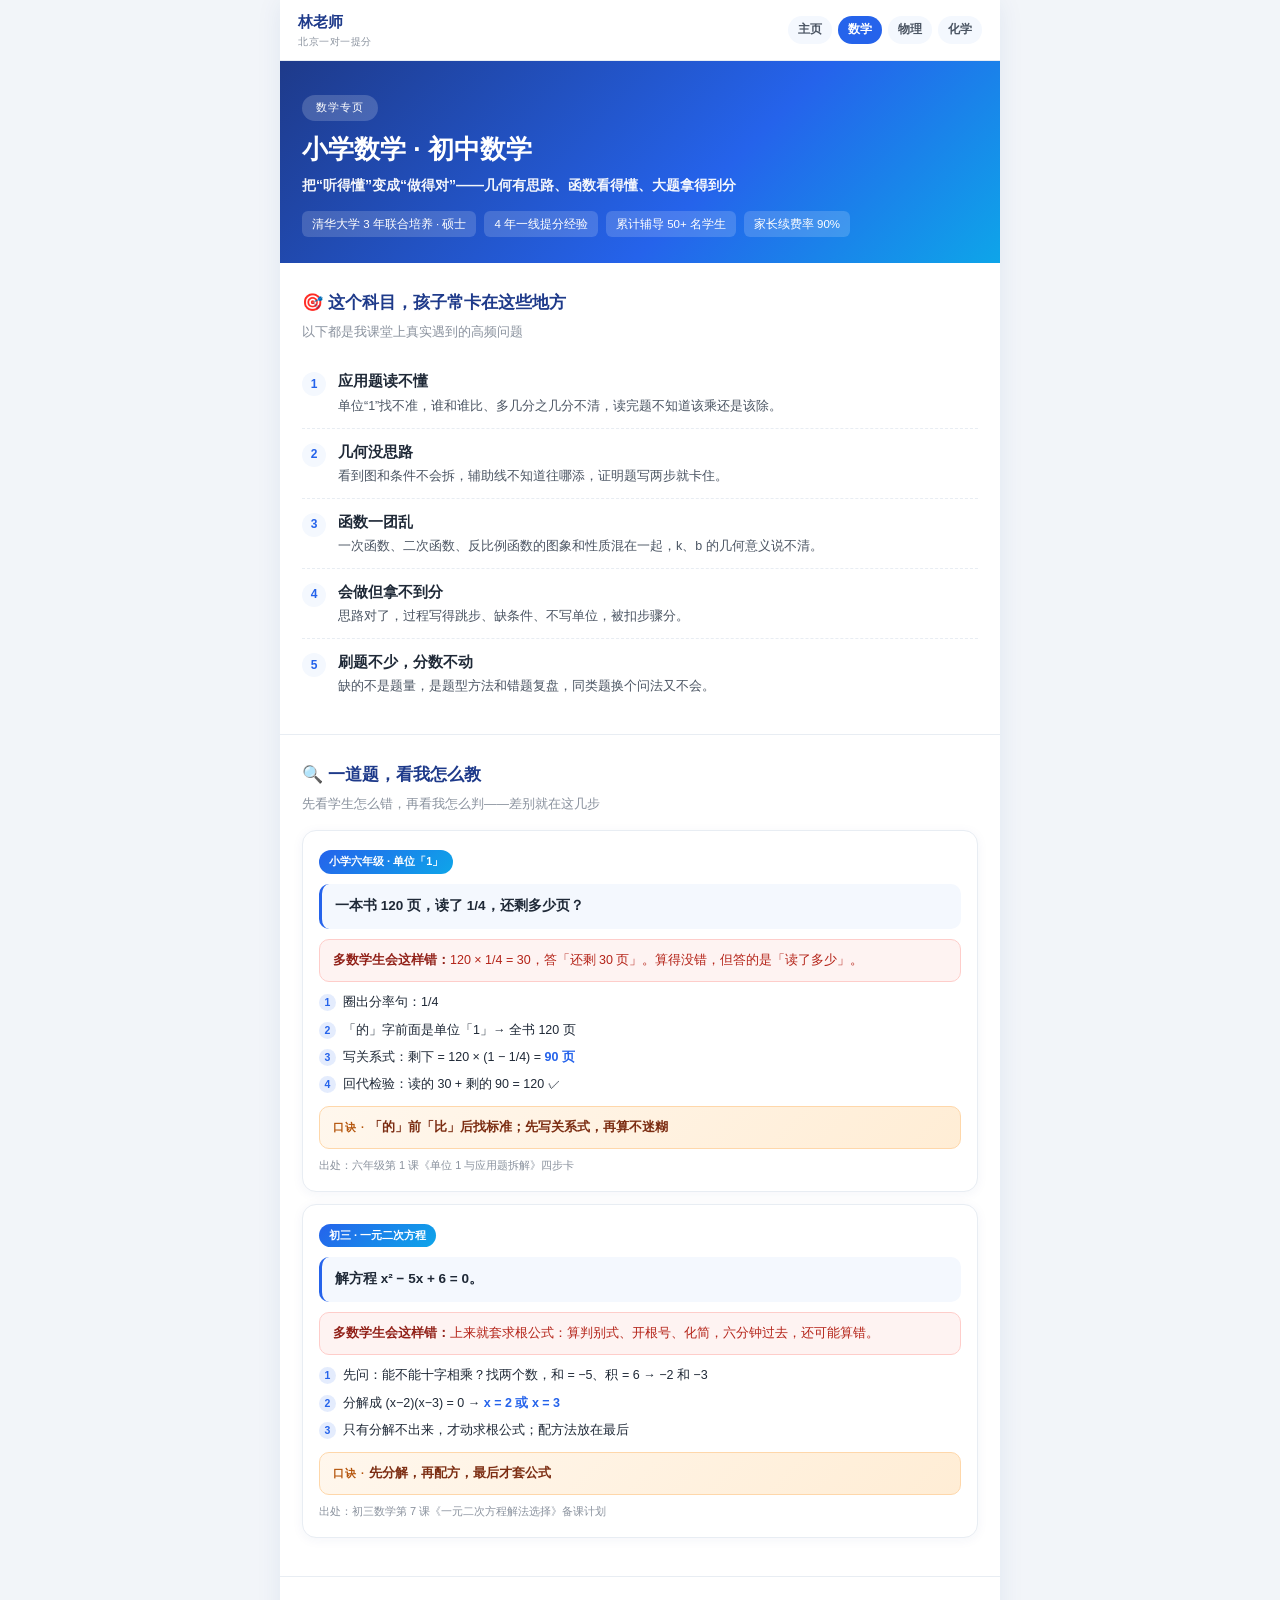
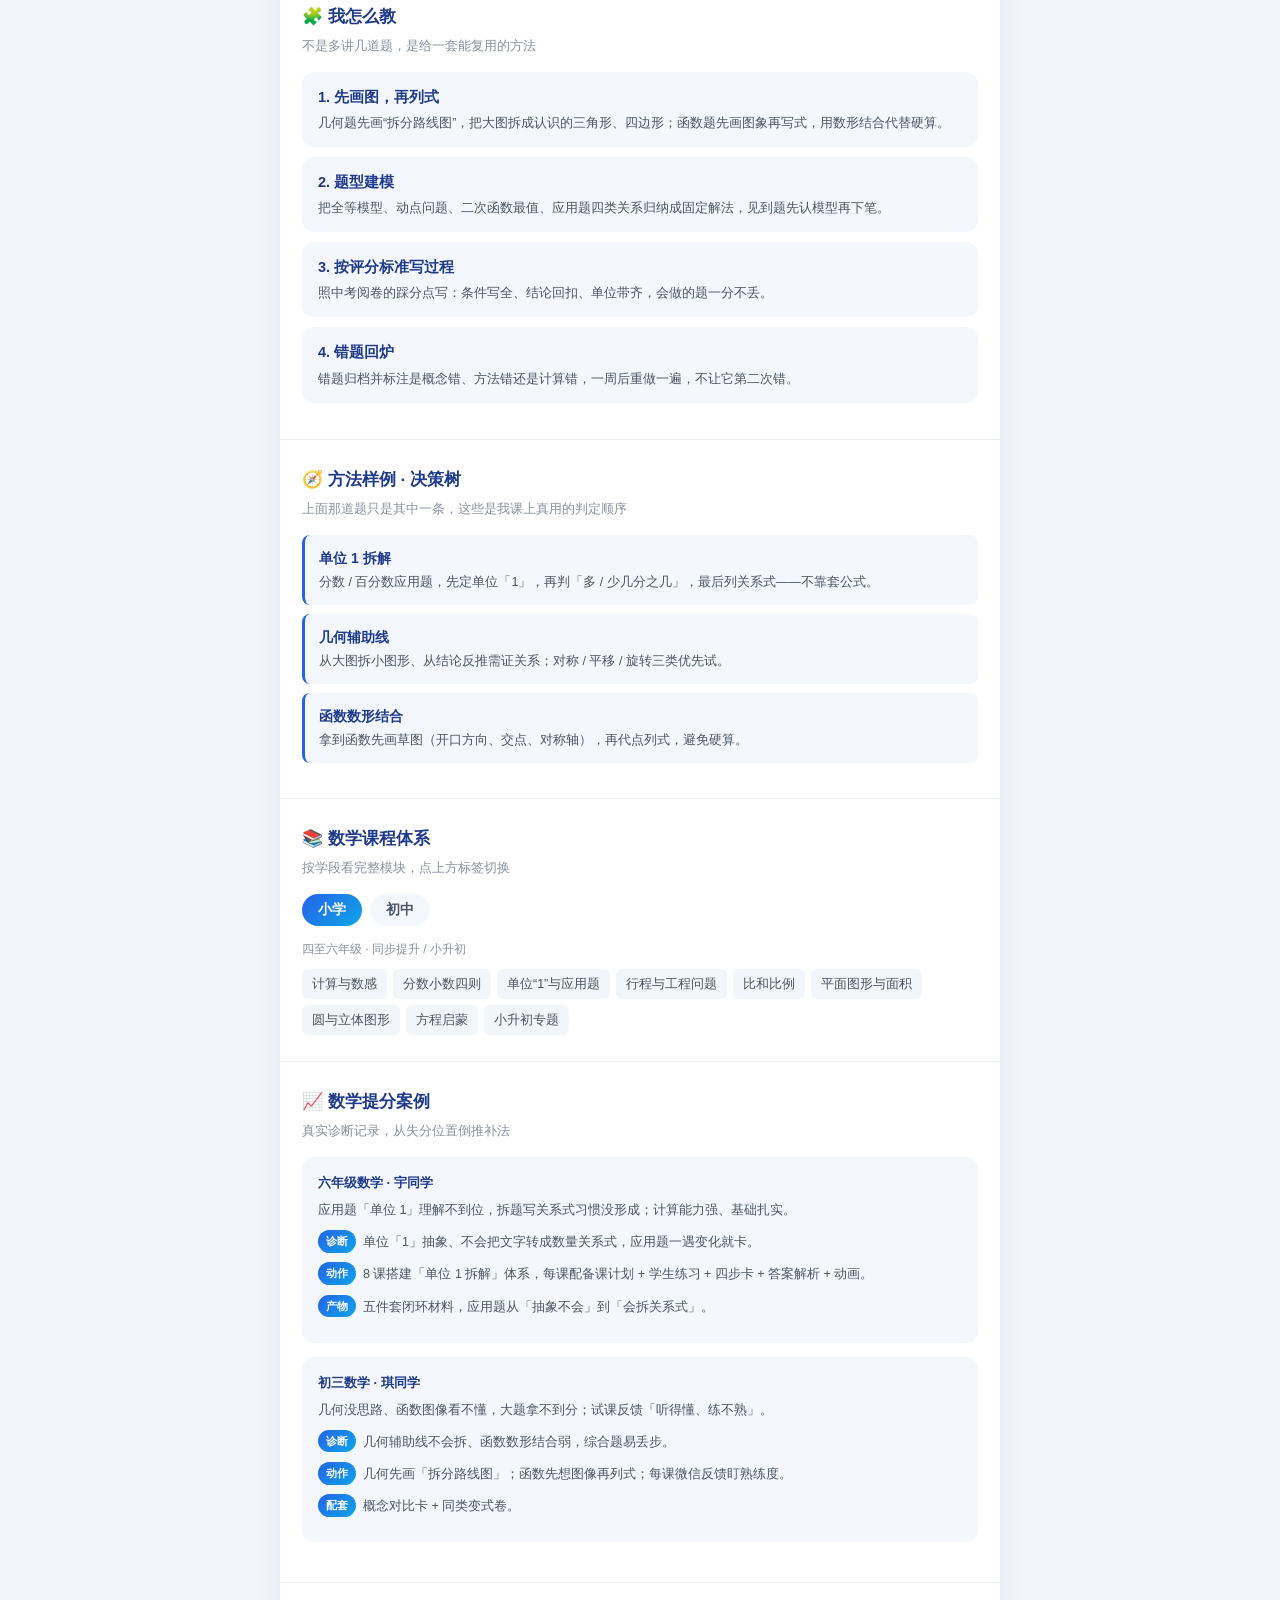
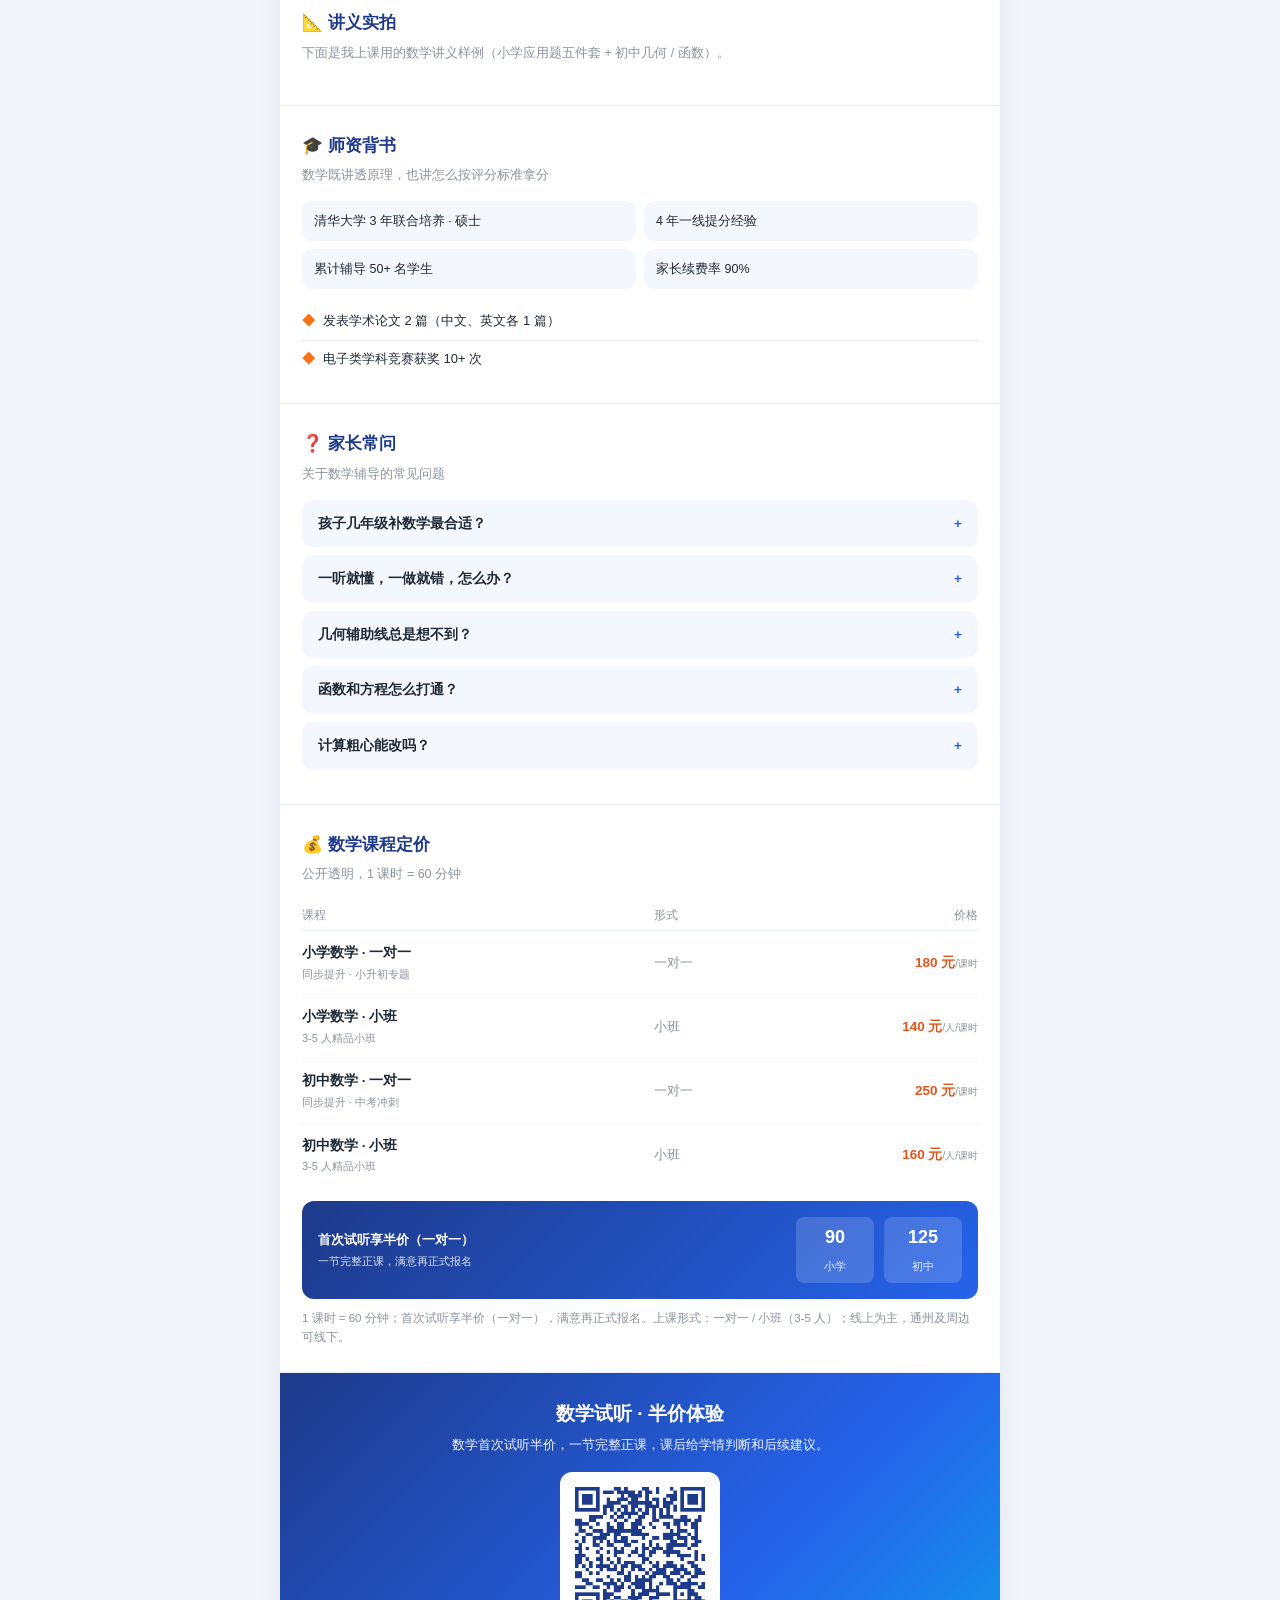
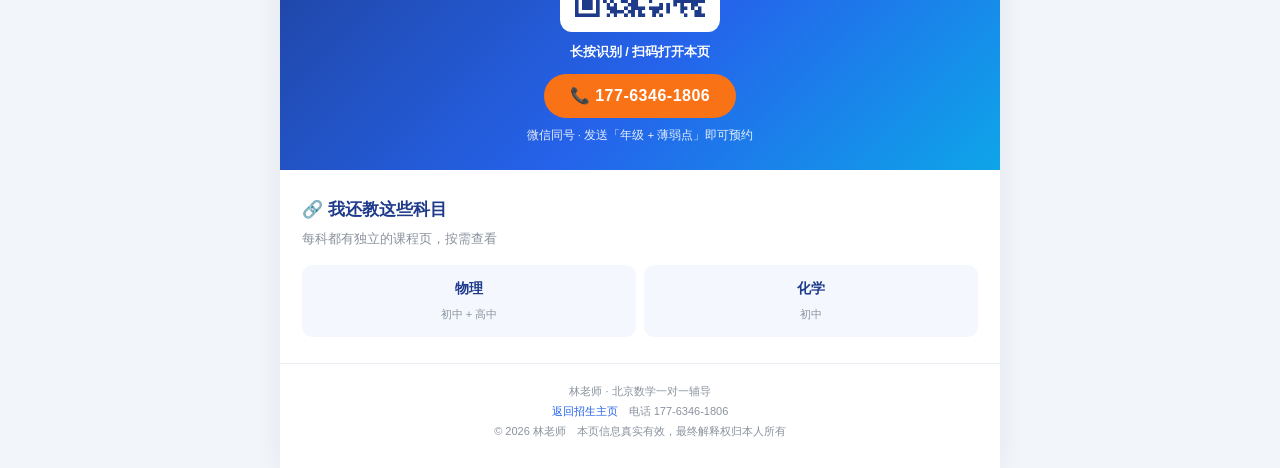
<file: math/index.html>
<!DOCTYPE html>
<html lang="zh-CN">
<head>
<meta charset="UTF-8">
<meta name="viewport" content="width=device-width,initial-scale=1,viewport-fit=cover">
<title>北京小学数学 · 初中数学一对一辅导 | 林老师</title>
<meta name="description" content="北京小学数学、初中数学一对一辅导。专攻应用题读题、几何辅助线思路、函数数形结合，先诊断后上课，每次课后有反馈。首次试听半价。">
<link rel="canonical" href="https://ethanlin616.github.io/math/">
<meta property="og:type" content="website">
<meta property="og:title" content="北京小学数学 · 初中数学一对一辅导 | 林老师">
<meta property="og:description" content="北京小学数学、初中数学一对一辅导。专攻应用题读题、几何辅助线思路、函数数形结合，先诊断后上课，每次课后有反馈。首次试听半价。">
<meta property="og:image" content="https://ethanlin616.github.io/math/cover-math.png">
<meta property="og:url" content="https://ethanlin616.github.io/math/">
<meta name="twitter:card" content="summary_large_image">
<meta name="format-detection" content="telephone=no">
<link rel="icon" type="image/png" href="favicon.png">
<link rel="apple-touch-icon" href="favicon.png">
<style>:root{
  --c1:#1E3A8A; --c2:#2563EB; --c3:#0EA5E9; --accent:#F97316;
  --ink:#1F2937; --ink2:#4B5563; --ink3:#8A929E;
  --line:#E8EDF3; --soft:#F4F8FE;
}
*{margin:0;padding:0;box-sizing:border-box;-webkit-tap-highlight-color:transparent}
html{scroll-behavior:smooth}
body{
  font-family:"STHeiti Medium","Heiti SC","PingFang SC","Microsoft YaHei",-apple-system,sans-serif;
  color:var(--ink); background:#F2F5F9; line-height:1.6;
  -webkit-font-smoothing:antialiased;
}
img{max-width:100%;display:block}
a{color:inherit;text-decoration:none}
.wrap{max-width:720px;margin:0 auto;background:#fff;box-shadow:0 2px 24px rgba(30,58,138,.08)}

/* topbar */
.topbar{background:#fff;border-bottom:1px solid var(--line);padding:10px 18px;display:flex;align-items:center;justify-content:space-between;position:sticky;top:0;z-index:20}
.topbar .brand{font-size:15px;font-weight:800;color:var(--c1)}
.topbar .brand small{display:block;font-size:10px;font-weight:400;color:var(--ink3);letter-spacing:.5px}
.subj-nav{display:flex;gap:6px}
.subj-nav a{font-size:12px;padding:4px 10px;border-radius:14px;background:var(--soft);color:var(--ink2);font-weight:600}
.subj-nav a.on{background:var(--c2);color:#fff}

/* hero */
.hero{background:linear-gradient(135deg,var(--c1) 0%,var(--c2) 60%,var(--c3) 100%);color:#fff;padding:32px 22px 26px}
.hero .kicker{display:inline-block;background:rgba(255,255,255,.18);border-radius:16px;padding:4px 14px;font-size:11px;letter-spacing:1px}
.hero h1{font-size:26px;font-weight:800;line-height:1.3;margin:12px 0 8px}
.hero .sub{font-size:14px;opacity:.95;font-weight:600}
.hero .chips{margin-top:14px;display:flex;flex-wrap:wrap;gap:8px}
.hero .chips span{background:rgba(255,255,255,.16);border-radius:6px;padding:4px 10px;font-size:11.5px}

/* section */
.sec{padding:26px 22px;border-bottom:1px solid var(--line)}
.sec-title{font-size:17px;font-weight:800;color:var(--c1);margin-bottom:6px;display:flex;align-items:center;gap:7px}
.sec-sub{font-size:12.5px;color:var(--ink3);margin-bottom:16px}

/* pain cards */
.pain{display:flex;gap:12px;padding:12px 0;border-bottom:1px dashed var(--line)}
.pain:last-child{border-bottom:none}
.pain .no{flex:0 0 24px;height:24px;border-radius:50%;background:var(--soft);color:var(--c2);font-size:12px;font-weight:800;display:flex;align-items:center;justify-content:center;margin-top:2px}
.pain .t{font-size:14.5px;font-weight:700}
.pain .d{font-size:12.5px;color:var(--ink2);margin-top:2px}

/* methods */
.method{background:var(--soft);border-radius:12px;padding:14px 16px;margin-bottom:10px}
.method .t{font-size:14.5px;font-weight:800;color:var(--c1)}
.method .d{font-size:12.5px;color:var(--ink2);margin-top:4px}

/* tabs */
.tabs{display:flex;gap:8px;margin-bottom:14px;flex-wrap:wrap}
.tab{padding:7px 16px;border-radius:20px;background:var(--soft);color:var(--ink2);font-size:13.5px;font-weight:700;cursor:pointer;border:none;font-family:inherit}
.tab.on{background:linear-gradient(135deg,var(--c2),var(--c3));color:#fff}
.tabpanel{display:none}
.tabpanel.on{display:block}
.tabnote{font-size:12px;color:var(--ink3);margin-bottom:10px}
.tags{display:flex;flex-wrap:wrap;gap:6px}
.tags span{background:#F2F5F9;color:#4B5563;padding:5px 10px;border-radius:6px;font-size:12.5px}

/* price table */
.ptable{width:100%;border-collapse:collapse}
.ptable th{text-align:left;font-size:11.5px;color:var(--ink3);font-weight:500;padding:6px 0;border-bottom:1px solid var(--line)}
.ptable td{padding:11px 0;border-bottom:1px solid #F4F7FA;font-size:13.5px;vertical-align:middle}
.ptable tr:last-child td{border-bottom:none}
.ptable .nm{font-weight:700}
.ptable .ds{font-size:11px;color:var(--ink3);margin-top:2px}
.ptable .pr{text-align:right;font-weight:800;color:#E2561B;white-space:nowrap}
.ptable .pr small{font-size:10px;color:var(--ink3);font-weight:400}
.trialbox{margin-top:14px;background:linear-gradient(135deg,var(--c1),var(--c2));color:#fff;border-radius:12px;padding:16px;display:flex;align-items:center;justify-content:space-between;gap:12px;flex-wrap:wrap}
.trialbox .lb{font-size:13px;font-weight:700}
.trialbox .lb em{font-style:normal;font-size:11px;opacity:.85;display:block;font-weight:400;margin-top:2px}
.trialbox .vals{display:flex;gap:10px;flex-wrap:wrap}
.trialbox .v{background:rgba(255,255,255,.16);border-radius:8px;padding:6px 12px;text-align:center;min-width:78px}
.trialbox .v b{font-size:18px;font-weight:900;display:block}
.trialbox .v i{font-style:normal;font-size:10.5px;opacity:.9}
.note{font-size:11.5px;color:var(--ink3);margin-top:10px}

/* cases */
.case{background:var(--soft);border-radius:12px;padding:16px;margin-bottom:10px}
.case .g{font-size:13px;font-weight:800;color:var(--c1)}
.case .p{font-size:12.5px;color:var(--ink2);margin:6px 0 10px}
.case .nums{display:flex;gap:10px;margin-bottom:8px}
.case .nums div{flex:1;background:#fff;border-radius:8px;padding:8px;text-align:center}
.case .nums .k{font-size:10.5px;color:var(--ink3)}
.case .nums .v{font-size:17px;font-weight:900;color:var(--c1)}
.case .nums .v.up{color:#E2561B}
.case .r{font-size:12.5px;color:var(--ink2)}

/* creds */
.creds{display:grid;grid-template-columns:1fr 1fr;gap:8px}
.creds div{background:var(--soft);border-radius:10px;padding:10px 12px;font-size:12.5px}
.honor{font-size:13px;padding:8px 0;border-bottom:1px solid var(--line);display:flex;gap:8px;align-items:flex-start}
.honor:last-child{border-bottom:none}
.honor .dot{color:var(--accent);font-weight:800}

/* faq */
details{background:var(--soft);border-radius:10px;margin-bottom:8px;overflow:hidden}
summary{padding:13px 16px;font-size:13.5px;font-weight:700;cursor:pointer;list-style:none}
summary::-webkit-details-marker{display:none}
summary::after{content:"+";float:right;color:var(--c2);font-weight:800}
details[open] summary::after{content:"−"}
details .a{padding:0 16px 14px;font-size:12.5px;color:var(--ink2)}

/* cta */
.cta{background:linear-gradient(135deg,var(--c1) 0%,var(--c2) 60%,var(--c3) 100%);color:#fff;padding:26px 22px;text-align:center}
.cta h2{font-size:19px;font-weight:800}
.cta p{font-size:13px;opacity:.95;margin-top:6px}
.qrbox{width:160px;margin:16px auto 0;background:#fff;border-radius:12px;padding:8px}
.qrbox img{width:100%;border-radius:6px}
.cta .cap{font-size:12.5px;font-weight:700;margin-top:10px}
.phone{display:inline-block;margin-top:12px;background:var(--accent);color:#fff;font-size:16px;font-weight:800;padding:9px 26px;border-radius:24px;letter-spacing:.5px}
.cta .psub{font-size:11.5px;opacity:.9;margin-top:8px}

/* cross links */
.cross{display:grid;grid-template-columns:repeat(auto-fit,minmax(130px,1fr));gap:8px;margin-top:6px}
.cross a{background:var(--soft);border-radius:10px;padding:12px 8px;text-align:center}
.cross a b{display:block;font-size:14px;color:var(--c1)}
.cross a i{font-style:normal;font-size:11px;color:var(--ink3)}

/* footer */
.foot{padding:18px 22px 26px;text-align:center;font-size:11px;color:var(--ink3);line-height:1.8}
.foot a{color:var(--c2)}

@media(max-width:400px){
  .hero h1{font-size:22px}
  .creds{grid-template-columns:1fr}
  .cross{grid-template-columns:1fr}
}

/* 优化：真实案例卡 / 方法样例 / 讲义实拍（2026-10-29） */
.case-real{background:var(--soft);border-radius:12px;padding:16px;margin-bottom:14px}
.case-real .cmeta{font-size:12.5px;color:var(--ink2);margin:6px 0 10px;line-height:1.6}
.case-real .cmeta b.lo{color:#E04646;font-size:15px}
.case-real .cmeta b.up{color:#E2561B;font-size:15px}
.cblock{font-size:12.5px;line-height:1.7;margin-bottom:9px;color:var(--ink2)}
.cblock .ct{display:inline-block;font-weight:800;color:#fff;background:linear-gradient(135deg,var(--c2),var(--c3));font-size:11px;padding:2px 8px;border-radius:999px;margin-right:7px;vertical-align:1px}
.cblock b{color:var(--c1)}
.ms-item{background:var(--soft);border-left:3px solid var(--c2);border-radius:8px;padding:12px 14px;margin-bottom:9px}
.ms-item .h{font-size:14px;font-weight:800;color:var(--c1);margin-bottom:3px}
.ms-item .d{font-size:12.5px;color:var(--ink2);line-height:1.65}
.gallery-mini{display:grid;grid-template-columns:repeat(3,1fr);gap:8px;margin-bottom:14px}
.gallery-mini img{width:100%;border-radius:10px;border:1px solid var(--line);aspect-ratio:3/4;object-fit:cover;object-position:top}
@media(max-width:400px){ .gallery-mini{grid-template-columns:repeat(2,1fr)} }

/* ===== 一道题，看我怎么教（v2） ===== */
.demo{background:#fff;border:1px solid var(--line);border-radius:14px;padding:16px;margin-bottom:12px;box-shadow:0 2px 12px rgba(30,58,138,.05)}
.demo .dtag{display:inline-block;font-size:11px;font-weight:800;color:#fff;background:linear-gradient(135deg,var(--c2),var(--c3));padding:3px 10px;border-radius:999px;margin-bottom:10px}
.demo .q{font-size:13.5px;font-weight:700;line-height:1.7;padding:11px 13px;background:var(--soft);border-radius:10px;border-left:3px solid var(--c2)}
.demo .wrong{margin-top:10px;font-size:12.5px;line-height:1.7;color:#B42318;background:#FEF3F2;border:1px solid #FECDCA;border-radius:10px;padding:10px 13px}
.demo .wrong b{color:#912018}
.demo ol{margin-top:10px;counter-reset:d;list-style:none}
.demo ol li{position:relative;padding-left:24px;font-size:12.5px;line-height:1.7;margin-bottom:6px}
.demo ol li:last-child{margin-bottom:0}
.demo ol li::before{counter-increment:d;content:counter(d);position:absolute;left:0;top:2px;width:17px;height:17px;border-radius:50%;background:rgba(37,99,235,.12);color:var(--c2);font-size:10.5px;font-weight:800;text-align:center;line-height:17px}
.demo ol li b{color:var(--c2)}
.demo .key{margin-top:11px;font-size:13px;font-weight:800;color:#7C2D12;background:linear-gradient(135deg,#FFF7ED,#FFEDD5);border:1px solid #FED7AA;border-radius:10px;padding:10px 13px;line-height:1.6}
.demo .key::before{content:"口诀 · ";font-size:10.5px;color:#B45309;letter-spacing:1px}
.demo .src{margin-top:8px;font-size:11px;color:var(--ink3);line-height:1.6}
</style>
</head>
<body>
<div class="wrap">

  <div class="topbar">
    <div class="brand">林老师<small>北京一对一提分</small></div>
    <div class="subj-nav">
      <a href="../">主页</a>
<a class="on" href="../math/">数学</a>
<a class="" href="../physics/">物理</a>
<a class="" href="../chemistry/">化学</a>
    </div>
  </div>

  <div class="hero">
    <span class="kicker">数学专页</span>
    <h1>小学数学 · 初中数学</h1>
    <div class="sub">把“听得懂”变成“做得对”——几何有思路、函数看得懂、大题拿得到分</div>
    <div class="chips">
      <span>清华大学 3 年联合培养 · 硕士</span>
<span>4 年一线提分经验</span>
<span>累计辅导 50+ 名学生</span>
<span>家长续费率 90%</span>
    </div>
  </div>

  <div class="sec">
    <div class="sec-title">🎯 这个科目，孩子常卡在这些地方</div>
    <div class="sec-sub">以下都是我课堂上真实遇到的高频问题</div>
    <div class="pain"><div class="no">1</div><div><div class="t">应用题读不懂</div><div class="d">单位“1”找不准，谁和谁比、多几分之几分不清，读完题不知道该乘还是该除。</div></div></div>
<div class="pain"><div class="no">2</div><div><div class="t">几何没思路</div><div class="d">看到图和条件不会拆，辅助线不知道往哪添，证明题写两步就卡住。</div></div></div>
<div class="pain"><div class="no">3</div><div><div class="t">函数一团乱</div><div class="d">一次函数、二次函数、反比例函数的图象和性质混在一起，k、b 的几何意义说不清。</div></div></div>
<div class="pain"><div class="no">4</div><div><div class="t">会做但拿不到分</div><div class="d">思路对了，过程写得跳步、缺条件、不写单位，被扣步骤分。</div></div></div>
<div class="pain"><div class="no">5</div><div><div class="t">刷题不少，分数不动</div><div class="d">缺的不是题量，是题型方法和错题复盘，同类题换个问法又不会。</div></div></div>
  </div>

  <div class="sec">
    <div class="sec-title">🔍 一道题，看我怎么教</div>
    <div class="sec-sub">先看学生怎么错，再看我怎么判——差别就在这几步</div>
    <div class="demo"><span class="dtag">小学六年级 · 单位「1」</span><div class="q">一本书 120 页，读了 1/4，还剩多少页？</div><div class="wrong"><b>多数学生会这样错：</b>120 × 1/4 = 30，答「还剩 30 页」。算得没错，但答的是「读了多少」。</div><ol><li>圈出分率句：1/4</li><li>「的」字前面是单位「1」→ 全书 120 页</li><li>写关系式：剩下 = 120 × (1 − 1/4) = <b>90 页</b></li><li>回代检验：读的 30 + 剩的 90 = 120 ✓</li></ol><div class="key">「的」前「比」后找标准；先写关系式，再算不迷糊</div><div class="src">出处：六年级第 1 课《单位 1 与应用题拆解》四步卡</div></div>
<div class="demo"><span class="dtag">初三 · 一元二次方程</span><div class="q">解方程 x² − 5x + 6 = 0。</div><div class="wrong"><b>多数学生会这样错：</b>上来就套求根公式：算判别式、开根号、化简，六分钟过去，还可能算错。</div><ol><li>先问：能不能十字相乘？找两个数，和 = −5、积 = 6 → −2 和 −3</li><li>分解成 (x−2)(x−3) = 0 → <b>x = 2 或 x = 3</b></li><li>只有分解不出来，才动求根公式；配方法放在最后</li></ol><div class="key">先分解，再配方，最后才套公式</div><div class="src">出处：初三数学第 7 课《一元二次方程解法选择》备课计划</div></div>
  </div>

  <div class="sec">
    <div class="sec-title">🧩 我怎么教</div>
    <div class="sec-sub">不是多讲几道题，是给一套能复用的方法</div>
    <div class="method"><div class="t">1. 先画图，再列式</div><div class="d">几何题先画“拆分路线图”，把大图拆成认识的三角形、四边形；函数题先画图象再写式，用数形结合代替硬算。</div></div>
<div class="method"><div class="t">2. 题型建模</div><div class="d">把全等模型、动点问题、二次函数最值、应用题四类关系归纳成固定解法，见到题先认模型再下笔。</div></div>
<div class="method"><div class="t">3. 按评分标准写过程</div><div class="d">照中考阅卷的踩分点写：条件写全、结论回扣、单位带齐，会做的题一分不丢。</div></div>
<div class="method"><div class="t">4. 错题回炉</div><div class="d">错题归档并标注是概念错、方法错还是计算错，一周后重做一遍，不让它第二次错。</div></div>
  </div>

  <div class="sec">
    <div class="sec-title">🧭 方法样例 · 决策树</div>
    <div class="sec-sub">上面那道题只是其中一条，这些是我课上真用的判定顺序</div>
    <div class="ms-item"><div class="h">单位 1 拆解</div><div class="d">分数 / 百分数应用题，先定单位「1」，再判「多 / 少几分之几」，最后列关系式——不靠套公式。</div></div>
<div class="ms-item"><div class="h">几何辅助线</div><div class="d">从大图拆小图形、从结论反推需证关系；对称 / 平移 / 旋转三类优先试。</div></div>
<div class="ms-item"><div class="h">函数数形结合</div><div class="d">拿到函数先画草图（开口方向、交点、对称轴），再代点列式，避免硬算。</div></div>
  </div>

  <div class="sec">
    <div class="sec-title">📚 数学课程体系</div>
    <div class="sec-sub">按学段看完整模块，点上方标签切换</div>
    <div class="tabs"><button class="tab on" data-tab="primary">小学</button>
<button class="tab" data-tab="junior">初中</button></div>
    <div class="tabpanel on" id="panel-primary"><div class="tabnote">四至六年级 · 同步提升 / 小升初</div><div class="tags"><span>计算与数感</span><span>分数小数四则</span><span>单位“1”与应用题</span><span>行程与工程问题</span><span>比和比例</span><span>平面图形与面积</span><span>圆与立体图形</span><span>方程启蒙</span><span>小升初专题</span></div></div>
<div class="tabpanel" id="panel-junior"><div class="tabnote">七至九年级 · 同步提升 / 中考冲刺</div><div class="tags"><span>有理数与实数</span><span>根式与二次根式</span><span>一次方程与方程组</span><span>一元二次方程</span><span>不等式与不等式组</span><span>一次函数</span><span>二次函数</span><span>反比例函数</span><span>三角形与全等</span><span>四边形与平行四边形</span><span>圆</span><span>相似形</span><span>统计与概率</span><span>中考压轴专题</span></div></div>
  </div>

  <div class="sec">
    <div class="sec-title">📈 数学提分案例</div>
    <div class="sec-sub">真实诊断记录，从失分位置倒推补法</div>
    <div class="case case-real"><div class="g">六年级数学 · 宇同学</div><div class="cmeta">应用题「单位 1」理解不到位，拆题写关系式习惯没形成；计算能力强、基础扎实。</div><div class="cblock"><span class="ct">诊断</span>单位「1」抽象、不会把文字转成数量关系式，应用题一遇变化就卡。</div><div class="cblock"><span class="ct">动作</span>8 课搭建「单位 1 拆解」体系，每课配备课计划 + 学生练习 + 四步卡 + 答案解析 + 动画。</div><div class="cblock"><span class="ct">产物</span>五件套闭环材料，应用题从「抽象不会」到「会拆关系式」。</div></div>
<div class="case case-real"><div class="g">初三数学 · 琪同学</div><div class="cmeta">几何没思路、函数图像看不懂，大题拿不到分；试课反馈「听得懂、练不熟」。</div><div class="cblock"><span class="ct">诊断</span>几何辅助线不会拆、函数数形结合弱，综合题易丢步。</div><div class="cblock"><span class="ct">动作</span>几何先画「拆分路线图」；函数先想图像再列式；每课微信反馈盯熟练度。</div><div class="cblock"><span class="ct">配套</span>概念对比卡 + 同类变式卷。</div></div>
  </div>

  <div class="sec">
    <div class="sec-title">📐 讲义实拍</div>
    <div class="sec-sub">下面是我上课用的数学讲义样例（小学应用题五件套 + 初中几何 / 函数）。</div>
    
  </div>

  <div class="sec">
    <div class="sec-title">🎓 师资背书</div>
    <div class="sec-sub">数学既讲透原理，也讲怎么按评分标准拿分</div>
    <div class="creds">
      <div>清华大学 3 年联合培养 · 硕士</div><div>4 年一线提分经验</div><div>累计辅导 50+ 名学生</div><div>家长续费率 90%</div>
    </div>
    <div style="margin-top:14px">
      <div class="honor"><span class="dot">◆</span><span>发表学术论文 2 篇（中文、英文各 1 篇）</span></div>
<div class="honor"><span class="dot">◆</span><span>电子类学科竞赛获奖 10+ 次</span></div>
    </div>
  </div>

  <div class="sec">
    <div class="sec-title">❓ 家长常问</div>
    <div class="sec-sub">关于数学辅导的常见问题</div>
    <details><summary>孩子几年级补数学最合适？</summary><div class="a">小学四五年级是应用题方法成型期，这时候补最省力；初中的两个坎是七下几何入门和八下函数，卡住时及时补，不要拖到初三总复习。</div></details>
<details><summary>一听就懂，一做就错，怎么办？</summary><div class="a">听懂是被动输入，会做是主动输出。我的做法是讲完立刻当堂做 3 道变式题，错的当场纠正，不留到课后。</div></details>
<details><summary>几何辅助线总是想不到？</summary><div class="a">不靠灵感，靠模型。截长补短、倍长中线、旋转构造全等、遇中点想中位线——按模型练到位，看到条件就能对应上。</div></details>
<details><summary>函数和方程怎么打通？</summary><div class="a">函数图象是方程的几何表达：交点坐标就是方程组的解，函数值大于零的区间就是不等式的解集。用图象判根、用方程求点，两者一起练。</div></details>
<details><summary>计算粗心能改吗？</summary><div class="a">能。用限时训练和检查清单：符号有没有抄错、单位有没有统一、答的是不是题目问的量，三遍核对，一学期能见效。</div></details>
  </div>

  <div class="sec">
    <div class="sec-title">💰 数学课程定价</div>
    <div class="sec-sub">公开透明，1 课时 = 60 分钟</div>
    <table class="ptable"><tr><th style="width:52%">课程</th><th style="width:18%">形式</th><th style="width:30%;text-align:right">价格</th></tr><tr><td><div class="nm">小学数学 · 一对一</div><div class="ds">同步提升 · 小升初专题</div></td><td style="color:#8A929E;font-size:12.5px">一对一</td><td class="pr">180 元<small>/课时</small></td></tr>
<tr><td><div class="nm">小学数学 · 小班</div><div class="ds">3-5 人精品小班</div></td><td style="color:#8A929E;font-size:12.5px">小班</td><td class="pr">140 元<small>/人/课时</small></td></tr>
<tr><td><div class="nm">初中数学 · 一对一</div><div class="ds">同步提升 · 中考冲刺</div></td><td style="color:#8A929E;font-size:12.5px">一对一</td><td class="pr">250 元<small>/课时</small></td></tr>
<tr><td><div class="nm">初中数学 · 小班</div><div class="ds">3-5 人精品小班</div></td><td style="color:#8A929E;font-size:12.5px">小班</td><td class="pr">160 元<small>/人/课时</small></td></tr></table>
    <div class="trialbox"><div class="lb">首次试听享半价（一对一）<em>一节完整正课，满意再正式报名</em></div><div class="vals"><div class="v"><b>90</b><i>小学</i></div><div class="v"><b>125</b><i>初中</i></div></div></div>
    <div class="note">1 课时 = 60 分钟；首次试听享半价（一对一），满意再正式报名。上课形式：一对一 / 小班（3-5 人）；线上为主，通州及周边可线下。</div>
  </div>

  <div class="cta">
    <h2>数学试听 · 半价体验</h2>
    <p>数学首次试听半价，一节完整正课，课后给学情判断和后续建议。</p>
    <div class="qrbox"><img src="qr.png" alt="扫码打开数学课程页"></div>
    <div class="cap">长按识别 / 扫码打开本页</div>
    <a class="phone" href="tel:17763461806">📞 177-6346-1806</a>
    <div class="psub">微信同号 · 发送「年级 + 薄弱点」即可预约</div>
  </div>

  <div class="sec">
    <div class="sec-title">🔗 我还教这些科目</div>
    <div class="sec-sub">每科都有独立的课程页，按需查看</div>
    <div class="cross">
      <a href="../physics/"><b>物理</b><i>初中 + 高中</i></a>
<a href="../chemistry/"><b>化学</b><i>初中</i></a>
    </div>
  </div>

  <div class="foot">
    林老师 · 北京数学一对一辅导<br>
    <a href="https://ethanlin616.github.io">返回招生主页</a>　电话 177-6346-1806<br>
    © 2026 林老师　本页信息真实有效，最终解释权归本人所有
  </div>

</div>
<script>
(function(){
  var tabs=document.querySelectorAll('.tab');
  var panels=document.querySelectorAll('.tabpanel');
  Array.prototype.forEach.call(tabs,function(t){
    t.addEventListener('click',function(){
      Array.prototype.forEach.call(tabs,function(x){x.className='tab'});
      Array.prototype.forEach.call(panels,function(p){p.className='tabpanel'});
      t.className='tab on';
      var el=document.getElementById('panel-'+t.getAttribute('data-tab'));
      if(el) el.className='tabpanel on';
    });
  });
})();
</script>
</body>
</html>
</file>
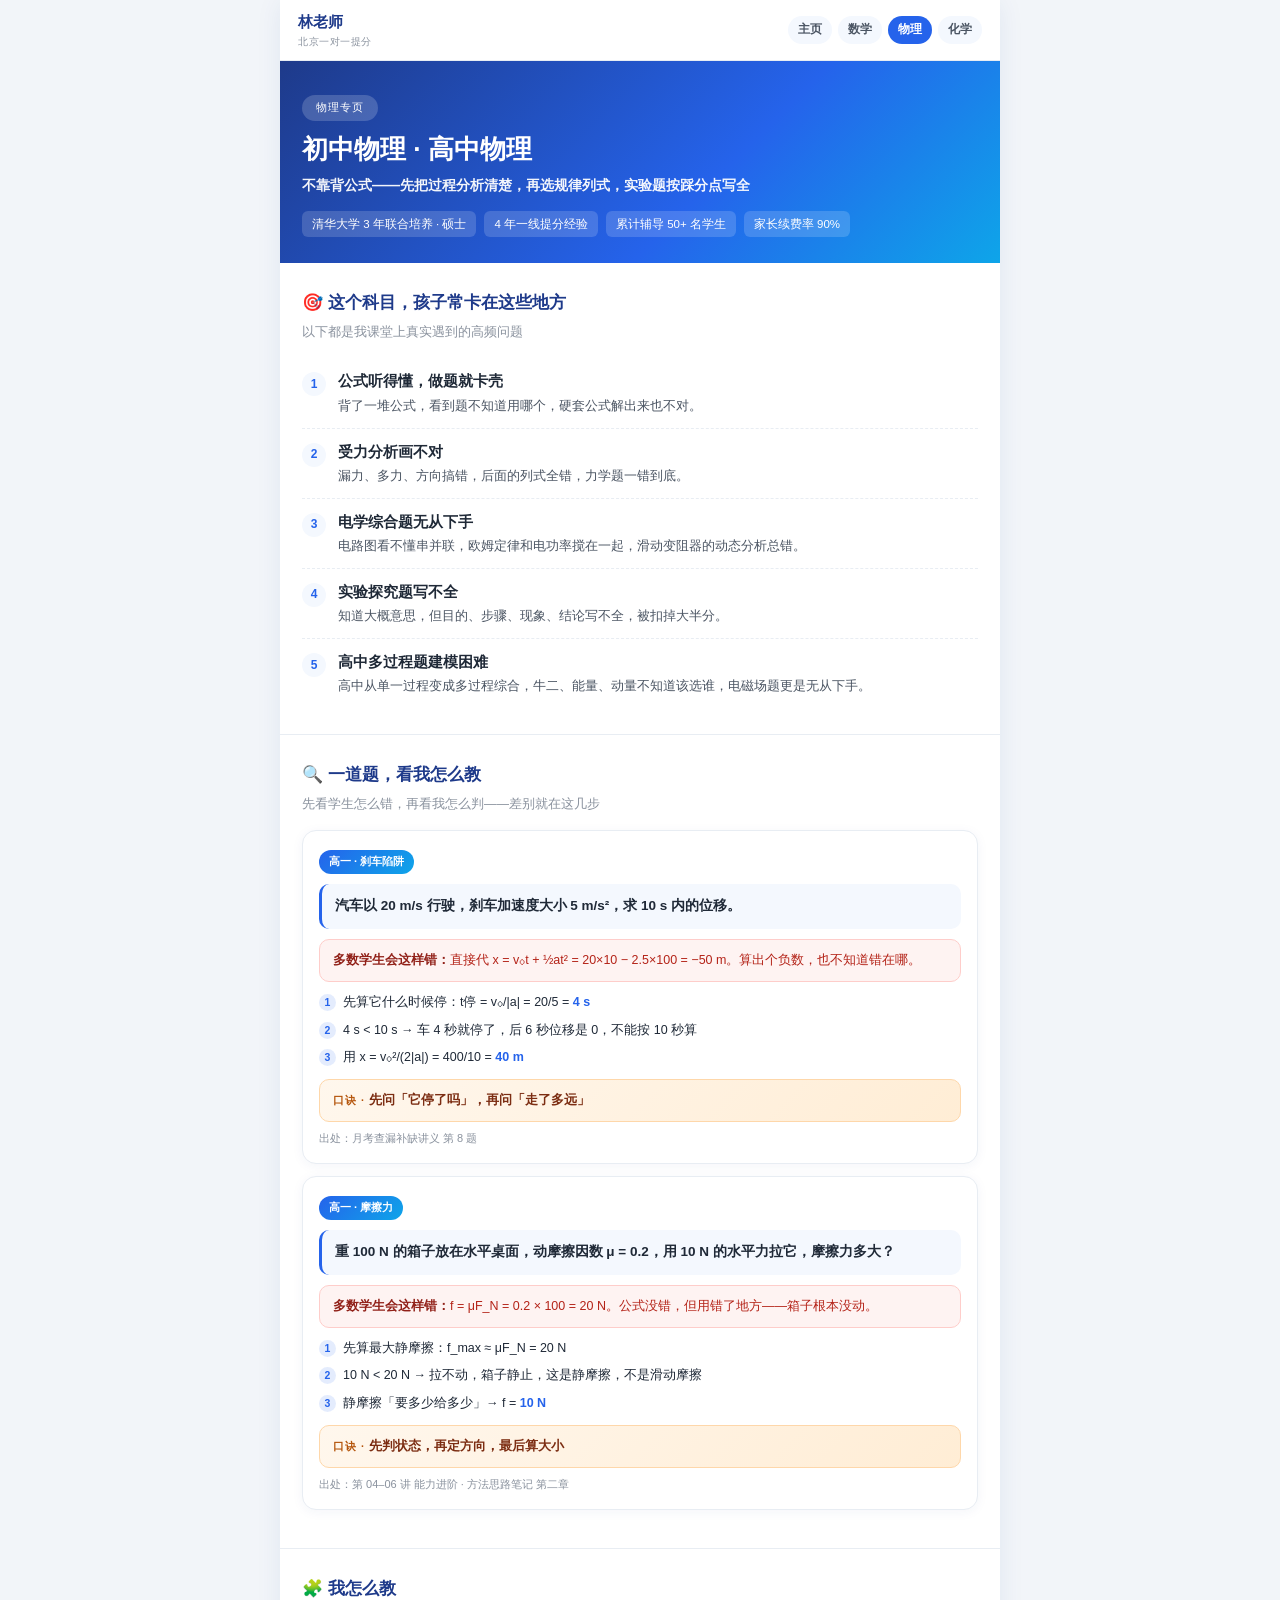
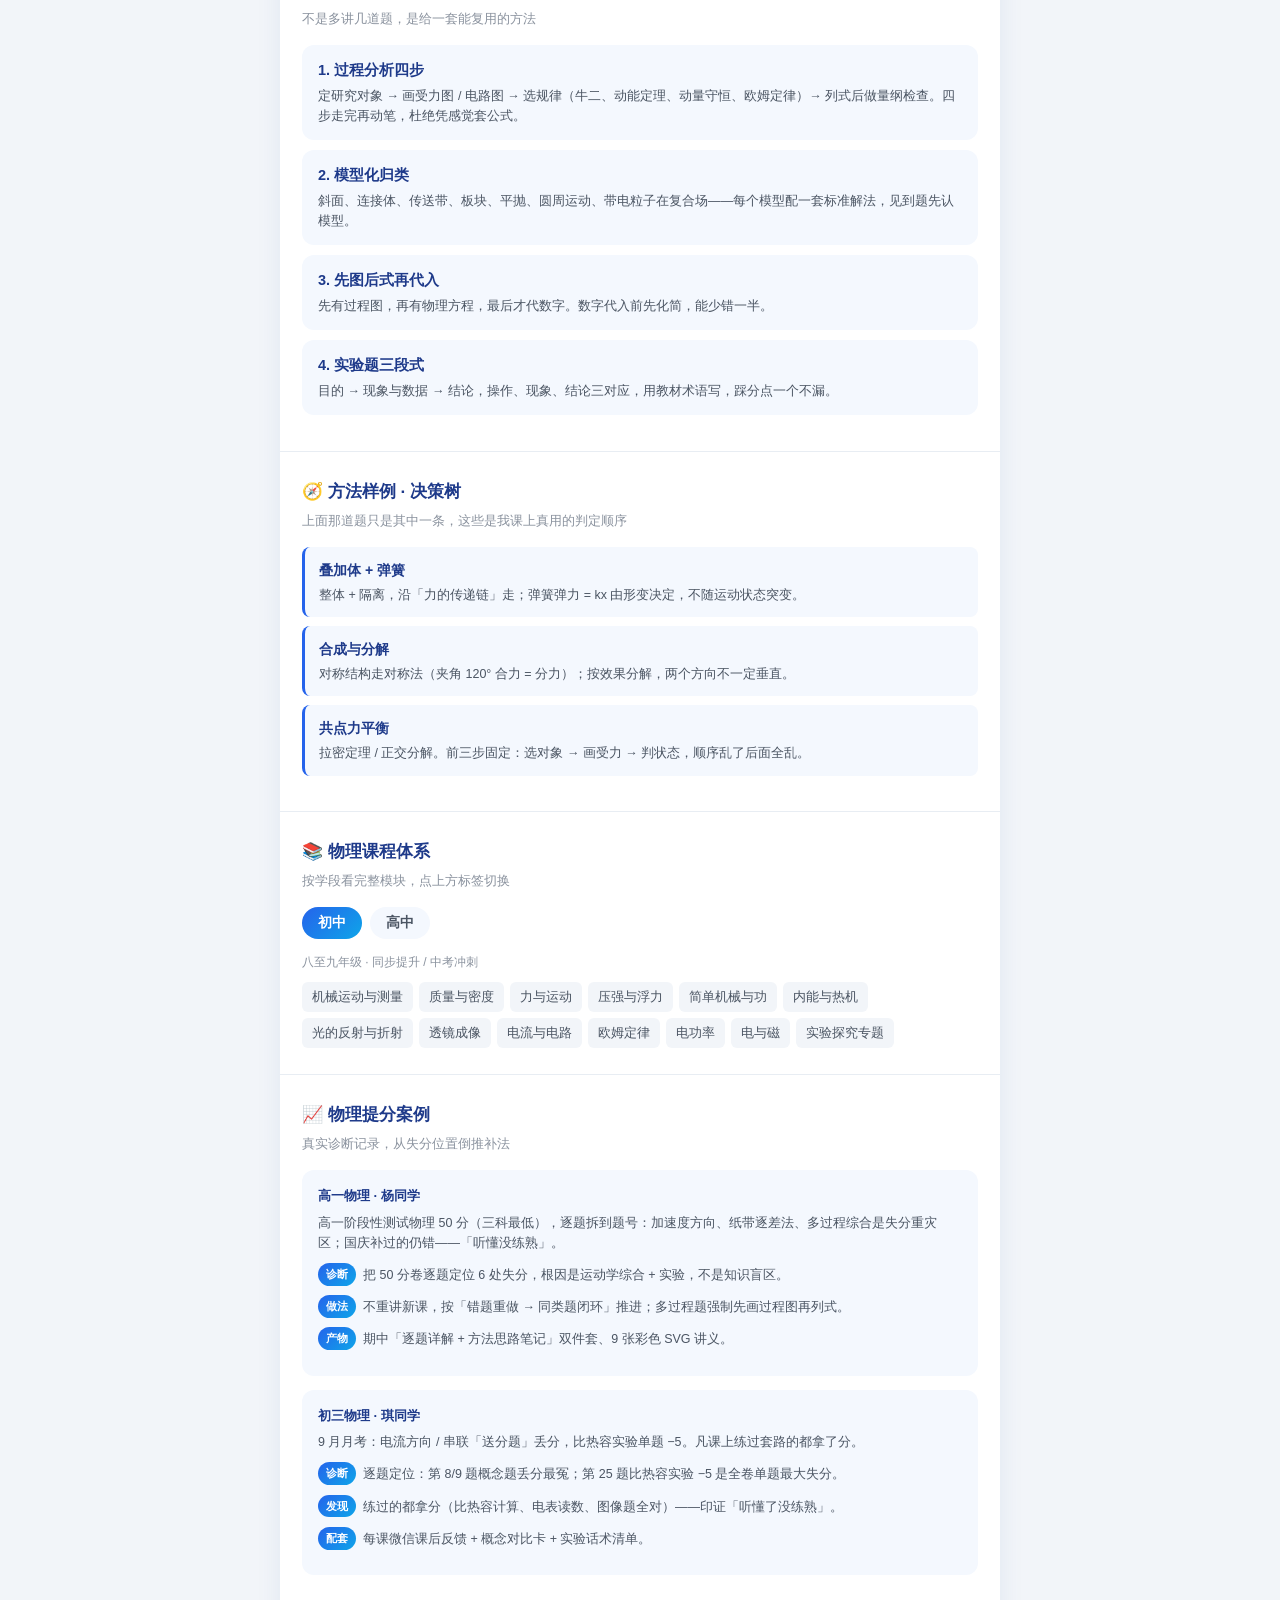
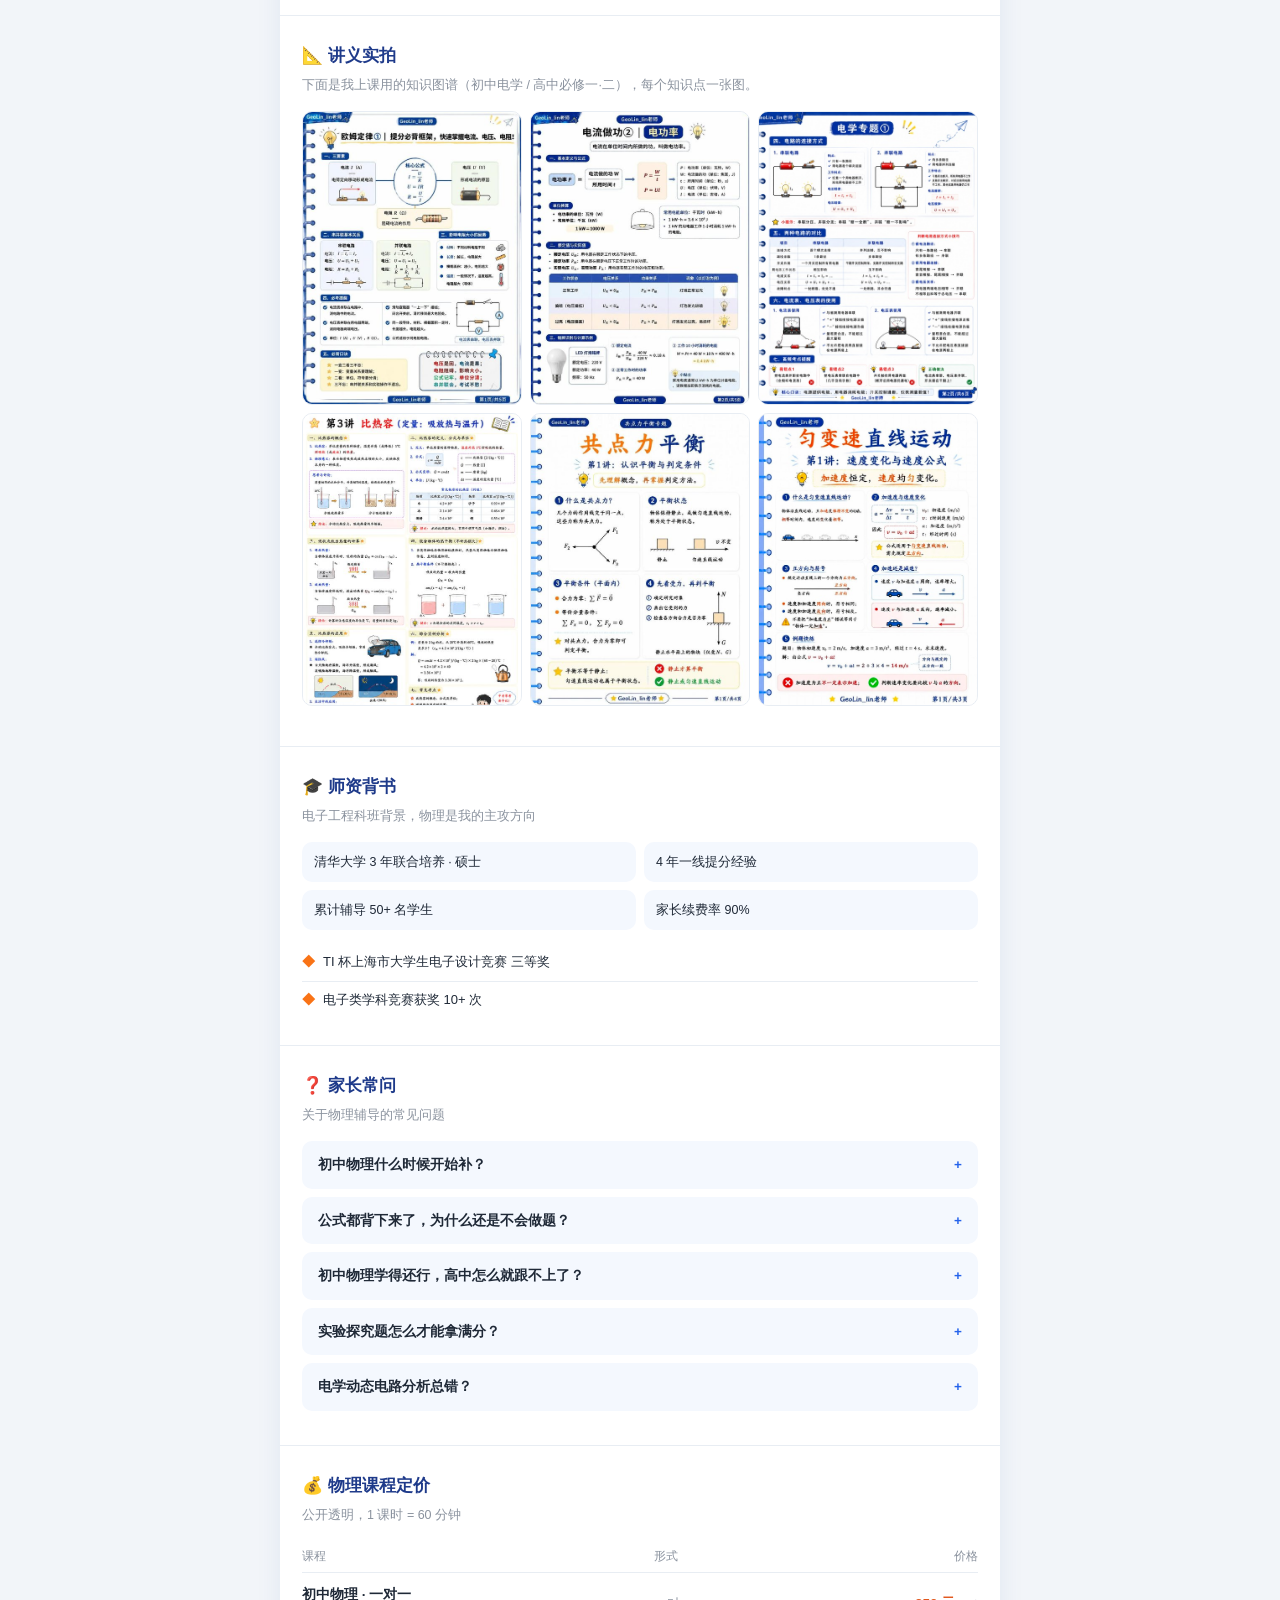
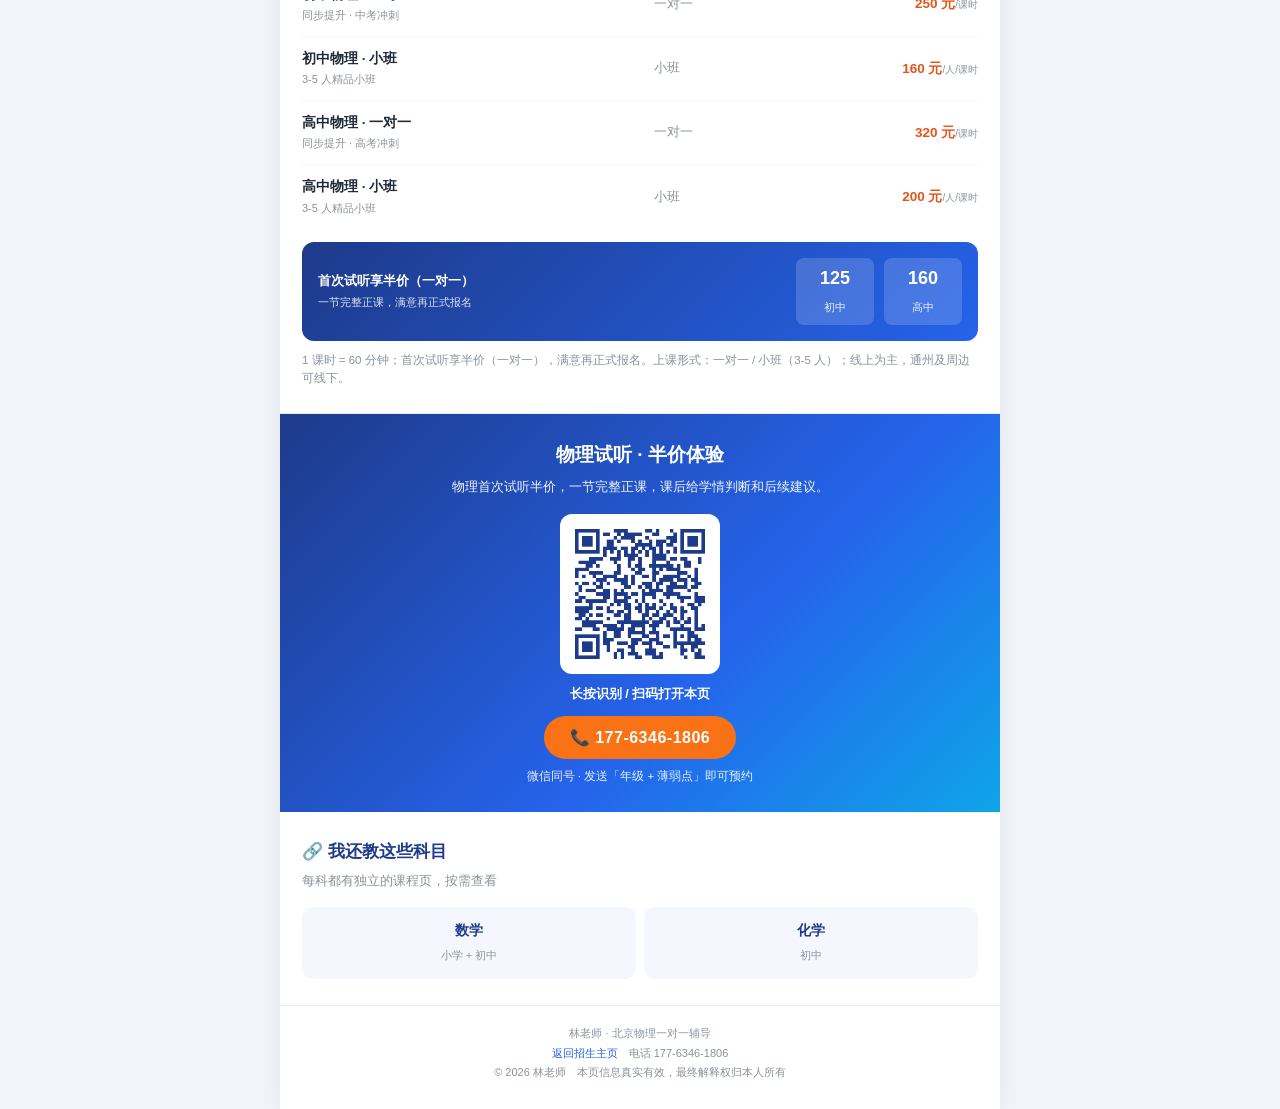
<file: physics/index.html>
<!DOCTYPE html>
<html lang="zh-CN">
<head>
<meta charset="UTF-8">
<meta name="viewport" content="width=device-width,initial-scale=1,viewport-fit=cover">
<title>北京初中物理 · 高中物理一对一辅导 | 林老师</title>
<meta name="description" content="北京初中物理、高中物理一对一辅导。专攻受力分析、欧姆定律与电功率、牛顿定律与能量动量、电磁感应综合题。先诊断后上课，每次课后有反馈。">
<link rel="canonical" href="https://ethanlin616.github.io/physics/">
<meta property="og:type" content="website">
<meta property="og:title" content="北京初中物理 · 高中物理一对一辅导 | 林老师">
<meta property="og:description" content="北京初中物理、高中物理一对一辅导。专攻受力分析、欧姆定律与电功率、牛顿定律与能量动量、电磁感应综合题。先诊断后上课，每次课后有反馈。">
<meta property="og:image" content="https://ethanlin616.github.io/physics/cover-physics.png">
<meta property="og:url" content="https://ethanlin616.github.io/physics/">
<meta name="twitter:card" content="summary_large_image">
<meta name="format-detection" content="telephone=no">
<link rel="icon" type="image/png" href="favicon.png">
<link rel="apple-touch-icon" href="favicon.png">
<style>:root{
  --c1:#1E3A8A; --c2:#2563EB; --c3:#0EA5E9; --accent:#F97316;
  --ink:#1F2937; --ink2:#4B5563; --ink3:#8A929E;
  --line:#E8EDF3; --soft:#F4F8FE;
}
*{margin:0;padding:0;box-sizing:border-box;-webkit-tap-highlight-color:transparent}
html{scroll-behavior:smooth}
body{
  font-family:"STHeiti Medium","Heiti SC","PingFang SC","Microsoft YaHei",-apple-system,sans-serif;
  color:var(--ink); background:#F2F5F9; line-height:1.6;
  -webkit-font-smoothing:antialiased;
}
img{max-width:100%;display:block}
a{color:inherit;text-decoration:none}
.wrap{max-width:720px;margin:0 auto;background:#fff;box-shadow:0 2px 24px rgba(30,58,138,.08)}

/* topbar */
.topbar{background:#fff;border-bottom:1px solid var(--line);padding:10px 18px;display:flex;align-items:center;justify-content:space-between;position:sticky;top:0;z-index:20}
.topbar .brand{font-size:15px;font-weight:800;color:var(--c1)}
.topbar .brand small{display:block;font-size:10px;font-weight:400;color:var(--ink3);letter-spacing:.5px}
.subj-nav{display:flex;gap:6px}
.subj-nav a{font-size:12px;padding:4px 10px;border-radius:14px;background:var(--soft);color:var(--ink2);font-weight:600}
.subj-nav a.on{background:var(--c2);color:#fff}

/* hero */
.hero{background:linear-gradient(135deg,var(--c1) 0%,var(--c2) 60%,var(--c3) 100%);color:#fff;padding:32px 22px 26px}
.hero .kicker{display:inline-block;background:rgba(255,255,255,.18);border-radius:16px;padding:4px 14px;font-size:11px;letter-spacing:1px}
.hero h1{font-size:26px;font-weight:800;line-height:1.3;margin:12px 0 8px}
.hero .sub{font-size:14px;opacity:.95;font-weight:600}
.hero .chips{margin-top:14px;display:flex;flex-wrap:wrap;gap:8px}
.hero .chips span{background:rgba(255,255,255,.16);border-radius:6px;padding:4px 10px;font-size:11.5px}

/* section */
.sec{padding:26px 22px;border-bottom:1px solid var(--line)}
.sec-title{font-size:17px;font-weight:800;color:var(--c1);margin-bottom:6px;display:flex;align-items:center;gap:7px}
.sec-sub{font-size:12.5px;color:var(--ink3);margin-bottom:16px}

/* pain cards */
.pain{display:flex;gap:12px;padding:12px 0;border-bottom:1px dashed var(--line)}
.pain:last-child{border-bottom:none}
.pain .no{flex:0 0 24px;height:24px;border-radius:50%;background:var(--soft);color:var(--c2);font-size:12px;font-weight:800;display:flex;align-items:center;justify-content:center;margin-top:2px}
.pain .t{font-size:14.5px;font-weight:700}
.pain .d{font-size:12.5px;color:var(--ink2);margin-top:2px}

/* methods */
.method{background:var(--soft);border-radius:12px;padding:14px 16px;margin-bottom:10px}
.method .t{font-size:14.5px;font-weight:800;color:var(--c1)}
.method .d{font-size:12.5px;color:var(--ink2);margin-top:4px}

/* tabs */
.tabs{display:flex;gap:8px;margin-bottom:14px;flex-wrap:wrap}
.tab{padding:7px 16px;border-radius:20px;background:var(--soft);color:var(--ink2);font-size:13.5px;font-weight:700;cursor:pointer;border:none;font-family:inherit}
.tab.on{background:linear-gradient(135deg,var(--c2),var(--c3));color:#fff}
.tabpanel{display:none}
.tabpanel.on{display:block}
.tabnote{font-size:12px;color:var(--ink3);margin-bottom:10px}
.tags{display:flex;flex-wrap:wrap;gap:6px}
.tags span{background:#F2F5F9;color:#4B5563;padding:5px 10px;border-radius:6px;font-size:12.5px}

/* price table */
.ptable{width:100%;border-collapse:collapse}
.ptable th{text-align:left;font-size:11.5px;color:var(--ink3);font-weight:500;padding:6px 0;border-bottom:1px solid var(--line)}
.ptable td{padding:11px 0;border-bottom:1px solid #F4F7FA;font-size:13.5px;vertical-align:middle}
.ptable tr:last-child td{border-bottom:none}
.ptable .nm{font-weight:700}
.ptable .ds{font-size:11px;color:var(--ink3);margin-top:2px}
.ptable .pr{text-align:right;font-weight:800;color:#E2561B;white-space:nowrap}
.ptable .pr small{font-size:10px;color:var(--ink3);font-weight:400}
.trialbox{margin-top:14px;background:linear-gradient(135deg,var(--c1),var(--c2));color:#fff;border-radius:12px;padding:16px;display:flex;align-items:center;justify-content:space-between;gap:12px;flex-wrap:wrap}
.trialbox .lb{font-size:13px;font-weight:700}
.trialbox .lb em{font-style:normal;font-size:11px;opacity:.85;display:block;font-weight:400;margin-top:2px}
.trialbox .vals{display:flex;gap:10px;flex-wrap:wrap}
.trialbox .v{background:rgba(255,255,255,.16);border-radius:8px;padding:6px 12px;text-align:center;min-width:78px}
.trialbox .v b{font-size:18px;font-weight:900;display:block}
.trialbox .v i{font-style:normal;font-size:10.5px;opacity:.9}
.note{font-size:11.5px;color:var(--ink3);margin-top:10px}

/* cases */
.case{background:var(--soft);border-radius:12px;padding:16px;margin-bottom:10px}
.case .g{font-size:13px;font-weight:800;color:var(--c1)}
.case .p{font-size:12.5px;color:var(--ink2);margin:6px 0 10px}
.case .nums{display:flex;gap:10px;margin-bottom:8px}
.case .nums div{flex:1;background:#fff;border-radius:8px;padding:8px;text-align:center}
.case .nums .k{font-size:10.5px;color:var(--ink3)}
.case .nums .v{font-size:17px;font-weight:900;color:var(--c1)}
.case .nums .v.up{color:#E2561B}
.case .r{font-size:12.5px;color:var(--ink2)}

/* creds */
.creds{display:grid;grid-template-columns:1fr 1fr;gap:8px}
.creds div{background:var(--soft);border-radius:10px;padding:10px 12px;font-size:12.5px}
.honor{font-size:13px;padding:8px 0;border-bottom:1px solid var(--line);display:flex;gap:8px;align-items:flex-start}
.honor:last-child{border-bottom:none}
.honor .dot{color:var(--accent);font-weight:800}

/* faq */
details{background:var(--soft);border-radius:10px;margin-bottom:8px;overflow:hidden}
summary{padding:13px 16px;font-size:13.5px;font-weight:700;cursor:pointer;list-style:none}
summary::-webkit-details-marker{display:none}
summary::after{content:"+";float:right;color:var(--c2);font-weight:800}
details[open] summary::after{content:"−"}
details .a{padding:0 16px 14px;font-size:12.5px;color:var(--ink2)}

/* cta */
.cta{background:linear-gradient(135deg,var(--c1) 0%,var(--c2) 60%,var(--c3) 100%);color:#fff;padding:26px 22px;text-align:center}
.cta h2{font-size:19px;font-weight:800}
.cta p{font-size:13px;opacity:.95;margin-top:6px}
.qrbox{width:160px;margin:16px auto 0;background:#fff;border-radius:12px;padding:8px}
.qrbox img{width:100%;border-radius:6px}
.cta .cap{font-size:12.5px;font-weight:700;margin-top:10px}
.phone{display:inline-block;margin-top:12px;background:var(--accent);color:#fff;font-size:16px;font-weight:800;padding:9px 26px;border-radius:24px;letter-spacing:.5px}
.cta .psub{font-size:11.5px;opacity:.9;margin-top:8px}

/* cross links */
.cross{display:grid;grid-template-columns:repeat(auto-fit,minmax(130px,1fr));gap:8px;margin-top:6px}
.cross a{background:var(--soft);border-radius:10px;padding:12px 8px;text-align:center}
.cross a b{display:block;font-size:14px;color:var(--c1)}
.cross a i{font-style:normal;font-size:11px;color:var(--ink3)}

/* footer */
.foot{padding:18px 22px 26px;text-align:center;font-size:11px;color:var(--ink3);line-height:1.8}
.foot a{color:var(--c2)}

@media(max-width:400px){
  .hero h1{font-size:22px}
  .creds{grid-template-columns:1fr}
  .cross{grid-template-columns:1fr}
}

/* 优化：真实案例卡 / 方法样例 / 讲义实拍（2026-10-29） */
.case-real{background:var(--soft);border-radius:12px;padding:16px;margin-bottom:14px}
.case-real .cmeta{font-size:12.5px;color:var(--ink2);margin:6px 0 10px;line-height:1.6}
.case-real .cmeta b.lo{color:#E04646;font-size:15px}
.case-real .cmeta b.up{color:#E2561B;font-size:15px}
.cblock{font-size:12.5px;line-height:1.7;margin-bottom:9px;color:var(--ink2)}
.cblock .ct{display:inline-block;font-weight:800;color:#fff;background:linear-gradient(135deg,var(--c2),var(--c3));font-size:11px;padding:2px 8px;border-radius:999px;margin-right:7px;vertical-align:1px}
.cblock b{color:var(--c1)}
.ms-item{background:var(--soft);border-left:3px solid var(--c2);border-radius:8px;padding:12px 14px;margin-bottom:9px}
.ms-item .h{font-size:14px;font-weight:800;color:var(--c1);margin-bottom:3px}
.ms-item .d{font-size:12.5px;color:var(--ink2);line-height:1.65}
.gallery-mini{display:grid;grid-template-columns:repeat(3,1fr);gap:8px;margin-bottom:14px}
.gallery-mini img{width:100%;border-radius:10px;border:1px solid var(--line);aspect-ratio:3/4;object-fit:cover;object-position:top}
@media(max-width:400px){ .gallery-mini{grid-template-columns:repeat(2,1fr)} }

/* ===== 一道题，看我怎么教（v2） ===== */
.demo{background:#fff;border:1px solid var(--line);border-radius:14px;padding:16px;margin-bottom:12px;box-shadow:0 2px 12px rgba(30,58,138,.05)}
.demo .dtag{display:inline-block;font-size:11px;font-weight:800;color:#fff;background:linear-gradient(135deg,var(--c2),var(--c3));padding:3px 10px;border-radius:999px;margin-bottom:10px}
.demo .q{font-size:13.5px;font-weight:700;line-height:1.7;padding:11px 13px;background:var(--soft);border-radius:10px;border-left:3px solid var(--c2)}
.demo .wrong{margin-top:10px;font-size:12.5px;line-height:1.7;color:#B42318;background:#FEF3F2;border:1px solid #FECDCA;border-radius:10px;padding:10px 13px}
.demo .wrong b{color:#912018}
.demo ol{margin-top:10px;counter-reset:d;list-style:none}
.demo ol li{position:relative;padding-left:24px;font-size:12.5px;line-height:1.7;margin-bottom:6px}
.demo ol li:last-child{margin-bottom:0}
.demo ol li::before{counter-increment:d;content:counter(d);position:absolute;left:0;top:2px;width:17px;height:17px;border-radius:50%;background:rgba(37,99,235,.12);color:var(--c2);font-size:10.5px;font-weight:800;text-align:center;line-height:17px}
.demo ol li b{color:var(--c2)}
.demo .key{margin-top:11px;font-size:13px;font-weight:800;color:#7C2D12;background:linear-gradient(135deg,#FFF7ED,#FFEDD5);border:1px solid #FED7AA;border-radius:10px;padding:10px 13px;line-height:1.6}
.demo .key::before{content:"口诀 · ";font-size:10.5px;color:#B45309;letter-spacing:1px}
.demo .src{margin-top:8px;font-size:11px;color:var(--ink3);line-height:1.6}
</style>
</head>
<body>
<div class="wrap">

  <div class="topbar">
    <div class="brand">林老师<small>北京一对一提分</small></div>
    <div class="subj-nav">
      <a href="../">主页</a>
<a class="" href="../math/">数学</a>
<a class="on" href="../physics/">物理</a>
<a class="" href="../chemistry/">化学</a>
    </div>
  </div>

  <div class="hero">
    <span class="kicker">物理专页</span>
    <h1>初中物理 · 高中物理</h1>
    <div class="sub">不靠背公式——先把过程分析清楚，再选规律列式，实验题按踩分点写全</div>
    <div class="chips">
      <span>清华大学 3 年联合培养 · 硕士</span>
<span>4 年一线提分经验</span>
<span>累计辅导 50+ 名学生</span>
<span>家长续费率 90%</span>
    </div>
  </div>

  <div class="sec">
    <div class="sec-title">🎯 这个科目，孩子常卡在这些地方</div>
    <div class="sec-sub">以下都是我课堂上真实遇到的高频问题</div>
    <div class="pain"><div class="no">1</div><div><div class="t">公式听得懂，做题就卡壳</div><div class="d">背了一堆公式，看到题不知道用哪个，硬套公式解出来也不对。</div></div></div>
<div class="pain"><div class="no">2</div><div><div class="t">受力分析画不对</div><div class="d">漏力、多力、方向搞错，后面的列式全错，力学题一错到底。</div></div></div>
<div class="pain"><div class="no">3</div><div><div class="t">电学综合题无从下手</div><div class="d">电路图看不懂串并联，欧姆定律和电功率搅在一起，滑动变阻器的动态分析总错。</div></div></div>
<div class="pain"><div class="no">4</div><div><div class="t">实验探究题写不全</div><div class="d">知道大概意思，但目的、步骤、现象、结论写不全，被扣掉大半分。</div></div></div>
<div class="pain"><div class="no">5</div><div><div class="t">高中多过程题建模困难</div><div class="d">高中从单一过程变成多过程综合，牛二、能量、动量不知道该选谁，电磁场题更是无从下手。</div></div></div>
  </div>

  <div class="sec">
    <div class="sec-title">🔍 一道题，看我怎么教</div>
    <div class="sec-sub">先看学生怎么错，再看我怎么判——差别就在这几步</div>
    <div class="demo"><span class="dtag">高一 · 刹车陷阱</span><div class="q">汽车以 20 m/s 行驶，刹车加速度大小 5 m/s²，求 10 s 内的位移。</div><div class="wrong"><b>多数学生会这样错：</b>直接代 x = v₀t + ½at² = 20×10 − 2.5×100 = −50 m。算出个负数，也不知道错在哪。</div><ol><li>先算它什么时候停：t停 = v₀/|a| = 20/5 = <b>4 s</b></li><li>4 s &lt; 10 s → 车 4 秒就停了，后 6 秒位移是 0，不能按 10 秒算</li><li>用 x = v₀²/(2|a|) = 400/10 = <b>40 m</b></li></ol><div class="key">先问「它停了吗」，再问「走了多远」</div><div class="src">出处：月考查漏补缺讲义 第 8 题</div></div>
<div class="demo"><span class="dtag">高一 · 摩擦力</span><div class="q">重 100 N 的箱子放在水平桌面，动摩擦因数 μ = 0.2，用 10 N 的水平力拉它，摩擦力多大？</div><div class="wrong"><b>多数学生会这样错：</b>f = μF_N = 0.2 × 100 = 20 N。公式没错，但用错了地方——箱子根本没动。</div><ol><li>先算最大静摩擦：f_max ≈ μF_N = 20 N</li><li>10 N &lt; 20 N → 拉不动，箱子静止，这是静摩擦，不是滑动摩擦</li><li>静摩擦「要多少给多少」→ f = <b>10 N</b></li></ol><div class="key">先判状态，再定方向，最后算大小</div><div class="src">出处：第 04–06 讲 能力进阶 · 方法思路笔记 第二章</div></div>
  </div>

  <div class="sec">
    <div class="sec-title">🧩 我怎么教</div>
    <div class="sec-sub">不是多讲几道题，是给一套能复用的方法</div>
    <div class="method"><div class="t">1. 过程分析四步</div><div class="d">定研究对象 → 画受力图 / 电路图 → 选规律（牛二、动能定理、动量守恒、欧姆定律）→ 列式后做量纲检查。四步走完再动笔，杜绝凭感觉套公式。</div></div>
<div class="method"><div class="t">2. 模型化归类</div><div class="d">斜面、连接体、传送带、板块、平抛、圆周运动、带电粒子在复合场——每个模型配一套标准解法，见到题先认模型。</div></div>
<div class="method"><div class="t">3. 先图后式再代入</div><div class="d">先有过程图，再有物理方程，最后才代数字。数字代入前先化简，能少错一半。</div></div>
<div class="method"><div class="t">4. 实验题三段式</div><div class="d">目的 → 现象与数据 → 结论，操作、现象、结论三对应，用教材术语写，踩分点一个不漏。</div></div>
  </div>

  <div class="sec">
    <div class="sec-title">🧭 方法样例 · 决策树</div>
    <div class="sec-sub">上面那道题只是其中一条，这些是我课上真用的判定顺序</div>
    <div class="ms-item"><div class="h">叠加体 + 弹簧</div><div class="d">整体 + 隔离，沿「力的传递链」走；弹簧弹力 = kx 由形变决定，不随运动状态突变。</div></div>
<div class="ms-item"><div class="h">合成与分解</div><div class="d">对称结构走对称法（夹角 120° 合力 = 分力）；按效果分解，两个方向不一定垂直。</div></div>
<div class="ms-item"><div class="h">共点力平衡</div><div class="d">拉密定理 / 正交分解。前三步固定：选对象 → 画受力 → 判状态，顺序乱了后面全乱。</div></div>
  </div>

  <div class="sec">
    <div class="sec-title">📚 物理课程体系</div>
    <div class="sec-sub">按学段看完整模块，点上方标签切换</div>
    <div class="tabs"><button class="tab on" data-tab="junior">初中</button>
<button class="tab" data-tab="senior">高中</button></div>
    <div class="tabpanel on" id="panel-junior"><div class="tabnote">八至九年级 · 同步提升 / 中考冲刺</div><div class="tags"><span>机械运动与测量</span><span>质量与密度</span><span>力与运动</span><span>压强与浮力</span><span>简单机械与功</span><span>内能与热机</span><span>光的反射与折射</span><span>透镜成像</span><span>电流与电路</span><span>欧姆定律</span><span>电功率</span><span>电与磁</span><span>实验探究专题</span></div></div>
<div class="tabpanel" id="panel-senior"><div class="tabnote">高一至高三 · 同步提升 / 高考冲刺</div><div class="tags"><span>运动的描述</span><span>匀变速直线运动</span><span>相互作用与受力分析</span><span>牛顿运动定律</span><span>曲线运动与平抛</span><span>圆周运动与万有引力</span><span>功和能 · 动能定理</span><span>动量与碰撞</span><span>静电场</span><span>恒定电流与电路分析</span><span>磁场与安培力</span><span>电磁感应</span><span>交变电流</span><span>振动与波</span><span>力学 / 电磁综合大题</span></div></div>
  </div>

  <div class="sec">
    <div class="sec-title">📈 物理提分案例</div>
    <div class="sec-sub">真实诊断记录，从失分位置倒推补法</div>
    <div class="case case-real"><div class="g">高一物理 · 杨同学</div><div class="cmeta">高一阶段性测试物理 50 分（三科最低），逐题拆到题号：加速度方向、纸带逐差法、多过程综合是失分重灾区；国庆补过的仍错——「听懂没练熟」。</div><div class="cblock"><span class="ct">诊断</span>把 50 分卷逐题定位 6 处失分，根因是运动学综合 + 实验，不是知识盲区。</div><div class="cblock"><span class="ct">做法</span>不重讲新课，按「错题重做 → 同类题闭环」推进；多过程题强制先画过程图再列式。</div><div class="cblock"><span class="ct">产物</span>期中「逐题详解 + 方法思路笔记」双件套、9 张彩色 SVG 讲义。</div></div>
<div class="case case-real"><div class="g">初三物理 · 琪同学</div><div class="cmeta">9 月月考：电流方向 / 串联「送分题」丢分，比热容实验单题 −5。凡课上练过套路的都拿了分。</div><div class="cblock"><span class="ct">诊断</span>逐题定位：第 8/9 题概念题丢分最冤；第 25 题比热容实验 −5 是全卷单题最大失分。</div><div class="cblock"><span class="ct">发现</span>练过的都拿分（比热容计算、电表读数、图像题全对）——印证「听懂了没练熟」。</div><div class="cblock"><span class="ct">配套</span>每课微信课后反馈 + 概念对比卡 + 实验话术清单。</div></div>
  </div>

  <div class="sec">
    <div class="sec-title">📐 讲义实拍</div>
    <div class="sec-sub">下面是我上课用的知识图谱（初中电学 / 高中必修一·二），每个知识点一张图。</div>
    <div class="gallery-mini">
<img src="junior-ohm-1.jpg" alt="讲义图谱" loading="lazy" decoding="async">
<img src="junior-pow-2.jpg" alt="讲义图谱" loading="lazy" decoding="async">
<img src="junior-elec-2.jpg" alt="讲义图谱" loading="lazy" decoding="async">
<img src="junior-cap.jpg" alt="讲义图谱" loading="lazy" decoding="async">
<img src="senior-balance-1.jpg" alt="讲义图谱" loading="lazy" decoding="async">
<img src="senior-kinetic-1.jpg" alt="讲义图谱" loading="lazy" decoding="async">
</div>
  </div>

  <div class="sec">
    <div class="sec-title">🎓 师资背书</div>
    <div class="sec-sub">电子工程科班背景，物理是我的主攻方向</div>
    <div class="creds">
      <div>清华大学 3 年联合培养 · 硕士</div><div>4 年一线提分经验</div><div>累计辅导 50+ 名学生</div><div>家长续费率 90%</div>
    </div>
    <div style="margin-top:14px">
      <div class="honor"><span class="dot">◆</span><span>TI 杯上海市大学生电子设计竞赛 三等奖</span></div>
<div class="honor"><span class="dot">◆</span><span>电子类学科竞赛获奖 10+ 次</span></div>
    </div>
  </div>

  <div class="sec">
    <div class="sec-title">❓ 家长常问</div>
    <div class="sec-sub">关于物理辅导的常见问题</div>
    <details><summary>初中物理什么时候开始补？</summary><div class="a">八下力学和九上电学是两个分水岭。力学没学透，后面压强浮力全受影响；电学没学透，电功率综合题就崩。发现卡住就补，别等到初三总复习。</div></details>
<details><summary>公式都背下来了，为什么还是不会做题？</summary><div class="a">物理考的是过程分析，不是套公式。拿到题先定研究对象、画受力图或电路图、判断用什么规律，最后才选公式。顺序反了就会背得越多越乱。</div></details>
<details><summary>初中物理学得还行，高中怎么就跟不上了？</summary><div class="a">高中从定性变定量、从单一过程变多过程综合，还要用矢量和函数工具。必修一前两章（运动学、受力分析）是地基，地基不牢后面全浮，先把受力分析补扎实。</div></details>
<details><summary>实验探究题怎么才能拿满分？</summary><div class="a">按“目的 → 操作 → 现象 → 结论”四段写，结论必须回扣探究目的，用教材术语（控制变量、转换法、多次测量求平均值），踩分点就不会漏。</div></details>
<details><summary>电学动态电路分析总错？</summary><div class="a">固定三步：先判断串并联 → 再看滑动变阻器阻值变化引起总电阻怎么变 → 最后用欧姆定律推电流电压分配。按这个顺序画一遍图，基本不会错。</div></details>
  </div>

  <div class="sec">
    <div class="sec-title">💰 物理课程定价</div>
    <div class="sec-sub">公开透明，1 课时 = 60 分钟</div>
    <table class="ptable"><tr><th style="width:52%">课程</th><th style="width:18%">形式</th><th style="width:30%;text-align:right">价格</th></tr><tr><td><div class="nm">初中物理 · 一对一</div><div class="ds">同步提升 · 中考冲刺</div></td><td style="color:#8A929E;font-size:12.5px">一对一</td><td class="pr">250 元<small>/课时</small></td></tr>
<tr><td><div class="nm">初中物理 · 小班</div><div class="ds">3-5 人精品小班</div></td><td style="color:#8A929E;font-size:12.5px">小班</td><td class="pr">160 元<small>/人/课时</small></td></tr>
<tr><td><div class="nm">高中物理 · 一对一</div><div class="ds">同步提升 · 高考冲刺</div></td><td style="color:#8A929E;font-size:12.5px">一对一</td><td class="pr">320 元<small>/课时</small></td></tr>
<tr><td><div class="nm">高中物理 · 小班</div><div class="ds">3-5 人精品小班</div></td><td style="color:#8A929E;font-size:12.5px">小班</td><td class="pr">200 元<small>/人/课时</small></td></tr></table>
    <div class="trialbox"><div class="lb">首次试听享半价（一对一）<em>一节完整正课，满意再正式报名</em></div><div class="vals"><div class="v"><b>125</b><i>初中</i></div><div class="v"><b>160</b><i>高中</i></div></div></div>
    <div class="note">1 课时 = 60 分钟；首次试听享半价（一对一），满意再正式报名。上课形式：一对一 / 小班（3-5 人）；线上为主，通州及周边可线下。</div>
  </div>

  <div class="cta">
    <h2>物理试听 · 半价体验</h2>
    <p>物理首次试听半价，一节完整正课，课后给学情判断和后续建议。</p>
    <div class="qrbox"><img src="qr.png" alt="扫码打开物理课程页"></div>
    <div class="cap">长按识别 / 扫码打开本页</div>
    <a class="phone" href="tel:17763461806">📞 177-6346-1806</a>
    <div class="psub">微信同号 · 发送「年级 + 薄弱点」即可预约</div>
  </div>

  <div class="sec">
    <div class="sec-title">🔗 我还教这些科目</div>
    <div class="sec-sub">每科都有独立的课程页，按需查看</div>
    <div class="cross">
      <a href="../math/"><b>数学</b><i>小学 + 初中</i></a>
<a href="../chemistry/"><b>化学</b><i>初中</i></a>
    </div>
  </div>

  <div class="foot">
    林老师 · 北京物理一对一辅导<br>
    <a href="https://ethanlin616.github.io">返回招生主页</a>　电话 177-6346-1806<br>
    © 2026 林老师　本页信息真实有效，最终解释权归本人所有
  </div>

</div>
<script>
(function(){
  var tabs=document.querySelectorAll('.tab');
  var panels=document.querySelectorAll('.tabpanel');
  Array.prototype.forEach.call(tabs,function(t){
    t.addEventListener('click',function(){
      Array.prototype.forEach.call(tabs,function(x){x.className='tab'});
      Array.prototype.forEach.call(panels,function(p){p.className='tabpanel'});
      t.className='tab on';
      var el=document.getElementById('panel-'+t.getAttribute('data-tab'));
      if(el) el.className='tabpanel on';
    });
  });
})();
</script>
</body>
</html>
</file>
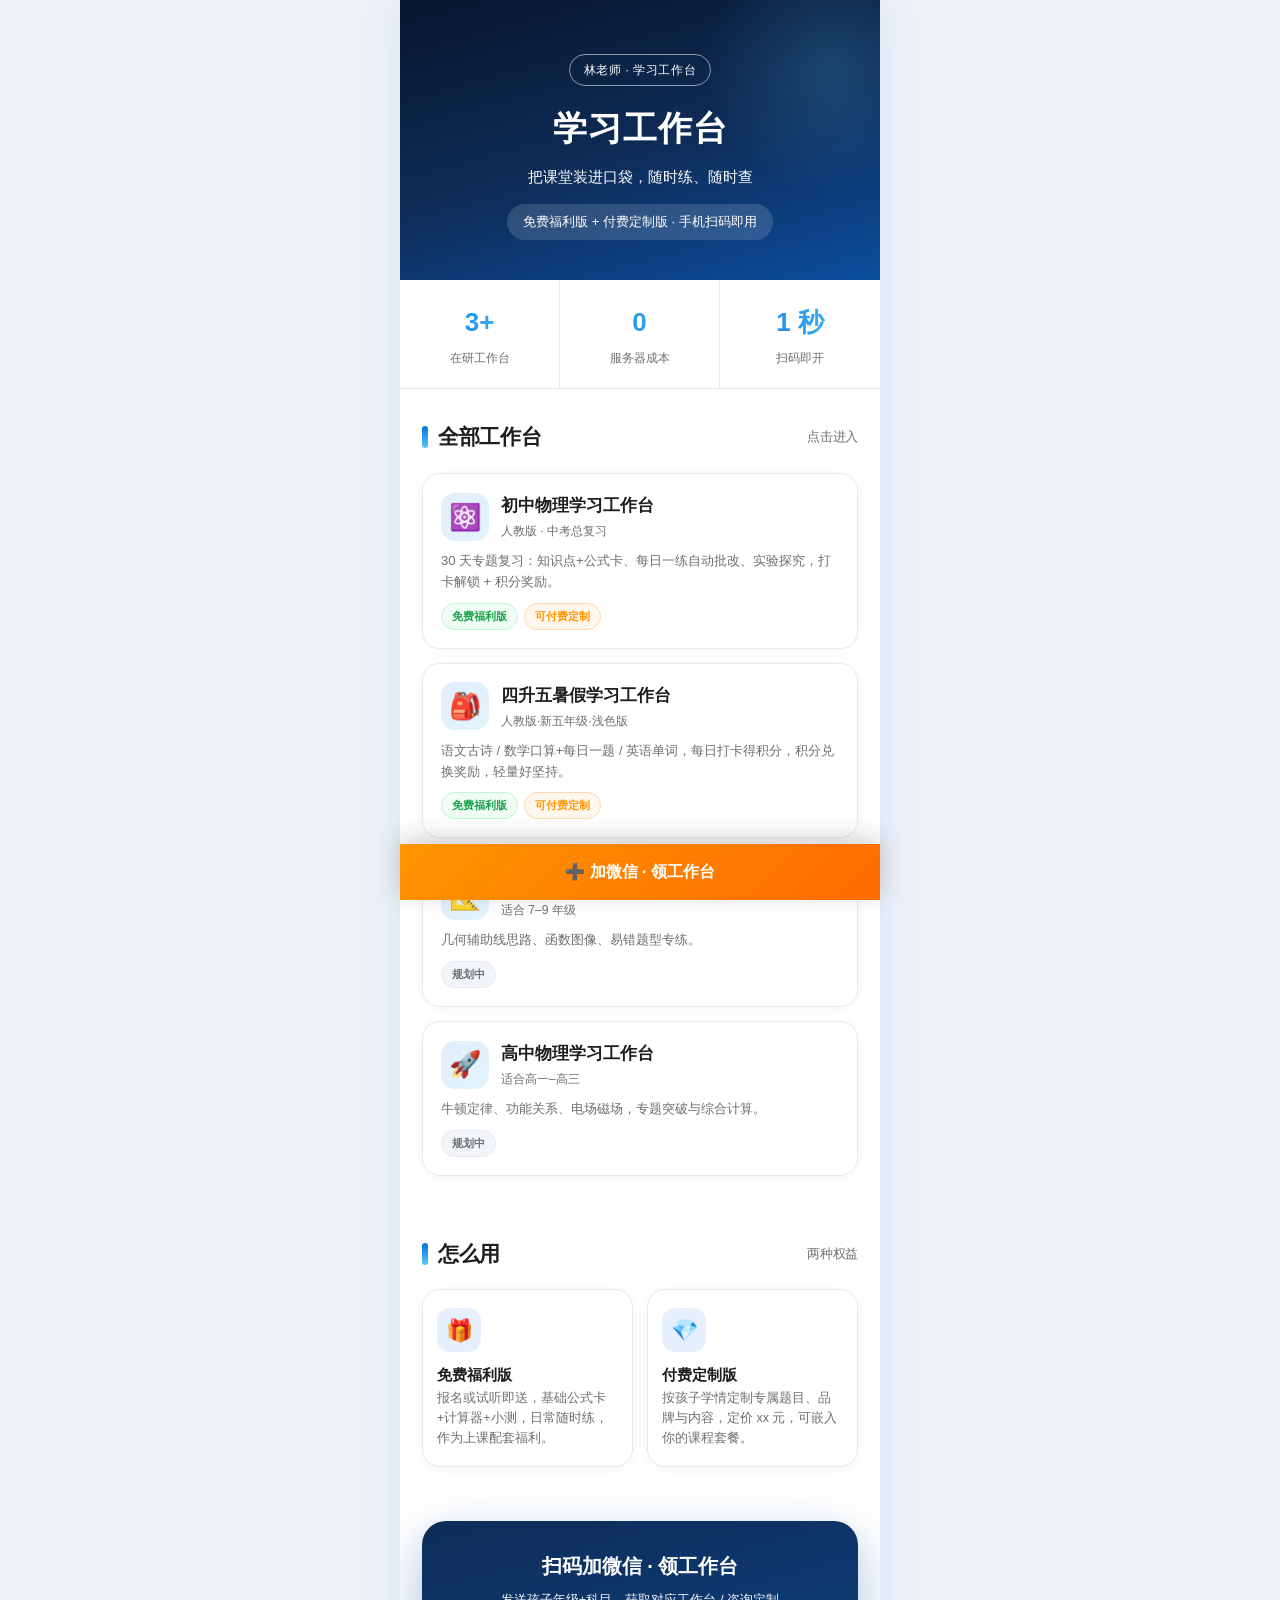
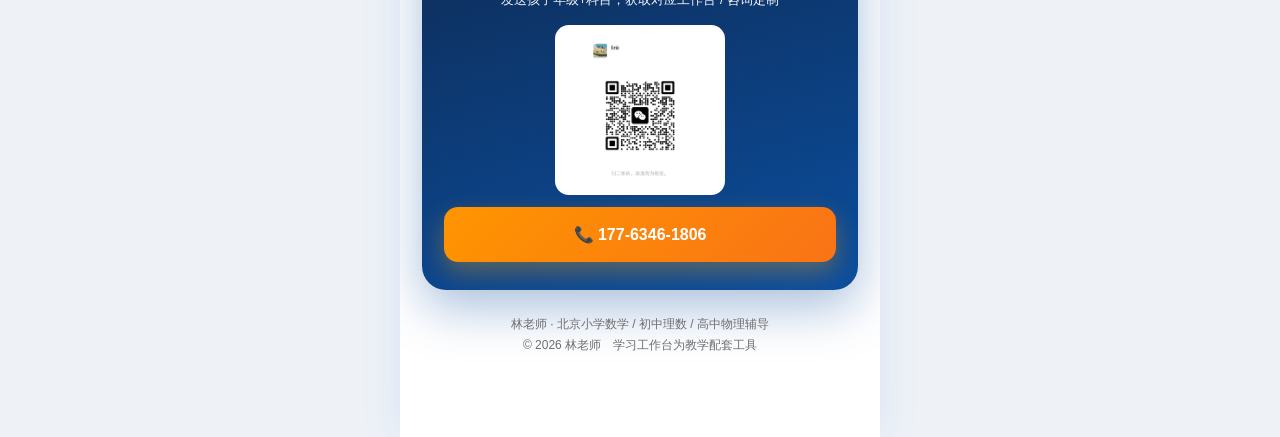
<file: workbench/index.html>
<!DOCTYPE html>
<html lang="zh-CN">
<head>
<meta charset="UTF-8">
<meta name="viewport" content="width=device-width, initial-scale=1.0">
<title>林老师 · 学习工作台</title>
<meta property="og:title" content="林老师 · 学习工作台">
<meta property="og:description" content="把课堂装进口袋：小学/初中/高中专属学习工作台，免费福利版 + 付费定制版，扫码即用。">
<meta property="og:type" content="website">
<link rel="stylesheet" href="assets/theme.css">
</head>
<body>
<div class="wrap">

  <header class="hero">
    <span class="badge">林老师 · 学习工作台</span>
    <h1>学习工作台</h1>
    <div class="sub">把课堂装进口袋，随时练、随时查</div>
    <div class="tag">免费福利版 + 付费定制版 · 手机扫码即用</div>
  </header>

  <div class="quick-bar">
    <div><b>3+</b><span>在研工作台</span></div>
    <div><b>0</b><span>服务器成本</span></div>
    <div><b>1 秒</b><span>扫码即开</span></div>
  </div>

  <section>
    <div class="sec-title"><span class="dot"></span>全部工作台<small>点击进入</small></div>
    <div class="wb-grid">

      <a class="wb-card" href="初中物理/index.html">
        <div class="top">
          <div class="emoji">⚛️</div>
          <div>
            <h3>初中物理学习工作台</h3>
            <div class="grade">人教版 · 中考总复习</div>
          </div>
        </div>
        <p>30 天专题复习：知识点+公式卡、每日一练自动批改、实验探究，打卡解锁 + 积分奖励。</p>
        <div class="tags">
          <span class="badge-free">免费福利版</span>
          <span class="badge-pay">可付费定制</span>
        </div>
      </a>

      <a class="wb-card" href="四升五暑假/index.html">
        <div class="top">
          <div class="emoji">🎒</div>
          <div>
            <h3>四升五暑假学习工作台</h3>
            <div class="grade">人教版·新五年级·浅色版</div>
          </div>
        </div>
        <p>语文古诗 / 数学口算+每日一题 / 英语单词，每日打卡得积分，积分兑换奖励，轻量好坚持。</p>
        <div class="tags">
          <span class="badge-free">免费福利版</span>
          <span class="badge-pay">可付费定制</span>
        </div>
      </a>

      <a class="wb-card soon" href="#">
        <div class="top">
          <div class="emoji">📐</div>
          <div>
            <h3>初中数学学习工作台</h3>
            <div class="grade">适合 7–9 年级</div>
          </div>
        </div>
        <p>几何辅助线思路、函数图像、易错题型专练。</p>
        <div class="tags">
          <span class="badge-soon">规划中</span>
        </div>
      </a>

      <a class="wb-card soon" href="#">
        <div class="top">
          <div class="emoji">🚀</div>
          <div>
            <h3>高中物理学习工作台</h3>
            <div class="grade">适合高一–高三</div>
          </div>
        </div>
        <p>牛顿定律、功能关系、电场磁场，专题突破与综合计算。</p>
        <div class="tags">
          <span class="badge-soon">规划中</span>
        </div>
      </a>

    </div>
  </section>

  <section>
    <div class="sec-title"><span class="dot"></span>怎么用<small>两种权益</small></div>
    <div class="grid">
      <div class="feat">
        <div class="ic">🎁</div>
        <h3>免费福利版</h3>
        <p>报名或试听即送，基础公式卡+计算器+小测，日常随时练，作为上课配套福利。</p>
      </div>
      <div class="feat">
        <div class="ic">💎</div>
        <h3>付费定制版</h3>
        <p>按孩子学情定制专属题目、品牌与内容，定价 xx 元，可嵌入你的课程套餐。</p>
      </div>
    </div>
  </section>

  <div class="qr-card" id="contact">
    <h3>扫码加微信 · 领工作台</h3>
    <div class="sub">发送孩子年级+科目，获取对应工作台 / 咨询定制</div>
    <div class="qr-box"><img src="assets/wechat-qr.png" alt="微信二维码"></div>
    <a href="tel:17763461806" class="cta-tel">📞 177-6346-1806</a>
  </div>

  <footer style="text-align:center;font-size:12px;color:var(--muted);padding:24px 22px 8px;">
    林老师 · 北京小学数学 / 初中理数 / 高中物理辅导<br>
    © 2026 林老师　学习工作台为教学配套工具
  </footer>

</div>

<a href="#contact" class="sticky-cta"><span class="sticky-inner">➕ 加微信 · 领工作台</span></a>
<script src="assets/app.js"></script>
</body>
</html>
</file>
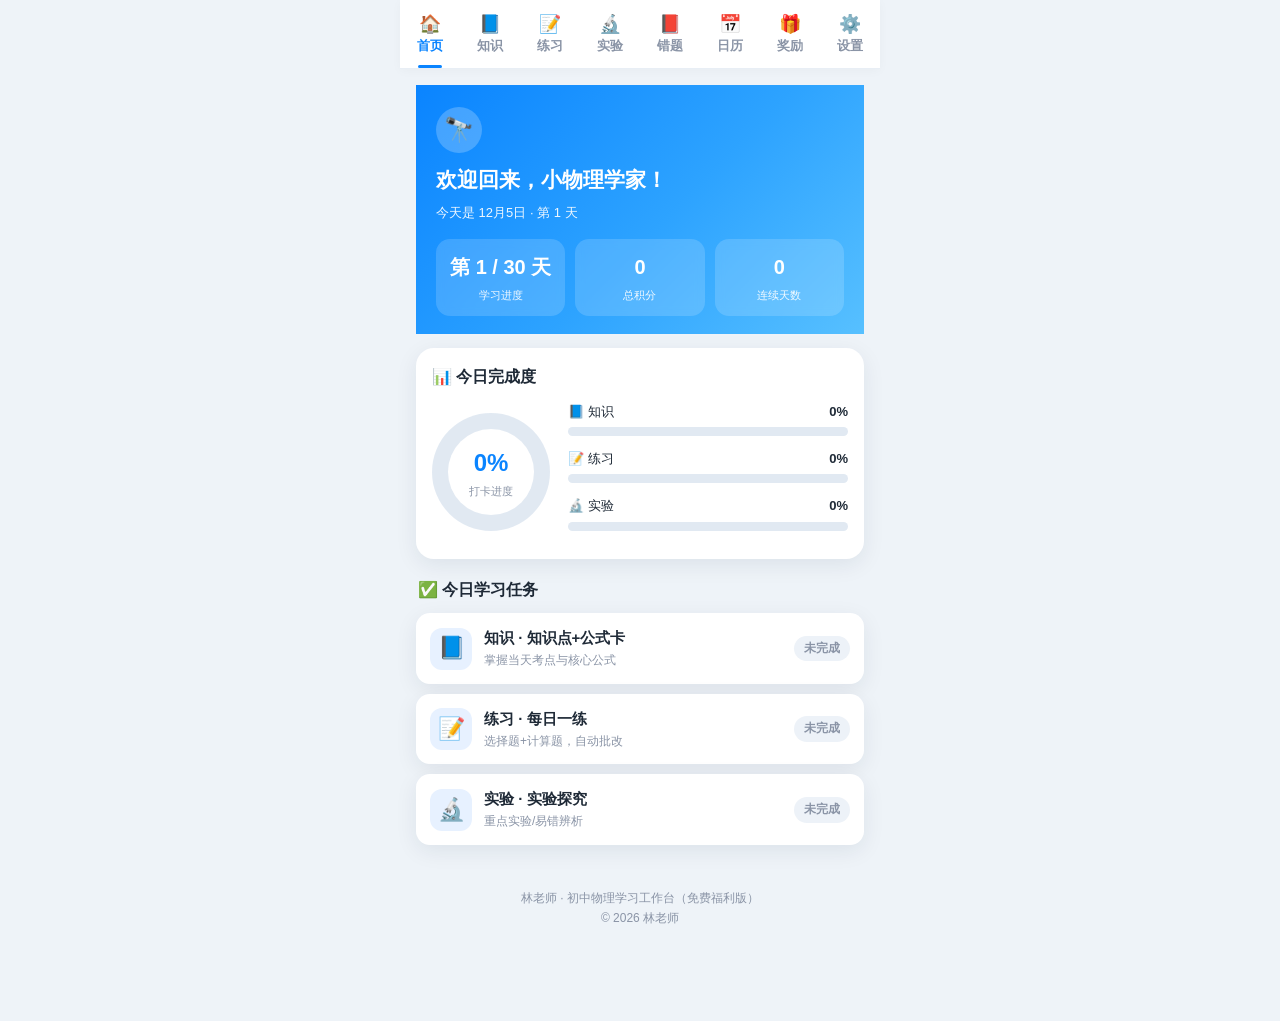
<file: workbench/初中物理/index.html>
<!DOCTYPE html>
<html lang="zh-CN">
<head>
<meta charset="UTF-8">
<meta name="viewport" content="width=device-width, initial-scale=1.0">
<title>初中物理学习工作台 · 中考总复习 · 林老师</title>
<meta name="og:title" content="初中物理学习工作台 · 中考总复习 · 林老师">
<meta name="og:description" content="人教版初中物理中考总复习：知识点+公式卡、每日一练自动批改、实验探究，30 天打卡解锁，积分兑换奖励。">
<link rel="stylesheet" href="assets/theme.css?v=1">
</head>
<body>
<div class="wrap">

  <!-- ===== 顶部标签导航 ===== -->
  <nav class="tabs" id="tabs">
    <button data-tab="home" class="active"><span class="ic">🏠</span>首页</button>
    <button data-tab="know"><span class="ic">📘</span>知识</button>
    <button data-tab="quiz"><span class="ic">📝</span>练习</button>
    <button data-tab="exp"><span class="ic">🔬</span>实验</button>
    <button data-tab="wrong"><span class="ic">📕</span>错题<span class="tbadge" id="wBadge"></span></button>
    <button data-tab="calendar"><span class="ic">📅</span>日历</button>
    <button data-tab="reward"><span class="ic">🎁</span>奖励</button>
    <button data-tab="settings"><span class="ic">⚙️</span>设置</button>
  </nav>

  <!-- ============ 首页 ============ -->
  <section class="panel active" id="panel-home">
    <div class="hero">
      <div class="avatar">🔭</div>
      <h1>欢迎回来，小物理学家！</h1>
      <div class="sub" id="heroDate">开始你的中考物理冲刺</div>
      <div class="stats">
        <div class="stat"><div class="n" id="stDay">第 1 天</div><div class="l">学习进度</div></div>
        <div class="stat"><div class="n" id="stPoint">0</div><div class="l">总积分</div></div>
        <div class="stat"><div class="n" id="stStreak">0</div><div class="l">连续天数</div></div>
      </div>
    </div>

    <div class="card" style="margin-top:14px;">
      <h3>📊 今日完成度</h3>
      <div class="prog">
        <div class="ring" id="ring"><div class="rt"><b id="ringP">0%</b><span>打卡进度</span></div></div>
        <div class="bars">
          <div class="bar" id="bar-know"><div class="top"><span>📘 知识</span><b>0%</b></div><div class="track"><div class="fill" style="width:0%"></div></div></div>
          <div class="bar" id="bar-quiz"><div class="top"><span>📝 练习</span><b>0%</b></div><div class="track"><div class="fill" style="width:0%"></div></div></div>
          <div class="bar" id="bar-exp"><div class="top"><span>🔬 实验</span><b>0%</b></div><div class="track"><div class="fill" style="width:0%"></div></div></div>
        </div>
      </div>
    </div>

    <div class="section-t">✅ 今日学习任务</div>
    <div class="taskcard" data-go="know"><div class="em">📘</div><div class="tx"><b>知识 · 知识点+公式卡</b><span>掌握当天考点与核心公式</span></div><div class="st no" id="go-know">未完成</div></div>
    <div class="taskcard" data-go="quiz"><div class="em">📝</div><div class="tx"><b>练习 · 每日一练</b><span>选择题+计算题，自动批改</span></div><div class="st no" id="go-quiz">未完成</div></div>
    <div class="taskcard" data-go="exp"><div class="em">🔬</div><div class="tx"><b>实验 · 实验探究</b><span>重点实验/易错辨析</span></div><div class="st no" id="go-exp">未完成</div></div>
  </section>

  <!-- ============ 知识 ============ -->
  <section class="panel" id="panel-know">
    <div class="know" id="know"></div>
    <div style="display:flex;gap:8px;margin:12px 0;">
      <button class="linkbtn" id="fToggle">🙈 隐藏公式</button>
    </div>
    <button class="btn full green" id="knowDone">✓ 我掌握了，打卡 +10</button>
    <p class="small" style="text-align:center;margin-top:8px;">掌握当天知识点即可打卡</p>
  </section>

  <!-- ============ 练习 ============ -->
  <section class="panel" id="panel-quiz">
    <div id="qList"></div>
    <button class="btn full" id="qCheck" style="margin-top:4px;">✓ 批改</button>
    <button class="btn full green" id="quizDone" style="margin-top:10px;">✓ 完成练习打卡 +10</button>
    <p class="small" style="text-align:center;margin-top:8px;">提交批改后绿对红错，全对额外 +5</p>
  </section>

  <!-- ============ 实验 ============ -->
  <section class="panel" id="panel-exp">
    <div class="exp" id="exp"></div>
    <button class="btn full green" id="expDone" style="margin-top:12px;">✓ 完成实验打卡 +10</button>
  </section>

  <!-- ============ 错题本 ============ -->
  <section class="panel" id="panel-wrong">
    <div class="wrong" id="wrong"></div>
  </section>

  <!-- ============ 日历 ============ -->
  <section class="panel" id="panel-calendar">
    <div class="card">
      <h3>📅 中考复习打卡日历</h3>
      <p class="small" id="calInfo" style="margin:0 0 12px;">第 1 天</p>
      <div class="calendar" id="calendar"></div>
      <p class="small" style="margin:12px 2px 0;">✅ 已完成 · 🟦 今天（进行中） · 🔒 未解锁（先完成今天）</p>
    </div>
  </section>

  <!-- ============ 设置 ============ -->
  <section class="panel" id="panel-settings">
    <div class="card">
      <h3>⚙️ 自定义任务</h3>
      <p class="small" style="margin:0 0 12px;">开启 / 关闭模块、调节练习题量；家长可据此定制孩子的复习计划。</p>
      <div class="set-row"><label><input type="checkbox" id="setKnow"> 知识 · 知识点+公式卡</label></div>
      <div class="set-row"><label><input type="checkbox" id="setQuiz"> 练习 · 每日一练</label></div>
      <div class="set-row"><label><input type="checkbox" id="setExp"> 实验 · 实验探究</label></div>
      <div class="set-row"><span>每日题量（选择+计算）</span><input type="number" id="setQuizNum" min="3" max="8" value="5"></div>
      <div class="set-row"><span>起始日</span><input type="date" id="setStart" value="2026-07-01"></div>
      <div class="set-row"><span>总天数</span>
        <select id="setTotal"><option value="5">5 天</option><option value="10">10 天</option><option value="15">15 天</option><option value="20">20 天</option><option value="30" selected>30 天</option><option value="40">40 天</option><option value="60">60 天</option></select>
      </div>
      <div style="display:flex;gap:8px;margin-top:14px;">
        <button class="btn full green" id="setSave" style="flex:1;">💾 保存设置</button>
        <button class="btn ghost" id="setReset" style="flex:1;">恢复默认</button>
      </div>
    </div>
  </section>

  <!-- ============ 奖励 ============ -->
  <section class="panel" id="panel-reward">
    <div class="reward-hero">
      <div class="coin">🪙</div>
      <div><div class="n" id="coinNum">0</div><div class="l">我的金币</div></div>
    </div>

    <div class="section-t">🛍️ 积分商城</div>
    <div class="mall" id="mall"></div>

    <div class="section-t">🎫 我的兑换券</div>
    <div id="coupons"><p class="small" style="margin:4px 2px;">还没有兑换奖励，去上面挑一个吧！</p></div>

    <div class="section-t">🏅 徽章墙</div>
    <div class="badges" id="badges"></div>

    <div class="card" style="margin-top:16px;text-align:center;">
      <div style="font-weight:800;margin-bottom:6px;">📲 想要专属定制版？</div>
      <p class="small" style="margin:0 0 10px;">加林老师微信，领取完整中考复习计划 / 定制你的专属题目。</p>
      <img src="../assets/wechat-qr.png" alt="微信二维码" style="width:120px;border-radius:12px;">
      <div class="muted" style="margin-top:8px;font-size:13px;">电话 177-6346-1806</div>
    </div>
  </section>

  <div class="foot">林老师 · 初中物理学习工作台（免费福利版）<br>© 2026 林老师</div>
</div>

<!-- 兑换确认弹窗 -->
<div class="modal" id="modal">
  <div class="box">
    <h3 id="mTitle">兑换奖励</h3>
    <p id="mText">确定兑换吗？</p>
    <button class="btn orange full" id="mOk">确定兑换</button>
    <button class="btn ghost full" id="mCancel" style="margin-top:8px;">再想想</button>
  </div>
</div>
<!-- 清空错题确认弹窗（页面内弹窗，兼容 iframe 预览，替代原生 confirm） -->
<div class="modal" id="cModal">
  <div class="box">
    <h3 id="cTitle">清空错题本</h3>
    <p id="cText">确定清空错题本吗？已掌握的题目和记录都会被删除，此操作不可恢复。</p>
    <button class="btn red full" id="cOk">确定清空</button>
    <button class="btn ghost full" id="cCancel" style="margin-top:8px;">再想想</button>
  </div>
</div>
<div class="toast" id="toast"></div>

<script src="assets/data.js?v=1"></script>
<script src="assets/app.js?v=1"></script>
</body>
</html>
</file>
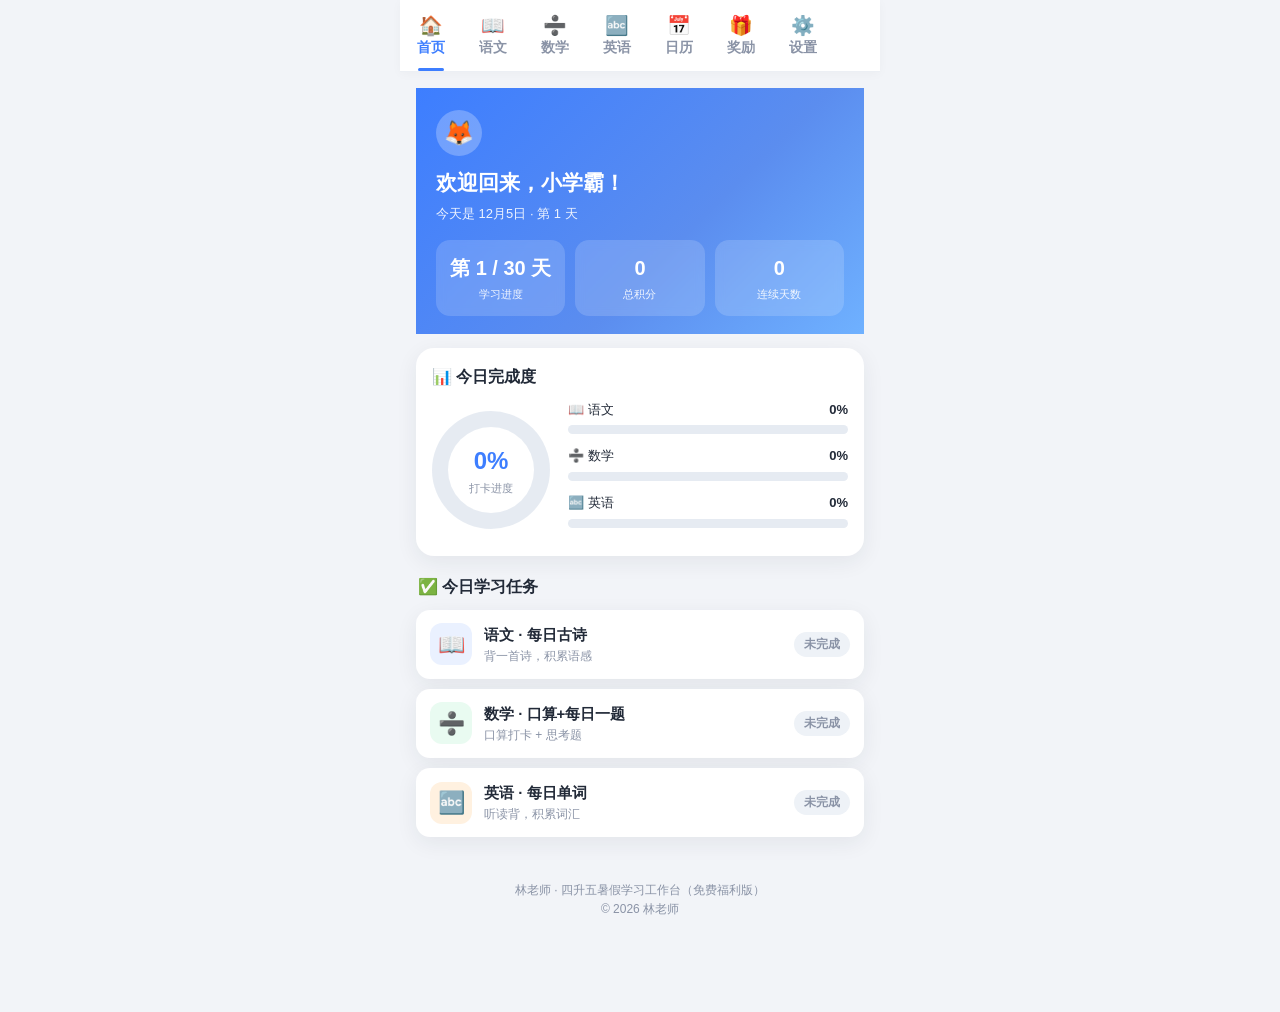
<file: workbench/四升五暑假/index.html>
<!DOCTYPE html>
<html lang="zh-CN">
<head>
<meta charset="UTF-8">
<meta name="viewport" content="width=device-width, initial-scale=1.0">
<title>四升五暑假学习工作台 · 林老师</title>
<meta name="og:title" content="四升五暑假学习工作台 · 林老师">
<meta name="og:description" content="人教版四升五暑假学习：语文古诗、数学口算、英语单词，30 天打卡解锁，完成任务得积分兑换奖励。">
<link rel="stylesheet" href="assets/theme.css?v=2">
</head>
<body>
<div class="wrap">

  <!-- ===== 顶部标签导航 ===== -->
  <nav class="tabs" id="tabs">
    <button data-tab="home" class="active"><span class="ic">🏠</span>首页</button>
    <button data-tab="chinese"><span class="ic">📖</span>语文</button>
    <button data-tab="math"><span class="ic">➗</span>数学</button>
    <button data-tab="english"><span class="ic">🔤</span>英语</button>
    <button data-tab="calendar"><span class="ic">📅</span>日历</button>
    <button data-tab="reward"><span class="ic">🎁</span>奖励</button>
    <button data-tab="settings"><span class="ic">⚙️</span>设置</button>
  </nav>

  <!-- ============ 首页 ============ -->
  <section class="panel active" id="panel-home">
    <div class="hero">
      <div class="avatar">🦊</div>
      <h1>欢迎回来，小学霸！</h1>
      <div class="sub" id="heroDate">今天是充实暑假的一天</div>
      <div class="stats">
        <div class="stat"><div class="n" id="stDay">第 1 天</div><div class="l">学习进度</div></div>
        <div class="stat"><div class="n" id="stPoint">0</div><div class="l">总积分</div></div>
        <div class="stat"><div class="n" id="stStreak">0</div><div class="l">连续天数</div></div>
      </div>
    </div>

    <div class="card" style="margin-top:14px;">
      <h3>📊 今日完成度</h3>
      <div class="prog">
        <div class="ring" id="ring"><div class="rt"><b id="ringP">0%</b><span>打卡进度</span></div></div>
        <div class="bars">
          <div class="bar" id="bar-chinese"><div class="top"><span>📖 语文</span><b>0%</b></div><div class="track"><div class="fill" style="width:0%"></div></div></div>
          <div class="bar" id="bar-math"><div class="top"><span>➗ 数学</span><b>0%</b></div><div class="track"><div class="fill" style="width:0%"></div></div></div>
          <div class="bar" id="bar-english"><div class="top"><span>🔤 英语</span><b>0%</b></div><div class="track"><div class="fill" style="width:0%"></div></div></div>
        </div>
      </div>
    </div>

    <div class="section-t">✅ 今日学习任务</div>
    <div class="taskcard" data-go="chinese"><div class="em yw">📖</div><div class="tx"><b>语文 · 每日古诗</b><span>背一首诗，积累语感</span></div><div class="st no" id="go-chinese">未完成</div></div>
    <div class="taskcard" data-go="math"><div class="em sx">➗</div><div class="tx"><b>数学 · 口算+每日一题</b><span>口算打卡 + 思考题</span></div><div class="st no" id="go-math">未完成</div></div>
    <div class="taskcard" data-go="english"><div class="em yy">🔤</div><div class="tx"><b>英语 · 每日单词</b><span>听读背，积累词汇</span></div><div class="st no" id="go-english">未完成</div></div>
  </section>

  <!-- ============ 语文 ============ -->
  <section class="panel" id="panel-chinese">
    <div class="poem" id="poem"></div>
    <div style="display:flex;gap:8px;margin:12px 0;">
      <button class="linkbtn" id="pyToggle">🙈 隐藏拼音</button>
      <button class="linkbtn" id="noteToggle">💡 看注释</button>
    </div>
    <button class="btn full orange" id="poemDone">✓ 我已经背熟啦</button>
    <p class="small" style="text-align:center;margin-top:8px;">背熟即打卡，+10 积分</p>
  </section>

  <!-- ============ 数学 ============ -->
  <section class="panel" id="panel-math">
    <div class="card">
      <h3>🧮 口算练习</h3>
      <div class="timer"><span class="t" id="drillT">15:00</span><button class="btn ghost" id="drillStart" style="padding:8px 14px;">开始计时</button><button class="btn ghost" id="drillReset" style="padding:8px 14px;">重置</button></div>
      <div style="display:flex;gap:8px;margin:8px 0;">
        <button class="btn ghost" id="drillGen" style="flex:1;">🔄 换一批</button>
        <button class="btn" id="drillCheck" style="flex:1;">✓ 批改</button>
      </div>
      <div class="drill" id="drill"></div>
      <div class="score" id="drillScore"></div>
      <button class="btn full green" id="drillDone" style="margin-top:10px;">✓ 完成口算打卡</button>
    </div>

    <div class="section-t">🧠 每日一题</div>
    <div class="qcard" id="dailyQ"></div>
    <button class="btn full green" id="dailyDone" style="margin-top:10px;">✓ 完成每日一题</button>
  </section>

  <!-- ============ 英语 ============ -->
  <section class="panel" id="panel-english">
    <div class="card">
      <h3 id="wTitle">🔤 每日单词（10 个）</h3>
      <p class="small" style="margin:0 0 10px;">点 🔊 听发音，点卡片标记已背；全部背完即可打卡。</p>
      <div class="wlist" id="wlist"></div>
    </div>
    <button class="btn full" id="wordDone" style="margin-top:4px;">✓ 单词打卡 +10</button>
  </section>

  <!-- ============ 日历 ============ -->
  <section class="panel" id="panel-calendar">
    <div class="card">
      <h3>📅 暑假打卡日历</h3>
      <p class="small" id="calInfo" style="margin:0 0 12px;">第 1 天</p>
      <div class="calendar" id="calendar"></div>
      <p class="small" style="margin:12px 2px 0;">✅ 已完成 · 🟦 今天（进行中） · 🔒 未解锁（先完成今天）</p>
    </div>
  </section>

  <!-- ============ 设置 ============ -->
  <section class="panel" id="panel-settings">
    <div class="card">
      <h3>⚙️ 自定义任务</h3>
      <p class="small" style="margin:0 0 12px;">开启 / 关闭模块、调节题量；家长可据此定制孩子的暑假计划。</p>
      <div class="set-row"><label><input type="checkbox" id="setChinese"> 语文 · 每日古诗</label></div>
      <div class="set-row"><label><input type="checkbox" id="setDrill"> 数学 · 口算练习</label></div>
      <div class="set-row"><label><input type="checkbox" id="setDaily"> 数学 · 每日一题</label></div>
      <div class="set-row"><label><input type="checkbox" id="setEnglish"> 英语 · 每日单词</label></div>
      <div class="set-row"><span>口算题量</span><input type="number" id="setDrillNum" min="5" max="30" value="10"></div>
      <div class="set-row"><span>每日单词数</span><input type="number" id="setWordNum" min="5" max="30" value="10"></div>
      <div class="set-row"><span>英文时长(分钟)</span><input type="number" id="setDuration" min="5" max="60" value="30"></div>
      <div class="set-row"><span>起始日</span><input type="date" id="setStart" value="2026-07-01"></div>
      <div class="set-row"><span>总天数</span>
        <select id="setTotal"><option value="5">5 天</option><option value="10">10 天</option><option value="15">15 天</option><option value="20">20 天</option><option value="30" selected>30 天</option><option value="40">40 天</option><option value="60">60 天</option></select>
      </div>
      <div style="display:flex;gap:8px;margin-top:14px;">
        <button class="btn full green" id="setSave" style="flex:1;">💾 保存设置</button>
        <button class="btn ghost" id="setReset" style="flex:1;">恢复默认</button>
      </div>
    </div>
  </section>

  <!-- ============ 奖励 ============ -->
  <section class="panel" id="panel-reward">
    <div class="reward-hero">
      <div class="coin">🪙</div>
      <div><div class="n" id="coinNum">0</div><div class="l">我的金币</div></div>
    </div>

    <div class="section-t">🛍️ 积分商城</div>
    <div class="mall" id="mall"></div>

    <div class="section-t">🎫 我的兑换券</div>
    <div id="coupons"><p class="small" style="margin:4px 2px;">还没有兑换奖励，去上面挑一个吧！</p></div>

    <div class="section-t">🏅 徽章墙</div>
    <div class="badges" id="badges"></div>

    <div class="card" style="margin-top:16px;text-align:center;">
      <div style="font-weight:800;margin-bottom:6px;">📲 想要专属定制版？</div>
      <p class="small" style="margin:0 0 10px;">加林老师微信，领取完整暑假计划 / 定制你的专属题目。</p>
      <img src="../assets/wechat-qr.png" alt="微信二维码" style="width:120px;border-radius:12px;">
      <div class="muted" style="margin-top:8px;font-size:13px;">电话 177-6346-1806</div>
    </div>
  </section>

  <div class="foot">林老师 · 四升五暑假学习工作台（免费福利版）<br>© 2026 林老师</div>
</div>

<!-- 兑换确认弹窗 -->
<div class="modal" id="modal">
  <div class="box">
    <h3 id="mTitle">兑换奖励</h3>
    <p id="mText">确定兑换吗？</p>
    <button class="btn orange full" id="mOk">确定兑换</button>
    <button class="btn ghost full" id="mCancel" style="margin-top:8px;">再想想</button>
  </div>
</div>
<div class="toast" id="toast"></div>

<script src="assets/data.js?v=3"></script>
<script src="assets/app.js?v=3"></script>
</body>
</html>
</file>
<file: workbench/assets/theme.css>
:root{
  --c1:#0071E3;        /* 主色-Apple蓝 */
  --c2:#5AC8FA;        /* 辅色-亮蓝 */
  --accent:#FF9500;    /* 强调-Apple橙 */
  --ink:#1D1D1F;
  --muted:#6E6E73;
  --bg:#FFFFFF;
  --card:#FFFFFF;
  --line:#E8E8ED;
  --soft:#F5F9FF;
}
*{box-sizing:border-box;margin:0;padding:0;-webkit-tap-highlight-color:transparent;}
body{font-family:-apple-system,BlinkMacSystemFont,"PingFang SC","Microsoft YaHei","Segoe UI",sans-serif;color:var(--ink);background:#EEF2F7;line-height:1.7;-webkit-font-smoothing:antialiased;}
.wrap{max-width:480px;margin:0 auto;background:var(--bg);min-height:100vh;overflow:hidden;box-shadow:0 0 40px rgba(37,99,235,.10);padding-bottom:74px;}

/* ===== Hero ===== */
.hero{position:relative;padding:54px 26px 40px;color:#fff;overflow:hidden;background:linear-gradient(165deg,#08152E 0%,#0E2C57 52%,#0B4E9E 100%);text-align:center;}
.hero::after{content:"";position:absolute;right:-80px;top:-60px;width:260px;height:260px;border-radius:50%;background:radial-gradient(circle,rgba(90,200,250,.18),transparent 70%);}
.hero .badge{display:inline-block;font-size:12px;padding:5px 14px;border:1px solid rgba(255,255,255,.55);border-radius:999px;letter-spacing:.6px;backdrop-filter:blur(4px);}
.hero h1{font-size:34px;font-weight:700;margin:14px 0 6px;letter-spacing:1px;}
.hero .sub{font-size:15px;opacity:.95;font-weight:500;}
.hero .tag{margin-top:14px;font-size:13px;background:rgba(255,255,255,.14);display:inline-block;padding:7px 16px;border-radius:999px;}

/* ===== 数据条 ===== */
.quick-bar{display:grid;grid-template-columns:repeat(3,1fr);background:var(--card);border-bottom:1px solid var(--line);}
.quick-bar div{padding:20px 4px;text-align:center;border-right:1px solid var(--line);}
.quick-bar div:last-child{border-right:none;}
.quick-bar b{display:block;font-size:26px;font-weight:700;background:linear-gradient(90deg,var(--c1),var(--c2));-webkit-background-clip:text;background-clip:text;-webkit-text-fill-color:transparent;}
.quick-bar span{font-size:12px;color:var(--muted);margin-top:4px;display:block;}

/* ===== 区块 ===== */
section{padding:30px 22px;}
.sec-title{display:flex;align-items:center;gap:10px;font-size:21px;font-weight:700;margin-bottom:18px;color:var(--ink);letter-spacing:-.3px;}
.sec-title .dot{width:6px;height:22px;border-radius:4px;background:linear-gradient(var(--c1),var(--c2));}
.sec-title small{font-size:13px;font-weight:500;color:var(--muted);margin-left:auto;}

/* ===== 卡片 ===== */
.card{background:var(--card);border:1px solid var(--line);border-radius:18px;padding:18px;box-shadow:0 2px 14px rgba(0,0,0,.04);}

/* ===== 特性网格 ===== */
.grid{display:grid;grid-template-columns:1fr 1fr;gap:14px;}
.feat{background:var(--card);border:1px solid var(--line);border-radius:18px;padding:18px 14px;box-shadow:0 2px 14px rgba(0,0,0,.04);}
.feat .ic{width:44px;height:44px;border-radius:13px;display:flex;align-items:center;justify-content:center;background:rgba(0,113,227,.10);margin-bottom:10px;font-size:22px;}
.feat h3{font-size:15px;font-weight:700;}
.feat p{font-size:12.5px;color:var(--muted);line-height:1.6;}

/* ===== 公式卡 ===== */
.formula{background:var(--card);border:1px solid var(--line);border-radius:16px;padding:16px 18px;margin-bottom:12px;box-shadow:0 2px 14px rgba(0,0,0,.04);}
.formula .name{font-size:13px;font-weight:700;color:var(--c1);margin-bottom:6px;display:flex;align-items:center;gap:8px;}
.formula .eq{font-size:21px;font-weight:800;letter-spacing:.5px;}
.formula .note{font-size:12px;color:var(--muted);margin-top:6px;line-height:1.6;}

/* ===== 计算器 ===== */
.calc{background:linear-gradient(165deg,#0E2C57,#0B4E9E);border-radius:18px;padding:20px;color:#fff;}
.calc h3{font-size:16px;font-weight:700;margin-bottom:12px;}
.calc .mode{display:flex;gap:8px;margin-bottom:14px;flex-wrap:wrap;}
.calc .mode button{flex:1;min-width:72px;padding:9px 4px;border:1px solid rgba(255,255,255,.4);background:transparent;color:#fff;border-radius:10px;font-size:13px;cursor:pointer;transition:all .15s ease;}
.calc .mode button.active{background:#fff;color:var(--c1);font-weight:700;border-color:#fff;}
.calc .field{margin-bottom:10px;}
.calc label{display:block;font-size:12px;opacity:.9;margin-bottom:4px;}
.calc input{width:100%;padding:11px 12px;border:none;border-radius:10px;font-size:15px;background:rgba(255,255,255,.95);color:var(--ink);}
.calc .go{width:100%;padding:13px;border:none;border-radius:12px;background:linear-gradient(135deg,var(--accent),#F97316);color:#fff;font-size:16px;font-weight:800;margin-top:6px;cursor:pointer;}
.calc .res{margin-top:12px;font-size:14px;background:rgba(255,255,255,.12);border-radius:12px;padding:12px;text-align:center;line-height:1.6;}
.calc .res b{font-size:23px;color:#FFD27A;}

/* ===== 答题卡 ===== */
.quiz .q{font-size:15px;font-weight:700;margin-bottom:12px;line-height:1.5;}
.quiz .opts{display:flex;flex-direction:column;gap:10px;}
.quiz .opt{padding:13px 14px;border:1px solid var(--line);border-radius:12px;font-size:14px;background:var(--card);cursor:pointer;transition:all .15s ease;}
.quiz .opt:hover{border-color:var(--c1);}
.quiz .opt.correct{border-color:#16A34A;background:#F0FDF4;color:#15803D;font-weight:700;}
.quiz .opt.wrong{border-color:#DC2626;background:#FEF2F2;color:#B91C1C;}
.quiz .opt.disabled{pointer-events:none;}
.quiz .explain{font-size:13px;color:var(--muted);margin-top:10px;padding:10px 12px;background:var(--soft);border-radius:10px;display:none;line-height:1.6;}
.quiz .explain.show{display:block;}
.quiz .nav{display:flex;justify-content:space-between;align-items:center;margin-top:16px;gap:10px;}
.quiz .nav button{padding:11px 18px;border:none;border-radius:12px;font-size:14px;font-weight:700;cursor:pointer;}
.quiz .nav .next{background:var(--c1);color:#fff;}
.quiz .nav .next:disabled{opacity:.4;}
.quiz .progress{height:8px;border-radius:4px;background:var(--line);overflow:hidden;margin-bottom:14px;}
.quiz .progress i{display:block;height:100%;width:0;background:linear-gradient(90deg,var(--c1),var(--c2));transition:width .4s ease;}
.quiz .score{text-align:center;padding:18px 10px;}
.quiz .score .big{font-size:42px;font-weight:800;background:linear-gradient(90deg,var(--c1),var(--c2));-webkit-background-clip:text;background-clip:text;-webkit-text-fill-color:transparent;}
.quiz .score .best{font-size:13px;color:var(--muted);margin-top:6px;}

/* ===== 徽章 ===== */
.badge-free{display:inline-block;font-size:11px;font-weight:700;color:#16A34A;background:#F0FDF4;border:1px solid #BBF7D0;padding:3px 10px;border-radius:999px;}
.badge-pay{display:inline-block;font-size:11px;font-weight:700;color:var(--accent);background:#FFF7ED;border:1px solid #FED7AA;padding:3px 10px;border-radius:999px;}
.badge-soon{display:inline-block;font-size:11px;font-weight:700;color:var(--muted);background:#F1F5F9;border:1px solid var(--line);padding:3px 10px;border-radius:999px;}

/* ===== 工作台卡片（门户） ===== */
.wb-grid{display:grid;grid-template-columns:1fr;gap:14px;}
.wb-card{display:block;text-decoration:none;color:inherit;background:var(--card);border:1px solid var(--line);border-radius:18px;padding:18px;box-shadow:0 2px 14px rgba(0,0,0,.04);transition:transform .25s ease,box-shadow .25s ease;}
.wb-card:hover{transform:translateY(-3px);box-shadow:0 12px 30px rgba(0,0,0,.09);}
.wb-card .top{display:flex;align-items:center;gap:12px;margin-bottom:10px;}
.wb-card .emoji{width:48px;height:48px;border-radius:14px;display:flex;align-items:center;justify-content:center;font-size:26px;background:linear-gradient(135deg,rgba(0,113,227,.12),rgba(14,165,233,.12));flex:none;}
.wb-card h3{font-size:17px;font-weight:800;}
.wb-card .grade{font-size:12px;color:var(--muted);}
.wb-card p{font-size:13px;color:var(--muted);line-height:1.6;margin-bottom:10px;}
.wb-card .tags{display:flex;gap:6px;flex-wrap:wrap;}
.wb-card.soon{opacity:.82;}

/* ===== 二维码/联系 ===== */
.qr-card{margin:24px 22px 0;background:linear-gradient(165deg,#0E2C57,#0B4E9E);border:none;color:#fff;padding:28px 22px;border-radius:24px;box-shadow:0 18px 50px rgba(11,78,158,.35);text-align:center;}
.qr-card h3{font-size:20px;font-weight:800;}
.qr-card .sub{font-size:13px;opacity:.95;margin:6px 0 14px;}
.qr-box{width:170px;height:170px;margin:0 auto 12px;border-radius:14px;background:#fff;padding:8px;}
.qr-box img{width:100%;height:100%;object-fit:contain;}
.cta-tel{display:block;text-decoration:none;color:#fff;font-size:16px;font-weight:800;padding:14px;border-radius:14px;background:linear-gradient(135deg,var(--accent),#F97316);box-shadow:0 10px 24px rgba(245,158,11,.35);margin-top:12px;}

/* ===== 吸底 CTA ===== */
.sticky-cta{position:fixed;bottom:0;left:50%;transform:translateX(-50%);width:100%;max-width:480px;height:56px;display:flex;align-items:center;justify-content:center;text-decoration:none;color:#fff;font-size:16px;font-weight:800;z-index:50;background:transparent;}
.sticky-cta .sticky-inner{position:absolute;inset:0;background:linear-gradient(135deg,var(--accent),#FF6B00);display:flex;align-items:center;justify-content:center;box-shadow:0 -6px 24px rgba(0,0,0,.18);}

/* ===== 进场动效 ===== */
body.js-anim .reveal{opacity:0;transform:translateY(22px);transition:opacity .7s ease,transform .7s cubic-bezier(.16,1,.3,1);}
body.js-anim .reveal.is-visible{opacity:1;transform:none;}
@media (prefers-reduced-motion: reduce){body.js-anim .reveal{opacity:1!important;transform:none!important;}}

/* ===== 小屏适配 ===== */
@media (max-width:420px){
  .hero{padding:44px 20px 34px;}
  .hero h1{font-size:28px;}
  section{padding:26px 18px;}
  .grid{grid-template-columns:1fr;}
  .wb-card .top{gap:10px;}
}
</file>
<file: workbench/初中物理/assets/theme.css>
/* ============ 初中物理学习工作台 · 浅色（物理蓝青）主题 ============ */
:root{
  --bg:#EEF3F8;
  --card:#FFFFFF;
  --ink:#1F2A37;
  --muted:#8A94A6;
  --line:#E8EEF5;
  --c1:#0A84FF;        /* 物理蓝青（主色） */
  --c2:#FF9F1C;        /* 橙（CTA 辅助） */
  --accent:#0A84FF;    /* 奖励/CTA 与主色统一 */
  --gold:#F5B400;      /* 金币 */
  --ok:#15B86B;        /* 正确绿 */
  --err:#EF4444;       /* 错误红 */
  --soft:#E7F1FF;      /* 浅蓝底 */
  --soft2:#FFF1E0;     /* 浅橙底 */
  --shadow:0 6px 22px rgba(15,40,70,.08);
  --radius:18px;
  --maxw:480px;
}
*{box-sizing:border-box;-webkit-tap-highlight-color:transparent;}
html,body{margin:0;padding:0;}
body{
  font-family:-apple-system,"PingFang SC","Microsoft YaHei",sans-serif;
  background:var(--bg);color:var(--ink);line-height:1.65;
  font-size:15px;-webkit-font-smoothing:antialiased;
}
.wrap{max-width:var(--maxw);margin:0 auto;background:var(--bg);min-height:100vh;position:relative;
  padding-bottom:84px;}

/* ===== 顶部标签导航 ===== */
.tabs{position:sticky;top:0;z-index:30;display:flex;background:var(--card);overflow-x:auto;-webkit-overflow-scrolling:touch;
  border-bottom:1px solid var(--line);box-shadow:0 2px 10px rgba(0,0,0,.03);}
.tabs::-webkit-scrollbar{display:none;}
.tabs button{flex:0 0 auto;min-width:60px;padding:13px 8px;border:none;background:transparent;font-size:13px;font-weight:700;
  color:var(--muted);position:relative;cursor:pointer;white-space:nowrap;}
.tabs button .ic{display:block;font-size:18px;margin-bottom:2px;}
.tabs button.active{color:var(--c1);}
.tabs button.active::after{content:"";position:absolute;left:50%;bottom:0;transform:translateX(-50%);
  width:24px;height:3px;border-radius:3px;background:var(--c1);}
.panel{display:none;padding:16px;animation:fade .25s ease;}
.panel.active{display:block;}
@keyframes fade{from{opacity:0;transform:translateY(6px);}to{opacity:1;transform:none;}}

/* ===== 通用卡片 ===== */
.card{background:var(--card);border-radius:var(--radius);padding:16px;box-shadow:var(--shadow);margin-bottom:14px;}
.card h3{margin:0 0 10px;font-size:16px;}
.muted{color:var(--muted);}
.small{font-size:12px;color:var(--muted);}
.section-t{font-size:16px;font-weight:800;margin:18px 2px 10px;display:flex;align-items:center;gap:6px;}

/* ===== 按钮 ===== */
.btn{display:inline-block;border:none;border-radius:12px;padding:11px 18px;font-size:14px;font-weight:800;
  cursor:pointer;background:var(--c1);color:#fff;box-shadow:0 4px 12px rgba(10,132,255,.3);}
.btn.ghost{background:#EDF2F8;color:var(--ink);box-shadow:none;}
.btn.orange{background:var(--c2);box-shadow:0 4px 12px rgba(255,159,28,.32);}
.btn.green{background:var(--ok);color:#fff;box-shadow:0 4px 12px rgba(21,184,107,.3);}
.btn.red{background:#E5484D;color:#fff;box-shadow:0 4px 12px rgba(229,72,77,.32);}
.btn.done{background:#E6F6EE;color:var(--ok);box-shadow:none;}
.btn.full{width:100%;text-align:center;}
.btn:active{transform:scale(.97);}
.linkbtn{background:none;border:none;color:var(--c1);font-weight:700;font-size:13px;cursor:pointer;padding:4px;}

/* ===== 首页仪表盘 ===== */
.hero{position:relative;padding:22px 20px 18px;color:#fff;
  background:linear-gradient(135deg,#0A84FF 0%,#2DA3FF 55%,#57C0FF 100%);}
.hero .avatar{width:46px;height:46px;border-radius:50%;background:rgba(255,255,255,.22);
  display:flex;align-items:center;justify-content:center;font-size:24px;margin-bottom:10px;}
.hero h1{margin:0;font-size:21px;font-weight:800;}
.hero .sub{opacity:.92;font-size:13px;margin-top:4px;}
.stats{display:flex;gap:10px;margin-top:16px;}
.stat{flex:1;min-width:0;background:rgba(255,255,255,.16);border-radius:14px;padding:12px 6px;text-align:center;backdrop-filter:blur(4px);}
.stat .n{font-size:20px;font-weight:800;white-space:nowrap;overflow:hidden;text-overflow:ellipsis;}
.stat .l{font-size:11px;opacity:.92;margin-top:2px;}

.prog{display:flex;align-items:center;gap:18px;}
.ring{position:relative;width:118px;height:118px;border-radius:50%;flex:none;
  background:conic-gradient(var(--c1) calc(var(--p,0)*1%), #E1E9F2 0);
  display:flex;align-items:center;justify-content:center;transition:--p .4s;}
.ring::before{content:"";position:absolute;width:86px;height:86px;border-radius:50%;background:var(--card);}
.ring .rt{position:relative;text-align:center;}
.ring .rt b{font-size:24px;font-weight:800;color:var(--c1);}
.ring .rt span{display:block;font-size:11px;color:var(--muted);}
.bars{flex:1;}
.bar{margin-bottom:12px;}
.bar .top{display:flex;justify-content:space-between;font-size:13px;margin-bottom:5px;}
.bar .top b{font-weight:700;}
.bar .track{height:9px;background:#E1E9F2;border-radius:9px;overflow:hidden;}
.bar .fill{height:100%;border-radius:9px;background:linear-gradient(90deg,var(--c1),#57C0FF);transition:width .5s ease;}
.bar.done .fill{background:linear-gradient(90deg,var(--ok),#4ADE80);}

/* 今日任务速览 */
.taskcard{display:flex;align-items:center;gap:12px;background:var(--card);border-radius:14px;padding:13px 14px;
  box-shadow:var(--shadow);margin-bottom:10px;cursor:pointer;}
.taskcard .em{width:42px;height:42px;border-radius:12px;display:flex;align-items:center;justify-content:center;font-size:22px;flex:none;background:var(--soft);}
.taskcard .tx{flex:1;}
.taskcard .tx b{font-size:15px;}
.taskcard .tx span{display:block;font-size:12px;color:var(--muted);}
.taskcard .st{font-size:12px;font-weight:800;padding:3px 10px;border-radius:999px;flex:none;}
.taskcard .st.no{color:var(--muted);background:#EDF2F8;}
.taskcard .st.ok{color:#fff;background:var(--ok);}

/* ===== 知识模块 ===== */
.know{background:var(--card);border-radius:var(--radius);padding:18px 16px;box-shadow:var(--shadow);}
.know .kt{font-size:19px;font-weight:800;color:var(--c1);text-align:center;}
.know .ksum{font-size:13px;color:#475569;background:var(--soft);border-radius:12px;padding:11px 12px;margin:12px 0;line-height:1.7;}
.pts{margin:6px 0 4px;padding-left:20px;}
.pts li{font-size:14px;margin:6px 0;line-height:1.7;}
.formulas{display:grid;grid-template-columns:1fr;gap:10px;margin-top:6px;}
.fcard{background:linear-gradient(135deg,#EAF3FF,#F4F9FF);border:1px solid #D6E8FF;border-radius:14px;padding:12px 14px;}
.fcard .ff{font-size:18px;font-weight:800;color:#0A5BD0;font-family:"Cambria","Times New Roman",serif;}
.fcard .fd{font-size:13px;margin-top:4px;}
.fcard .fu{font-size:12px;color:var(--muted);margin-top:3px;}
.fcard .fn{font-size:12px;color:#6B7280;margin-top:3px;}

/* ===== 练习模块 ===== */
.qsum{font-size:13px;color:#475569;background:#FFF6E8;border:1px solid #FFE2B8;border-radius:12px;padding:11px 12px;margin-bottom:12px;line-height:1.7;}
.qlv{font-size:12px;color:var(--muted);margin-bottom:10px;}
.qcard{background:var(--card);border:1px solid var(--line);border-radius:14px;padding:14px;box-shadow:var(--shadow);margin-bottom:12px;}
.qcard .qt{font-size:15px;font-weight:700;margin-bottom:10px;line-height:1.7;}
.qcard .qt b{color:var(--c1);}
.opts{display:grid;gap:8px;}
.opt{border:1px solid var(--line);background:#F8FBFF;border-radius:10px;padding:10px 12px;font-size:14px;text-align:left;cursor:pointer;transition:.15s;}
.opt:active{transform:scale(.98);}
.opt.ok{background:#E9F9F1;border-color:var(--ok);color:var(--ok);font-weight:700;}
.opt.bad{background:#FEF2F2;border-color:var(--err);color:var(--err);font-weight:700;}
.opt.dim{opacity:.5;}
.qcard .ain{width:100%;padding:10px;border:1px solid var(--line);border-radius:10px;font-size:15px;margin-top:4px;}
.qcard .ain.ok{border-color:var(--ok);background:#F0FDF4;}
.qcard .ain.bad{border-color:var(--err);background:#FEF2F2;}
.lv{display:inline-block;font-size:11px;font-weight:700;padding:1px 8px;border-radius:999px;margin-left:6px;vertical-align:middle;}
.lv.基础{background:#E8F1FF;color:#0A5BD0;}
.lv.中等{background:#FFF1D6;color:#B7791F;}
.lv.压轴{background:#FDE2E2;color:#C0392B;}
.qans{font-size:13px;color:var(--ok);background:#F0FDF4;border:1px solid #BBF7D0;border-radius:10px;padding:10px 12px;margin-top:8px;display:none;line-height:1.7;}
.qans.show{display:block;}
.score{font-size:14px;font-weight:700;margin:12px 0;text-align:center;}

/* ===== 实验模块 ===== */
.exp{background:var(--card);border-radius:var(--radius);padding:18px 16px;box-shadow:var(--shadow);}
.exp .et{font-size:18px;font-weight:800;color:var(--c1);text-align:center;margin-bottom:12px;}
.exp .et.warn{color:#C0392B;}
.exp .erow{margin:10px 0;font-size:14px;line-height:1.7;}
.exp .erow b{color:var(--ink);}
.exp ol{margin:6px 0;padding-left:22px;}
.exp ol li{font-size:14px;margin:5px 0;line-height:1.6;}
.exp .pit{background:#FFF6E8;border:1px solid #FFE2B8;border-radius:12px;padding:12px 14px;font-size:14px;line-height:1.8;color:#5b4a2e;}

/* ===== 奖励 ===== */
.reward-hero{display:flex;align-items:center;gap:12px;background:linear-gradient(135deg,#FFB347,#FF9F1C);
  border-radius:var(--radius);padding:16px;color:#fff;box-shadow:var(--shadow);margin-bottom:14px;}
.reward-hero .coin{font-size:34px;}
.reward-hero .n{font-size:28px;font-weight:800;}
.reward-hero .l{font-size:12px;opacity:.92;}
.mall{display:grid;grid-template-columns:1fr 1fr;gap:10px;}
.mall .r{background:var(--card);border-radius:14px;padding:14px;box-shadow:var(--shadow);text-align:center;cursor:pointer;}
.mall .r .ic{font-size:30px;}
.mall .r .nm{font-size:14px;font-weight:700;margin:6px 0 2px;}
.mall .r .pt{font-size:12px;color:var(--gold);font-weight:700;}
.mall .r.cant{opacity:.45;cursor:not-allowed;}

.coupon{display:flex;align-items:center;gap:12px;background:var(--card);border-radius:14px;padding:13px 14px;
  box-shadow:var(--shadow);margin-bottom:10px;border-left:4px solid var(--c2);}
.coupon .ic{font-size:26px;}
.coupon .tx{flex:1;}
.coupon .tx b{font-size:14px;}
.coupon .tx span{display:block;font-size:11px;color:var(--muted);}
.coupon .used{font-size:11px;color:var(--muted);background:#EDF2F8;padding:3px 9px;border-radius:999px;}
.coupon button{border:none;background:var(--ok);color:#fff;font-weight:700;font-size:12px;border-radius:10px;padding:7px 11px;cursor:pointer;}

.badges{display:grid;grid-template-columns:repeat(3,1fr);gap:10px;}
.badge{background:var(--card);border-radius:14px;padding:14px 8px;text-align:center;box-shadow:var(--shadow);}
.badge .ic{font-size:30px;filter:grayscale(1);opacity:.35;}
.badge.got .ic{filter:none;opacity:1;}
.badge .nm{font-size:11px;margin-top:6px;color:var(--muted);}
.badge.got .nm{color:var(--ink);font-weight:700;}

/* ===== 日历 ===== */
.calendar{display:grid;grid-template-columns:repeat(6,1fr);gap:8px;}
.cday{aspect-ratio:1/1;border-radius:12px;display:flex;flex-direction:column;align-items:center;justify-content:center;
  background:var(--card);box-shadow:var(--shadow);cursor:pointer;border:1px solid var(--line);}
.cday b{font-size:15px;font-weight:800;}
.cday span{font-size:11px;color:var(--muted);margin-top:2px;}
.cday.done{background:#E6F6EE;border-color:transparent;}
.cday.done b{color:var(--ok);}
.cday.done span{color:var(--ok);}
.cday.today{background:var(--soft);border:2px solid var(--c1);}
.cday.today b{color:var(--c1);}
.cday.lock{background:#F1F5F9;cursor:not-allowed;}
.cday.lock b{color:var(--muted);}
.cday.lock span{filter:grayscale(1);}

/* ===== 设置 ===== */
.set-row{display:flex;align-items:center;justify-content:space-between;gap:12px;padding:11px 2px;border-bottom:1px solid var(--line);}
.set-row:last-of-type{border-bottom:none;}
.set-row label{display:flex;align-items:center;gap:9px;font-size:14px;cursor:pointer;}
.set-row input[type=checkbox]{width:18px;height:18px;accent-color:var(--c1);}
.set-row input[type=number],.set-row input[type=date],.set-row select{width:110px;padding:8px;border:1px solid var(--line);
  border-radius:10px;font-size:14px;text-align:center;background:#fff;color:var(--ink);}

/* ===== 浮层 / 提示 ===== */
.modal{position:fixed;inset:0;z-index:50;background:rgba(0,0,0,.45);display:none;align-items:center;justify-content:center;padding:24px;}
.modal.show{display:flex;}
.modal .box{background:#fff;border-radius:18px;padding:22px;max-width:320px;width:100%;text-align:center;animation:pop .25s ease;}
@keyframes pop{from{transform:scale(.85);opacity:0;}to{transform:scale(1);opacity:1;}}
.modal .box h3{margin:0 0 8px;}
.modal .box p{font-size:14px;color:var(--muted);margin:6px 0 16px;}
.toast{position:fixed;left:50%;bottom:100px;transform:translateX(-50%);background:rgba(31,42,56,.92);color:#fff;
  padding:10px 18px;border-radius:999px;font-size:14px;z-index:60;opacity:0;transition:opacity .3s;pointer-events:none;}
.toast.show{opacity:1;}
.fly{position:fixed;z-index:70;font-size:22px;pointer-events:none;animation:fly 1s ease forwards;}
@keyframes fly{to{transform:translateY(-60px) scale(1.6);opacity:0;}}
.foot{padding:18px 16px 8px;text-align:center;font-size:12px;color:var(--muted);}

/* ===== 对错更醒目（色盲友好 ✓/✗） ===== */
.opt.ok::after{content:" ✓";font-weight:800;}
.opt.bad::after{content:" ✗";font-weight:800;}

/* ===== 错题本 ===== */
.tabs button .tbadge{position:absolute;top:5px;right:3px;min-width:16px;height:16px;padding:0 4px;border-radius:999px;background:var(--err);color:#fff;font-size:10px;font-weight:800;line-height:16px;text-align:center;display:none;}
.wrong-head{display:flex;align-items:center;justify-content:space-between;gap:8px;margin-bottom:10px;flex-wrap:wrap;}
.wcount{font-size:15px;font-weight:800;}
.wcount b{color:var(--err);font-size:18px;}
.wbtns{display:flex;gap:6px;}
.wbtns .btn{padding:8px 11px;font-size:12px;}
.wchips{display:flex;gap:7px;overflow-x:auto;padding-bottom:6px;margin-bottom:8px;-webkit-overflow-scrolling:touch;}
.wchips::-webkit-scrollbar{display:none;}
.wchip{flex:0 0 auto;border:1px solid var(--line);background:#fff;border-radius:999px;padding:6px 12px;font-size:12px;font-weight:700;color:var(--muted);cursor:pointer;}
.wchip i{font-style:normal;color:var(--c1);}
.wchip.on{background:var(--soft);border-color:var(--c1);color:var(--c1);}
.wcard{background:var(--card);border:1px solid var(--line);border-left:4px solid var(--err);border-radius:14px;padding:14px;box-shadow:var(--shadow);margin-bottom:12px;}
.wcard .wh{display:flex;align-items:center;gap:8px;margin-bottom:8px;}
.wcard .wday{font-size:12px;font-weight:800;color:var(--c1);background:var(--soft);border-radius:999px;padding:2px 9px;}
.wcard .wmod{font-size:11px;color:var(--muted);background:#EDF2F8;border-radius:999px;padding:2px 9px;}
.wcard .wcnt{font-size:11px;color:#C0392B;margin-left:auto;}
.wcard .wt{font-size:15px;font-weight:700;line-height:1.7;margin-bottom:10px;}
.wrow{display:flex;align-items:center;gap:10px;margin:6px 0;font-size:14px;}
.wrow .wl{color:var(--muted);flex:none;width:64px;}
.wrow .wv{flex:1;font-weight:700;padding:3px 10px;border-radius:8px;}
.wrow .wv.ok{color:var(--ok);background:#E9F9F1;}
.wrow .wv.bad{color:var(--err);background:#FEF2F2;}
.wexp{font-size:13px;color:#475569;background:#F8FBFF;border-radius:10px;padding:9px 11px;margin:8px 0;line-height:1.7;}
.wact{margin-top:6px;}
.wempty{text-align:center;color:var(--muted);padding:40px 0;font-size:14px;}
.rdo{margin-top:8px;}
.rdo .opts{gap:8px;}
.rdo .redo-sub{margin-top:10px;background:var(--c1);}
</file>
<file: workbench/四升五暑假/assets/theme.css>
/* ============ 四升五暑假学习工作台 · 浅色主流 App 主题 ============ */
:root{
  --bg:#F2F4F8;
  --card:#FFFFFF;
  --ink:#222A38;
  --muted:#8A93A6;
  --line:#ECEFF4;
  --c1:#3D7EFF;        /* 主蓝 */
  --c2:#FF9500;        /* 橙 */
  --accent:#FF9F1C;    /* 奖励/CTA */
  --gold:#F5B400;      /* 金币 */
  --ok:#1FBF75;        /* 正确绿 */
  --err:#EF4444;       /* 错误红 */
  --soft:#EAF1FF;      /* 浅蓝底 */
  --soft2:#FFF1E0;     /* 浅橙底 */
  --shadow:0 6px 22px rgba(34,42,56,.07);
  --radius:18px;
  --maxw:480px;
}
*{box-sizing:border-box;-webkit-tap-highlight-color:transparent;}
html,body{margin:0;padding:0;}
body{
  font-family:-apple-system,"PingFang SC","Microsoft YaHei",sans-serif;
  background:var(--bg);color:var(--ink);line-height:1.6;
  font-size:15px;-webkit-font-smoothing:antialiased;
}
.wrap{max-width:var(--maxw);margin:0 auto;background:var(--bg);min-height:100vh;position:relative;
  padding-bottom:84px; /* 给底部 tab 留位 */}

/* ===== 顶部标签导航 ===== */
.tabs{position:sticky;top:0;z-index:30;display:flex;background:var(--card);overflow-x:auto;-webkit-overflow-scrolling:touch;
  border-bottom:1px solid var(--line);box-shadow:0 2px 10px rgba(0,0,0,.03);}
.tabs::-webkit-scrollbar{display:none;}
.tabs button{flex:0 0 auto;min-width:62px;padding:14px 8px;border:none;background:transparent;font-size:14px;font-weight:700;
  color:var(--muted);position:relative;cursor:pointer;white-space:nowrap;}
.tabs button .ic{display:block;font-size:19px;margin-bottom:2px;}
.tabs button.active{color:var(--c1);}
.tabs button.active::after{content:"";position:absolute;left:50%;bottom:0;transform:translateX(-50%);
  width:26px;height:3px;border-radius:3px;background:var(--c1);}
.panel{display:none;padding:16px;animation:fade .25s ease;}
.panel.active{display:block;}
@keyframes fade{from{opacity:0;transform:translateY(6px);}to{opacity:1;transform:none;}}

/* ===== 通用卡片 ===== */
.card{background:var(--card);border-radius:var(--radius);padding:16px;box-shadow:var(--shadow);margin-bottom:14px;}
.card h3{margin:0 0 10px;font-size:16px;}
.muted{color:var(--muted);}
.small{font-size:12px;color:var(--muted);}

/* ===== 按钮 ===== */
.btn{display:inline-block;border:none;border-radius:12px;padding:11px 18px;font-size:14px;font-weight:800;
  cursor:pointer;background:var(--c1);color:#fff;box-shadow:0 4px 12px rgba(61,126,255,.3);}
.btn.ghost{background:#EEF2F7;color:var(--ink);box-shadow:none;}
.btn.orange{background:var(--accent);box-shadow:0 4px 12px rgba(255,159,28,.32);}
.btn.full{width:100%;text-align:center;}
.btn:active{transform:scale(.97);}
.linkbtn{background:none;border:none;color:var(--c1);font-weight:700;font-size:13px;cursor:pointer;padding:4px;}

/* ===== 首页仪表盘 ===== */
.hero{position:relative;padding:22px 20px 18px;color:#fff;
  background:linear-gradient(135deg,#3D7EFF 0%,#5B8DEF 60%,#6FB1FF 100%);}
.hero .avatar{width:46px;height:46px;border-radius:50%;background:rgba(255,255,255,.25);
  display:flex;align-items:center;justify-content:center;font-size:24px;margin-bottom:10px;}
.hero h1{margin:0;font-size:21px;font-weight:800;}
.hero .sub{opacity:.9;font-size:13px;margin-top:4px;}
.stats{display:flex;gap:10px;margin-top:16px;}
.stat{flex:1;min-width:0;background:rgba(255,255,255,.16);border-radius:14px;padding:12px 6px;text-align:center;backdrop-filter:blur(4px);}
.stat .n{font-size:20px;font-weight:800;white-space:nowrap;overflow:hidden;text-overflow:ellipsis;}
.stat .l{font-size:11px;opacity:.9;margin-top:2px;}

.prog{display:flex;align-items:center;gap:18px;}
.ring{position:relative;width:118px;height:118px;border-radius:50%;flex:none;
  background:conic-gradient(var(--c1) calc(var(--p,0)*1%), #E6EBF2 0);
  display:flex;align-items:center;justify-content:center;transition:--p .4s;}
.ring::before{content:"";position:absolute;width:86px;height:86px;border-radius:50%;background:var(--card);}
.ring .rt{position:relative;text-align:center;}
.ring .rt b{font-size:24px;font-weight:800;color:var(--c1);}
.ring .rt span{display:block;font-size:11px;color:var(--muted);}
.bars{flex:1;}
.bar{margin-bottom:12px;}
.bar .top{display:flex;justify-content:space-between;font-size:13px;margin-bottom:5px;}
.bar .top b{font-weight:700;}
.bar .track{height:9px;background:#E6EBF2;border-radius:9px;overflow:hidden;}
.bar .fill{height:100%;border-radius:9px;background:linear-gradient(90deg,var(--c1),#6FB1FF);transition:width .5s ease;}
.bar.done .fill{background:linear-gradient(90deg,var(--ok),#4ADE80);}

/* 今日任务速览 */
.taskcard{display:flex;align-items:center;gap:12px;background:var(--card);border-radius:14px;padding:13px 14px;
  box-shadow:var(--shadow);margin-bottom:10px;cursor:pointer;}
.taskcard .em{width:42px;height:42px;border-radius:12px;display:flex;align-items:center;justify-content:center;font-size:22px;flex:none;}
.taskcard .em.yw{background:var(--soft);}
.taskcard .em.sx{background:#E9FBF1;}
.taskcard .em.yy{background:var(--soft2);}
.taskcard .tx{flex:1;}
.taskcard .tx b{font-size:15px;}
.taskcard .tx span{display:block;font-size:12px;color:var(--muted);}
.taskcard .st{font-size:12px;font-weight:800;padding:3px 10px;border-radius:999px;flex:none;}
.taskcard .st.no{color:var(--muted);background:#EEF2F7;}
.taskcard .st.ok{color:#fff;background:var(--ok);}

/* ===== 古诗 ===== */
.poem{background:var(--card);border-radius:var(--radius);padding:22px 20px;text-align:center;box-shadow:var(--shadow);}
.poem .t{font-size:21px;font-weight:800;}
.poem .a{font-size:13px;color:var(--muted);margin:6px 0 16px;}
.poem .l{display:flex;flex-direction:column;align-items:center;line-height:1.5;margin:5px 0;}
.poem .l .py{font-size:12px;color:var(--muted);margin-bottom:1px;}
.poem .l .tx{font-size:18px;}
.poem .note{font-size:13px;color:#555;margin-top:16px;background:var(--soft);border-radius:12px;padding:12px;text-align:left;display:none;}
.poem .note.show{display:block;}

/* ===== 口算 ===== */
.timer{display:flex;align-items:center;gap:10px;margin-bottom:12px;}
.timer .t{font-size:22px;font-weight:800;font-variant-numeric:tabular-nums;color:var(--c1);}
.drill{display:grid;grid-template-columns:1fr 1fr;gap:10px;}
.drill .p{display:flex;align-items:center;gap:6px;background:var(--card);border:1px solid var(--line);
  border-radius:12px;padding:9px 10px;font-size:15px;}
.drill .p .ex{flex:1;font-weight:700;}
.drill .p input{width:60px;padding:7px;border:1px solid var(--line);border-radius:8px;font-size:15px;text-align:center;}
.drill .p input.ok{border-color:var(--ok);background:#F0FDF4;}
.drill .p input.bad{border-color:var(--err);background:#FEF2F2;}
.score{font-size:14px;font-weight:700;margin:12px 0;text-align:center;}

/* 每日一题 */
.qcard{background:var(--card);border-radius:14px;padding:16px;box-shadow:var(--shadow);margin-bottom:12px;}
.qcard .qt{font-size:15px;font-weight:700;margin-bottom:10px;line-height:1.7;}
.qcard .ain{width:100%;padding:10px;border:1px solid var(--line);border-radius:10px;font-size:15px;margin:8px 0;}
.qans{font-size:13px;color:var(--ok);background:#F0FDF4;border:1px solid #BBF7D0;border-radius:10px;padding:10px 12px;margin-top:8px;display:none;}
.qans.show{display:block;}

/* ===== 单词 ===== */
.wlist{display:grid;grid-template-columns:1fr 1fr;gap:10px;}
.w{display:flex;align-items:center;gap:8px;background:var(--card);border:1px solid var(--line);border-radius:14px;padding:11px 12px;cursor:pointer;box-shadow:var(--shadow);}
.w .en{font-weight:800;font-size:15px;flex:1;}
.w .ph{font-size:11px;color:var(--muted);}
.w .cn{font-size:11px;color:var(--muted);}
.w .sp{font-size:18px;flex:none;cursor:pointer;}
.w.done{opacity:.5;}
.w.done .en{text-decoration:line-through;}

/* ===== 奖励 ===== */
.reward-hero{display:flex;align-items:center;gap:12px;background:linear-gradient(135deg,#FFB347,#FF9F1C);
  border-radius:var(--radius);padding:16px;color:#fff;box-shadow:var(--shadow);margin-bottom:14px;}
.reward-hero .coin{font-size:34px;}
.reward-hero .n{font-size:28px;font-weight:800;}
.reward-hero .l{font-size:12px;opacity:.9;}
.mall{display:grid;grid-template-columns:1fr 1fr;gap:10px;}
.mall .r{background:var(--card);border-radius:14px;padding:14px;box-shadow:var(--shadow);text-align:center;cursor:pointer;}
.mall .r .ic{font-size:30px;}
.mall .r .nm{font-size:14px;font-weight:700;margin:6px 0 2px;}
.mall .r .pt{font-size:12px;color:var(--gold);font-weight:700;}
.mall .r.cant{opacity:.45;}

.section-t{font-size:16px;font-weight:800;margin:18px 2px 10px;display:flex;align-items:center;gap:6px;}

/* 兑换券 */
.coupon{display:flex;align-items:center;gap:12px;background:var(--card);border-radius:14px;padding:13px 14px;
  box-shadow:var(--shadow);margin-bottom:10px;border-left:4px solid var(--accent);}
.coupon .ic{font-size:26px;}
.coupon .tx{flex:1;}
.coupon .tx b{font-size:14px;}
.coupon .tx span{display:block;font-size:11px;color:var(--muted);}
.coupon .used{font-size:11px;color:var(--muted);background:#EEF2F7;padding:3px 9px;border-radius:999px;}
.coupon button{border:none;background:var(--ok);color:#fff;font-weight:700;font-size:12px;border-radius:10px;padding:7px 11px;cursor:pointer;}

/* 徽章墙 */
.badges{display:grid;grid-template-columns:repeat(3,1fr);gap:10px;}
.badge{background:var(--card);border-radius:14px;padding:14px 8px;text-align:center;box-shadow:var(--shadow);}
.badge .ic{font-size:30px;filter:grayscale(1);opacity:.35;}
.badge.got .ic{filter:none;opacity:1;}
.badge .nm{font-size:11px;margin-top:6px;color:var(--muted);}
.badge.got .nm{color:var(--ink);font-weight:700;}

/* ===== 底部 tab 兜底（顶部已用 tabs，此留白） ===== */
.foot{padding:18px 16px 8px;text-align:center;font-size:12px;color:var(--muted);}

/* ===== 扫一扫 / 浮层 ===== */
.modal{position:fixed;inset:0;z-index:50;background:rgba(0,0,0,.45);display:none;align-items:center;justify-content:center;padding:24px;}
.modal.show{display:flex;}
.modal .box{background:#fff;border-radius:18px;padding:22px;max-width:320px;width:100%;text-align:center;animation:pop .25s ease;}
@keyframes pop{from{transform:scale(.85);opacity:0;}to{transform:scale(1);opacity:1;}}
.modal .box h3{margin:0 0 8px;}
.modal .box p{font-size:14px;color:var(--muted);margin:6px 0 16px;}
.toast{position:fixed;left:50%;bottom:100px;transform:translateX(-50%);background:rgba(34,42,56,.92);color:#fff;
  padding:10px 18px;border-radius:999px;font-size:14px;z-index:60;opacity:0;transition:opacity .3s;pointer-events:none;}
.toast.show{opacity:1;}

/* 完成庆祝星星动画 */
.fly{position:fixed;z-index:70;font-size:22px;pointer-events:none;animation:fly 1s ease forwards;}
@keyframes fly{to{transform:translateY(-60px) scale(1.6);opacity:0;}}

/* ===== 按钮变体 ===== */
.btn.green{background:var(--ok);color:#fff;box-shadow:0 4px 12px rgba(31,191,117,.3);}
.btn.done{background:#E8F5EE;color:var(--ok);box-shadow:none;}

/* ===== 日历 ===== */
.calendar{display:grid;grid-template-columns:repeat(6,1fr);gap:8px;}
.cday{aspect-ratio:1/1;border-radius:12px;display:flex;flex-direction:column;align-items:center;justify-content:center;
  background:var(--card);box-shadow:var(--shadow);cursor:pointer;border:1px solid var(--line);}
.cday b{font-size:15px;font-weight:800;}
.cday span{font-size:11px;color:var(--muted);margin-top:2px;}
.cday.done{background:#E8F5EE;border-color:transparent;}
.cday.done b{color:var(--ok);}
.cday.done span{color:var(--ok);}
.cday.today{background:var(--soft);border:2px solid var(--c1);}
.cday.today b{color:var(--c1);}
.cday.lock{background:#F4F6F9;cursor:not-allowed;}
.cday.lock b{color:var(--muted);}
.cday.lock span{filter:grayscale(1);}

/* ===== 设置面板 ===== */
.set-row{display:flex;align-items:center;justify-content:space-between;gap:12px;padding:11px 2px;border-bottom:1px solid var(--line);}
.set-row:last-of-type{border-bottom:none;}
.set-row label{display:flex;align-items:center;gap:9px;font-size:14px;cursor:pointer;}
.set-row input[type=checkbox]{width:18px;height:18px;accent-color:var(--c1);}
.set-row input[type=number],.set-row input[type=date],.set-row select{width:96px;padding:8px;border:1px solid var(--line);
  border-radius:10px;font-size:14px;text-align:center;background:#fff;color:var(--ink);}
</file>
